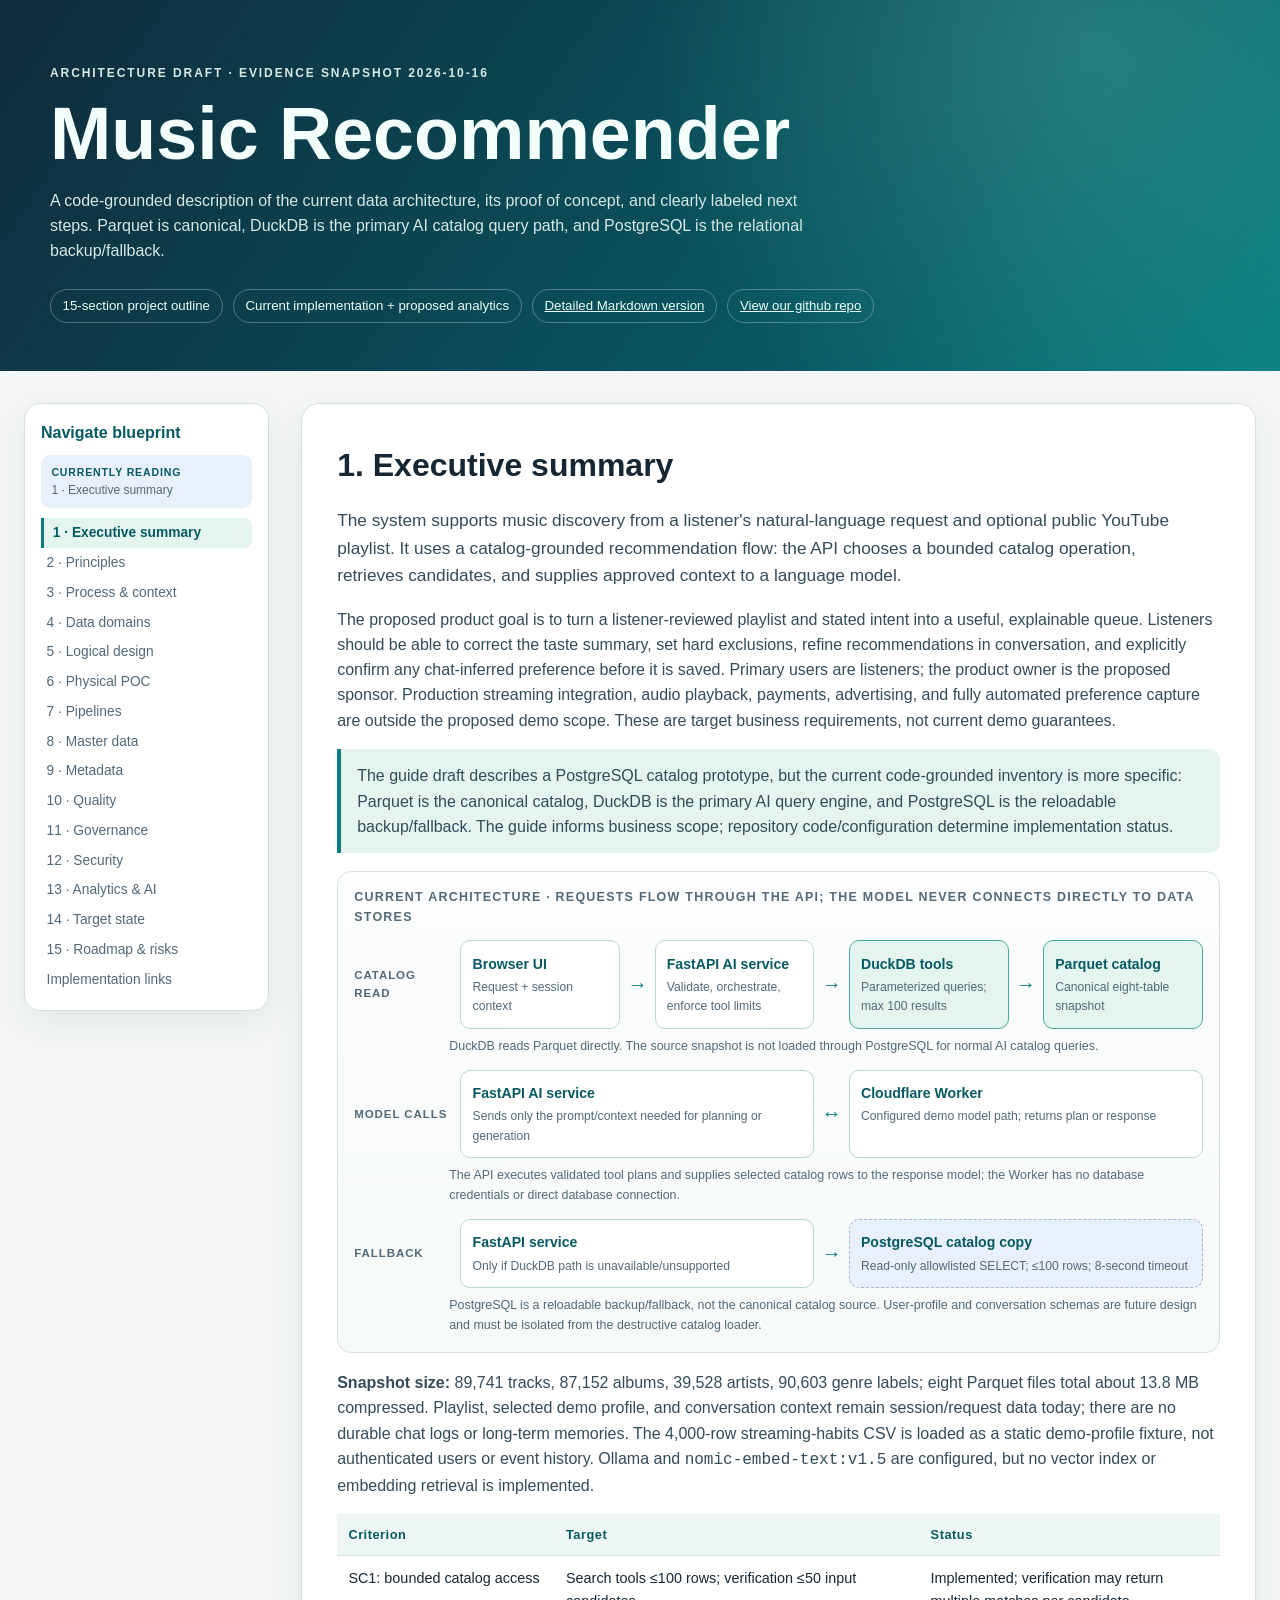
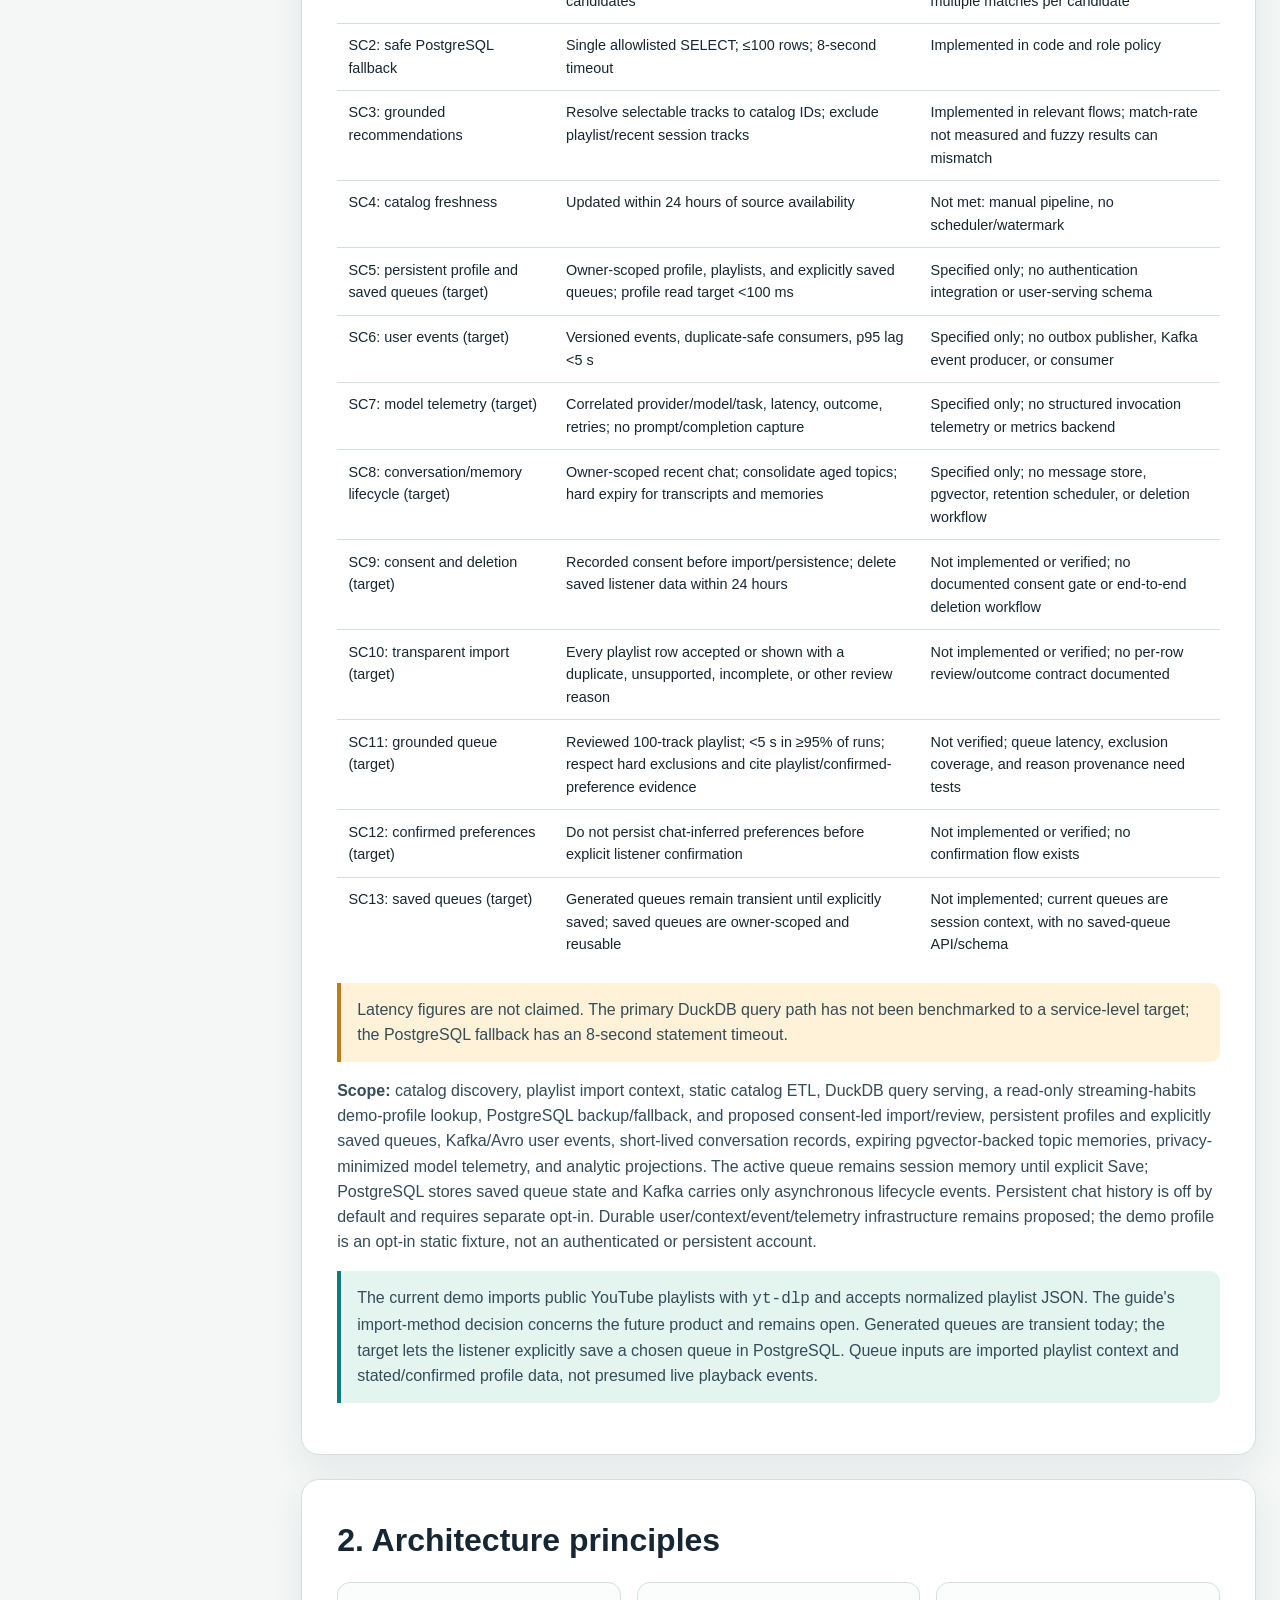
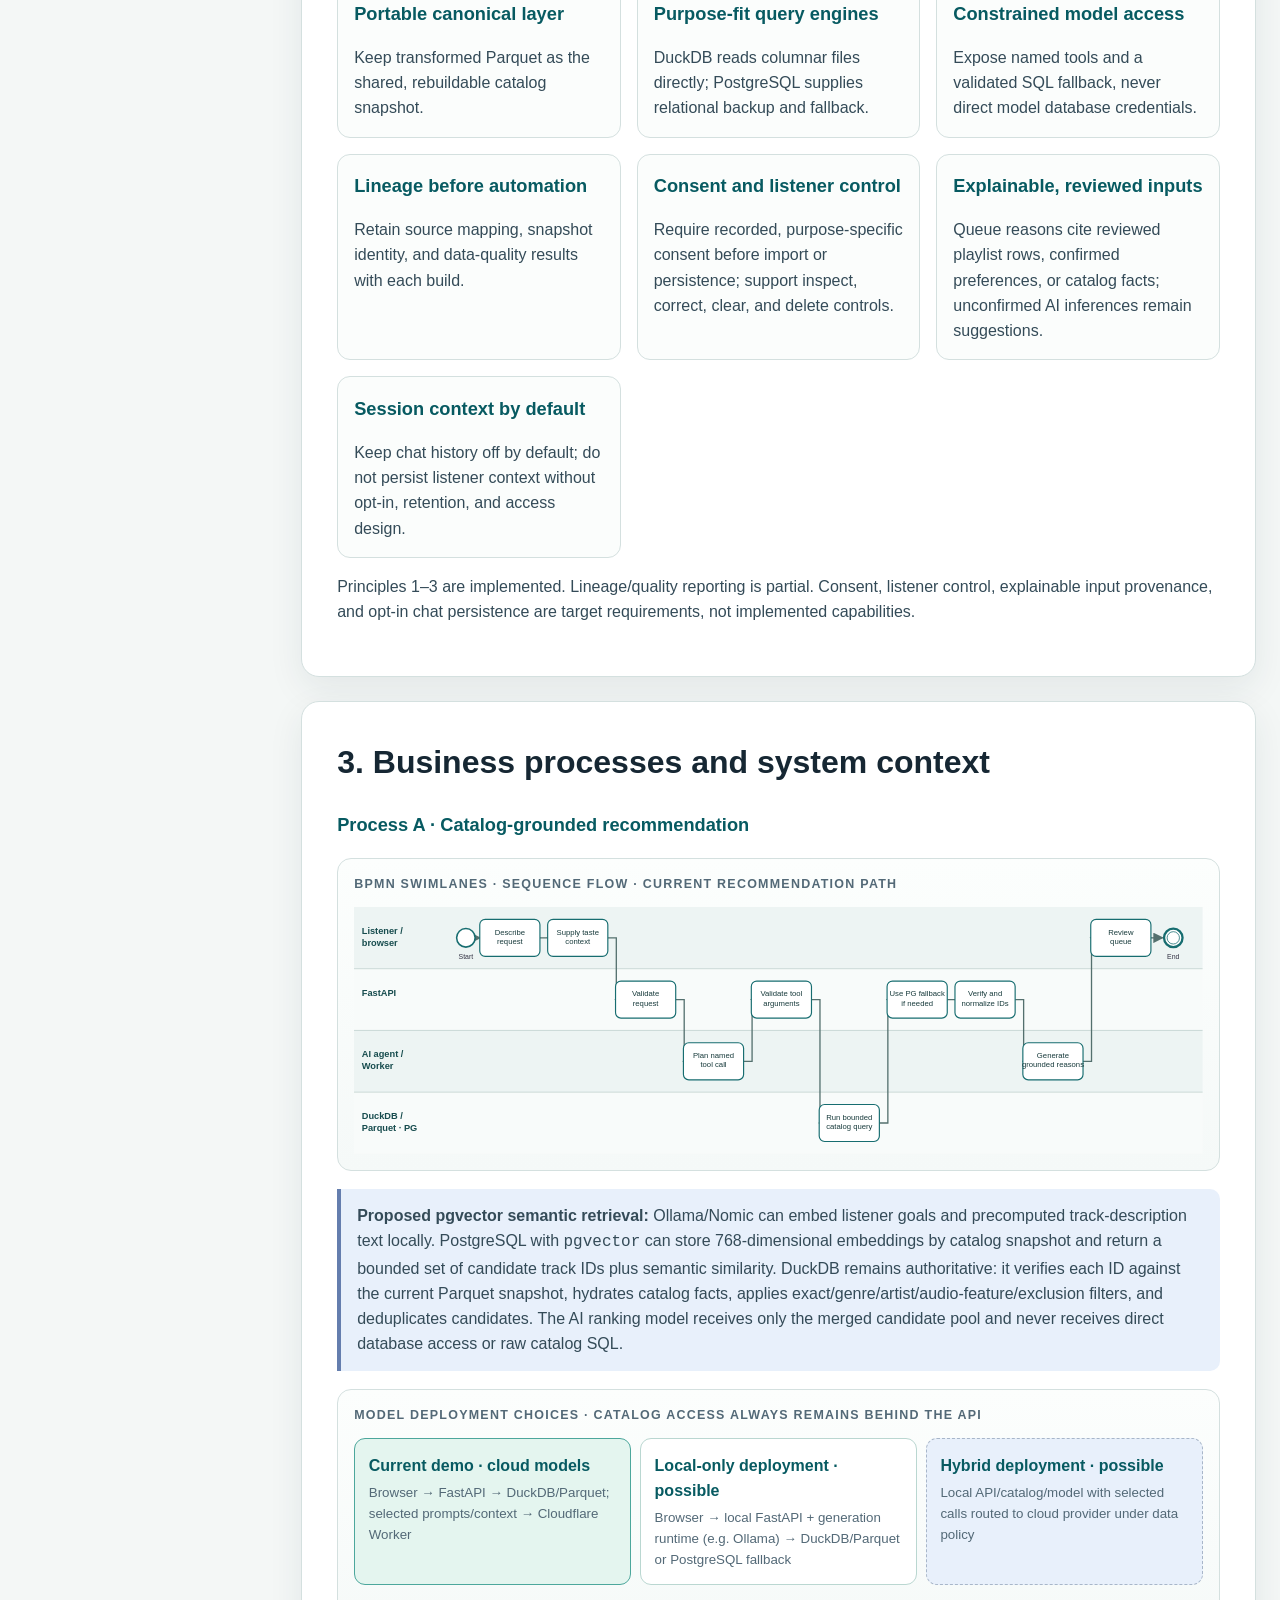
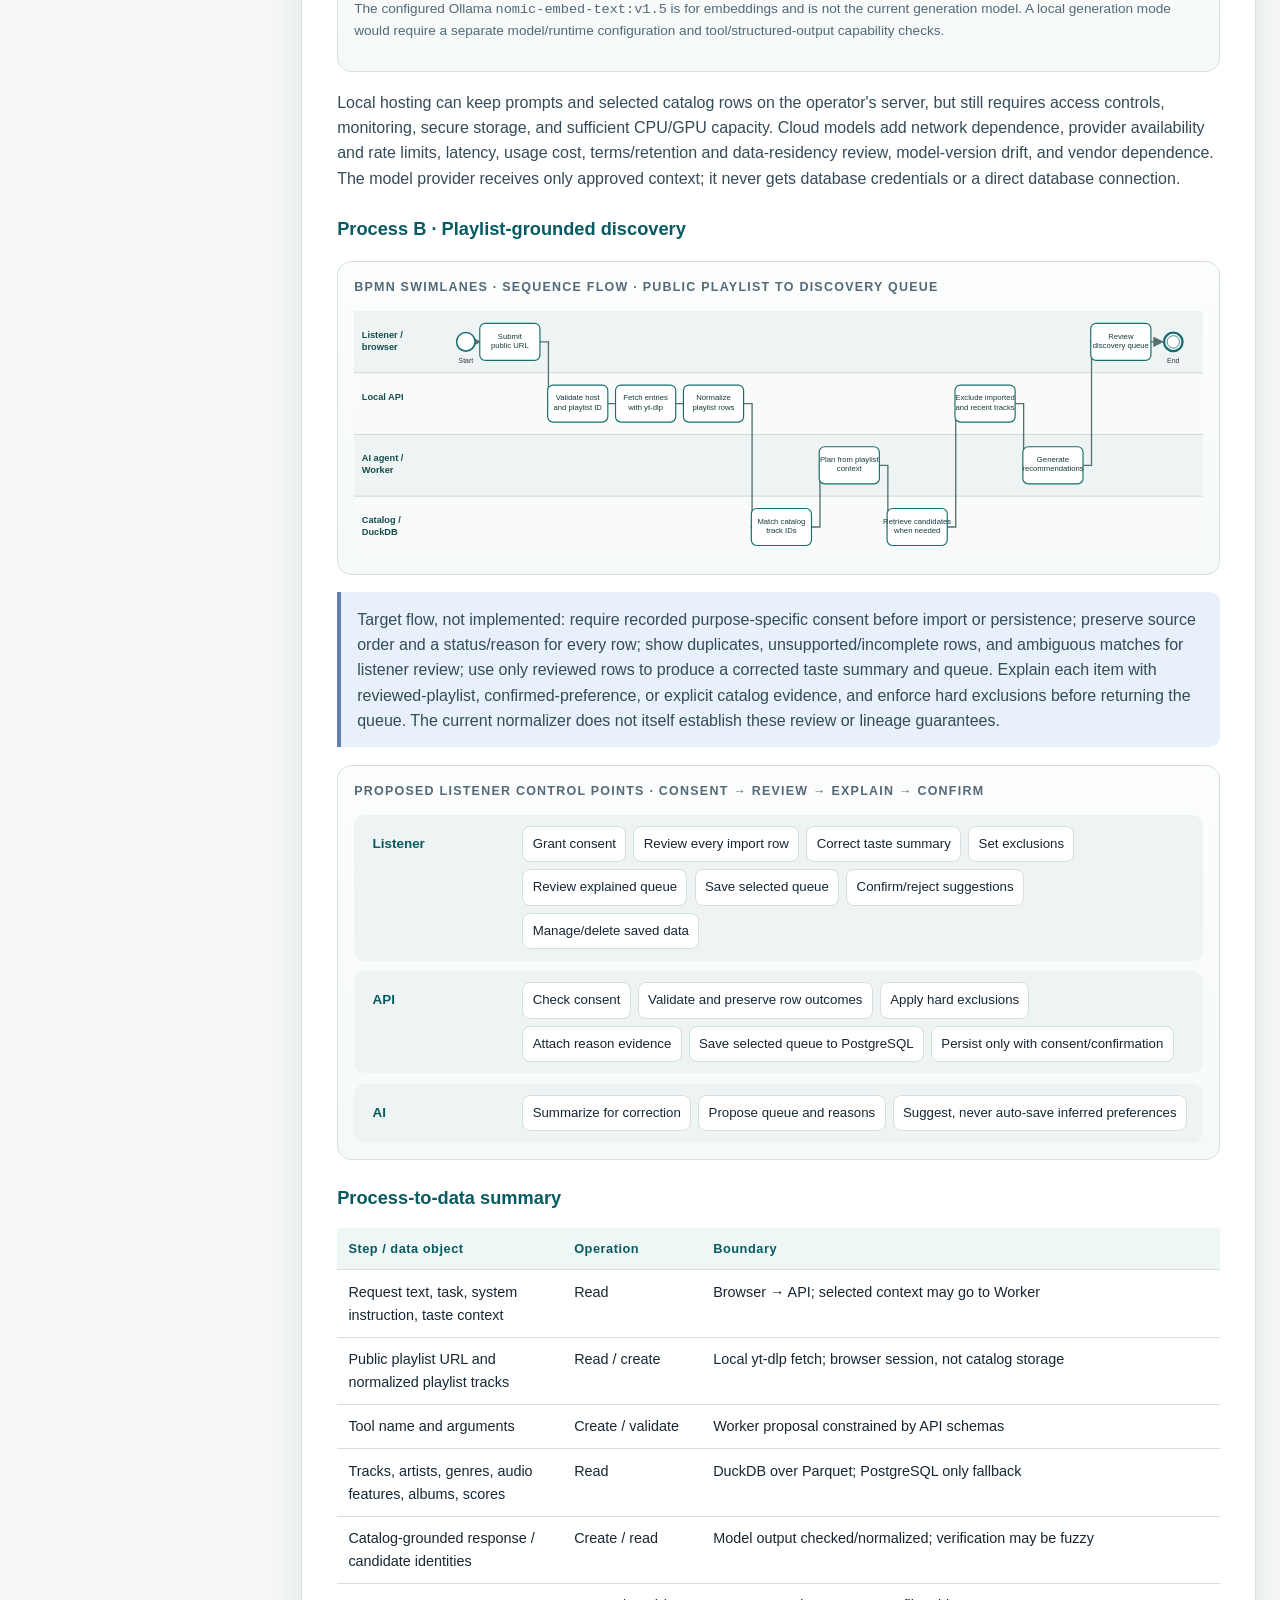
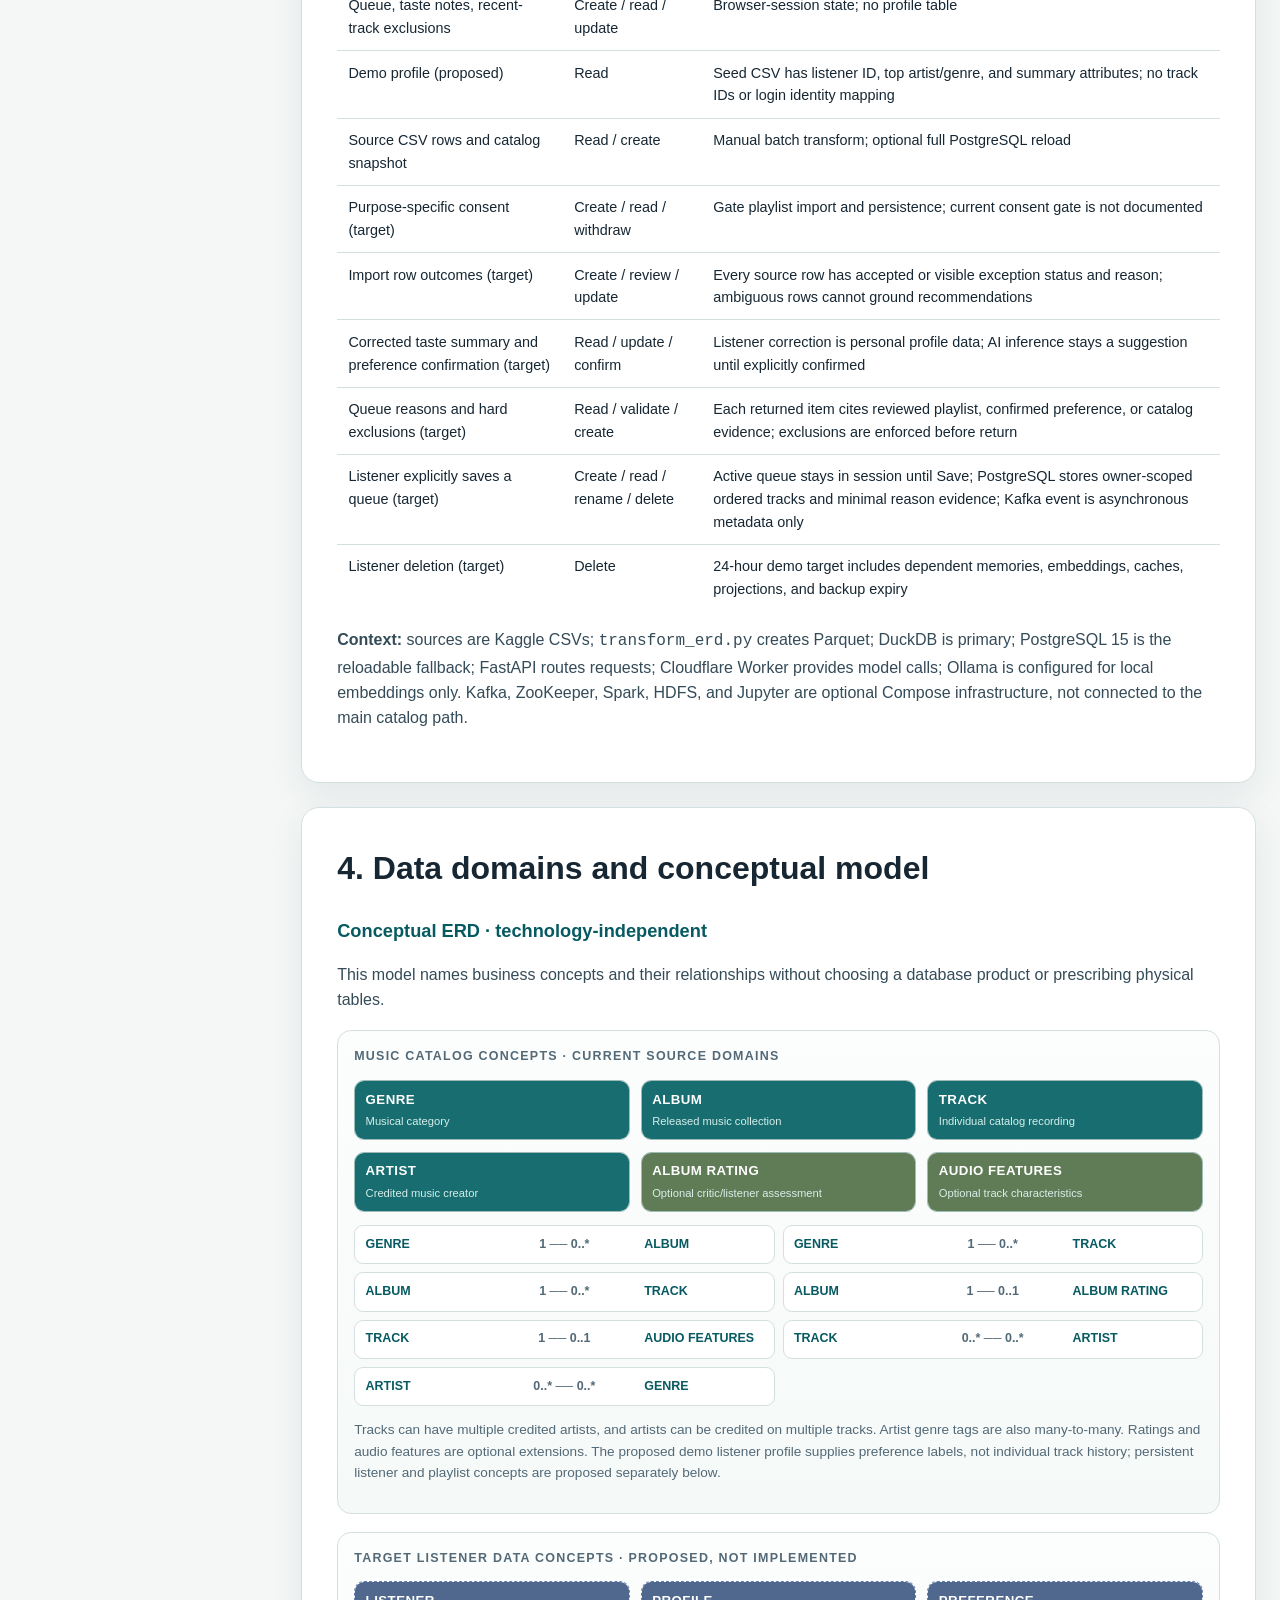
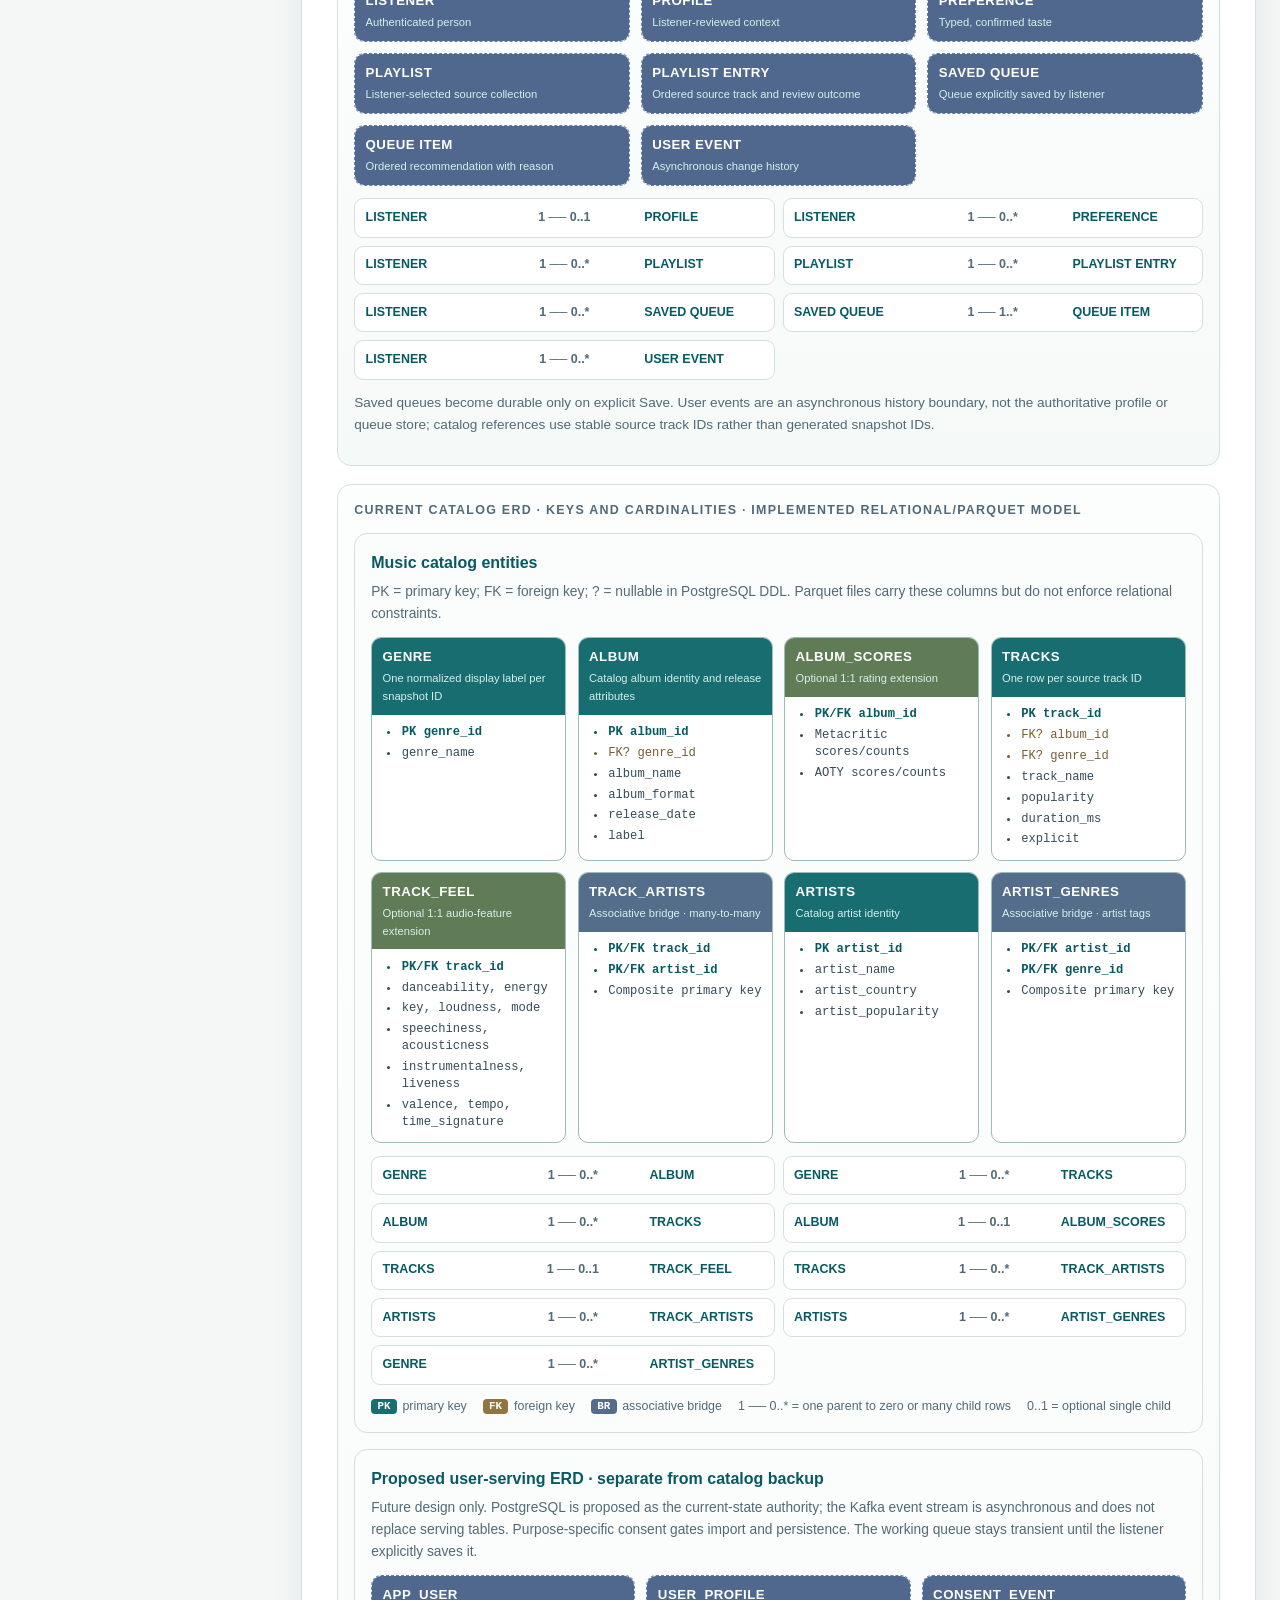
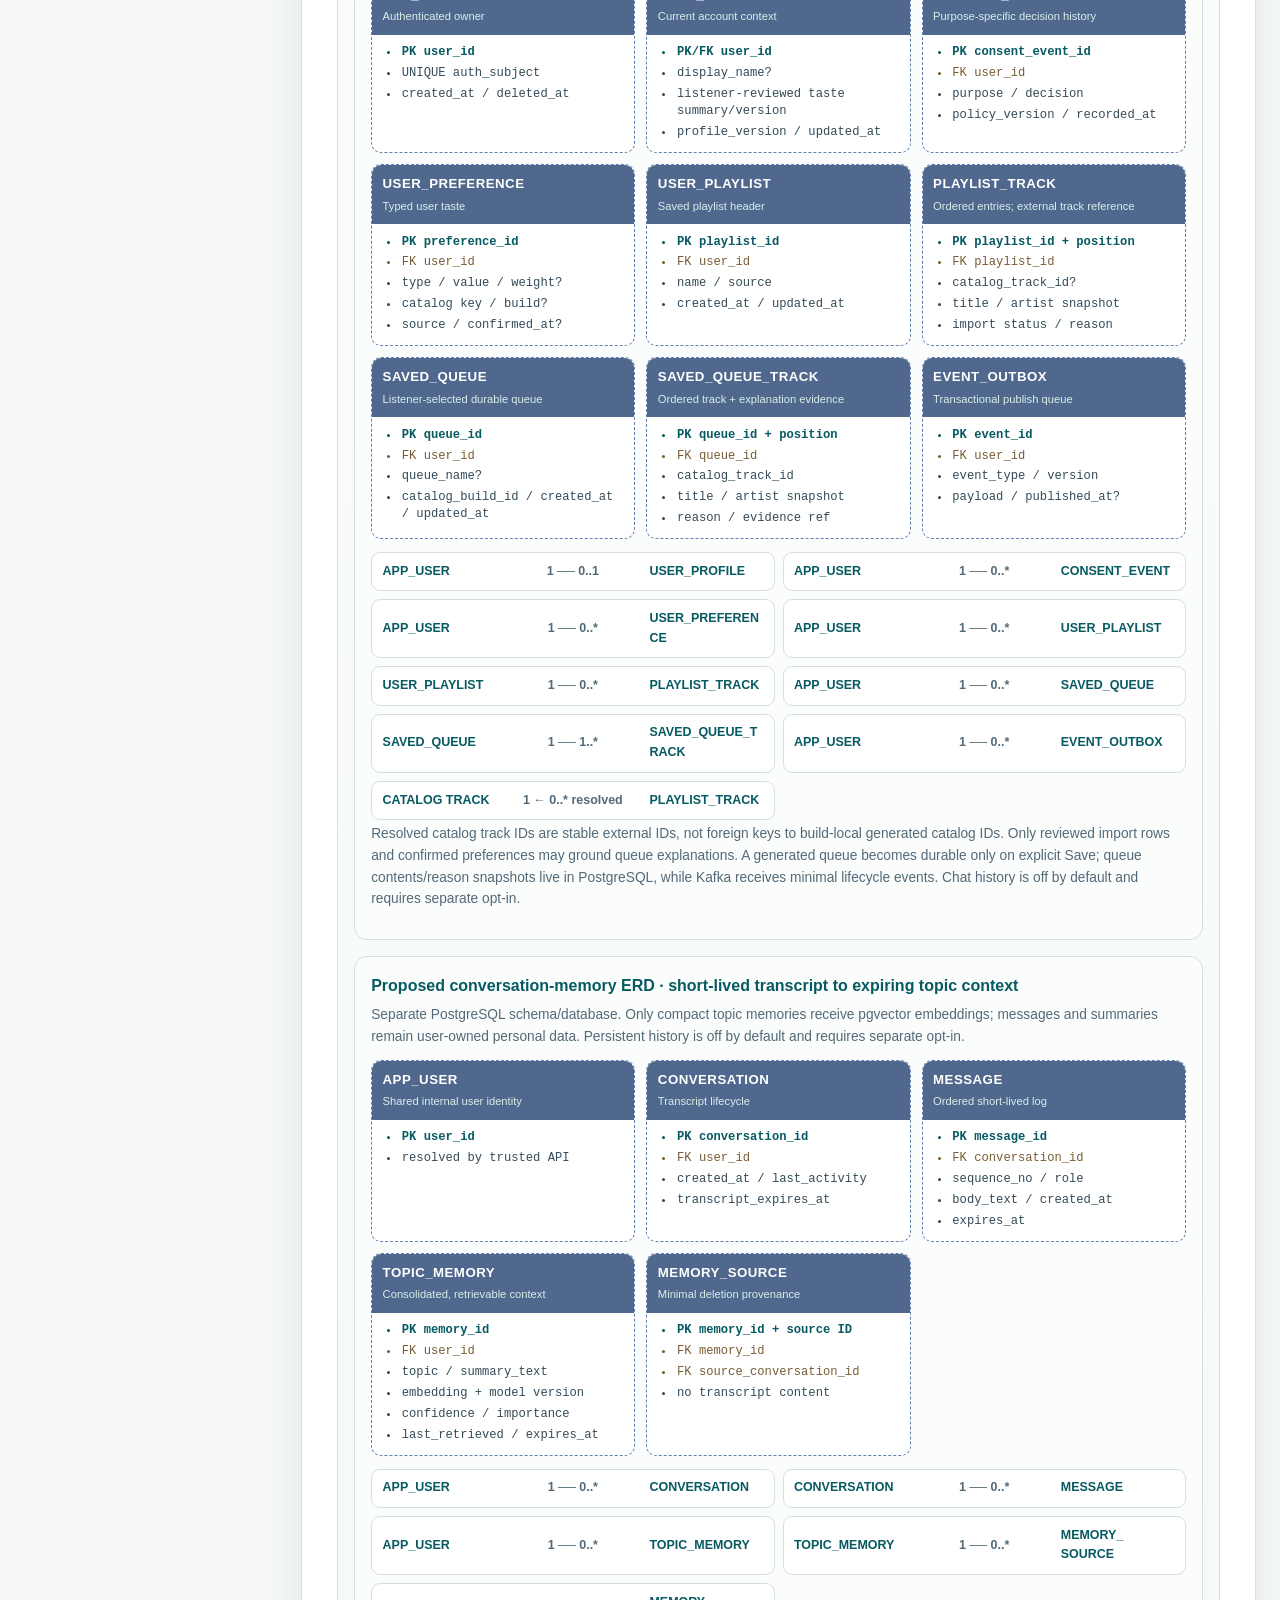
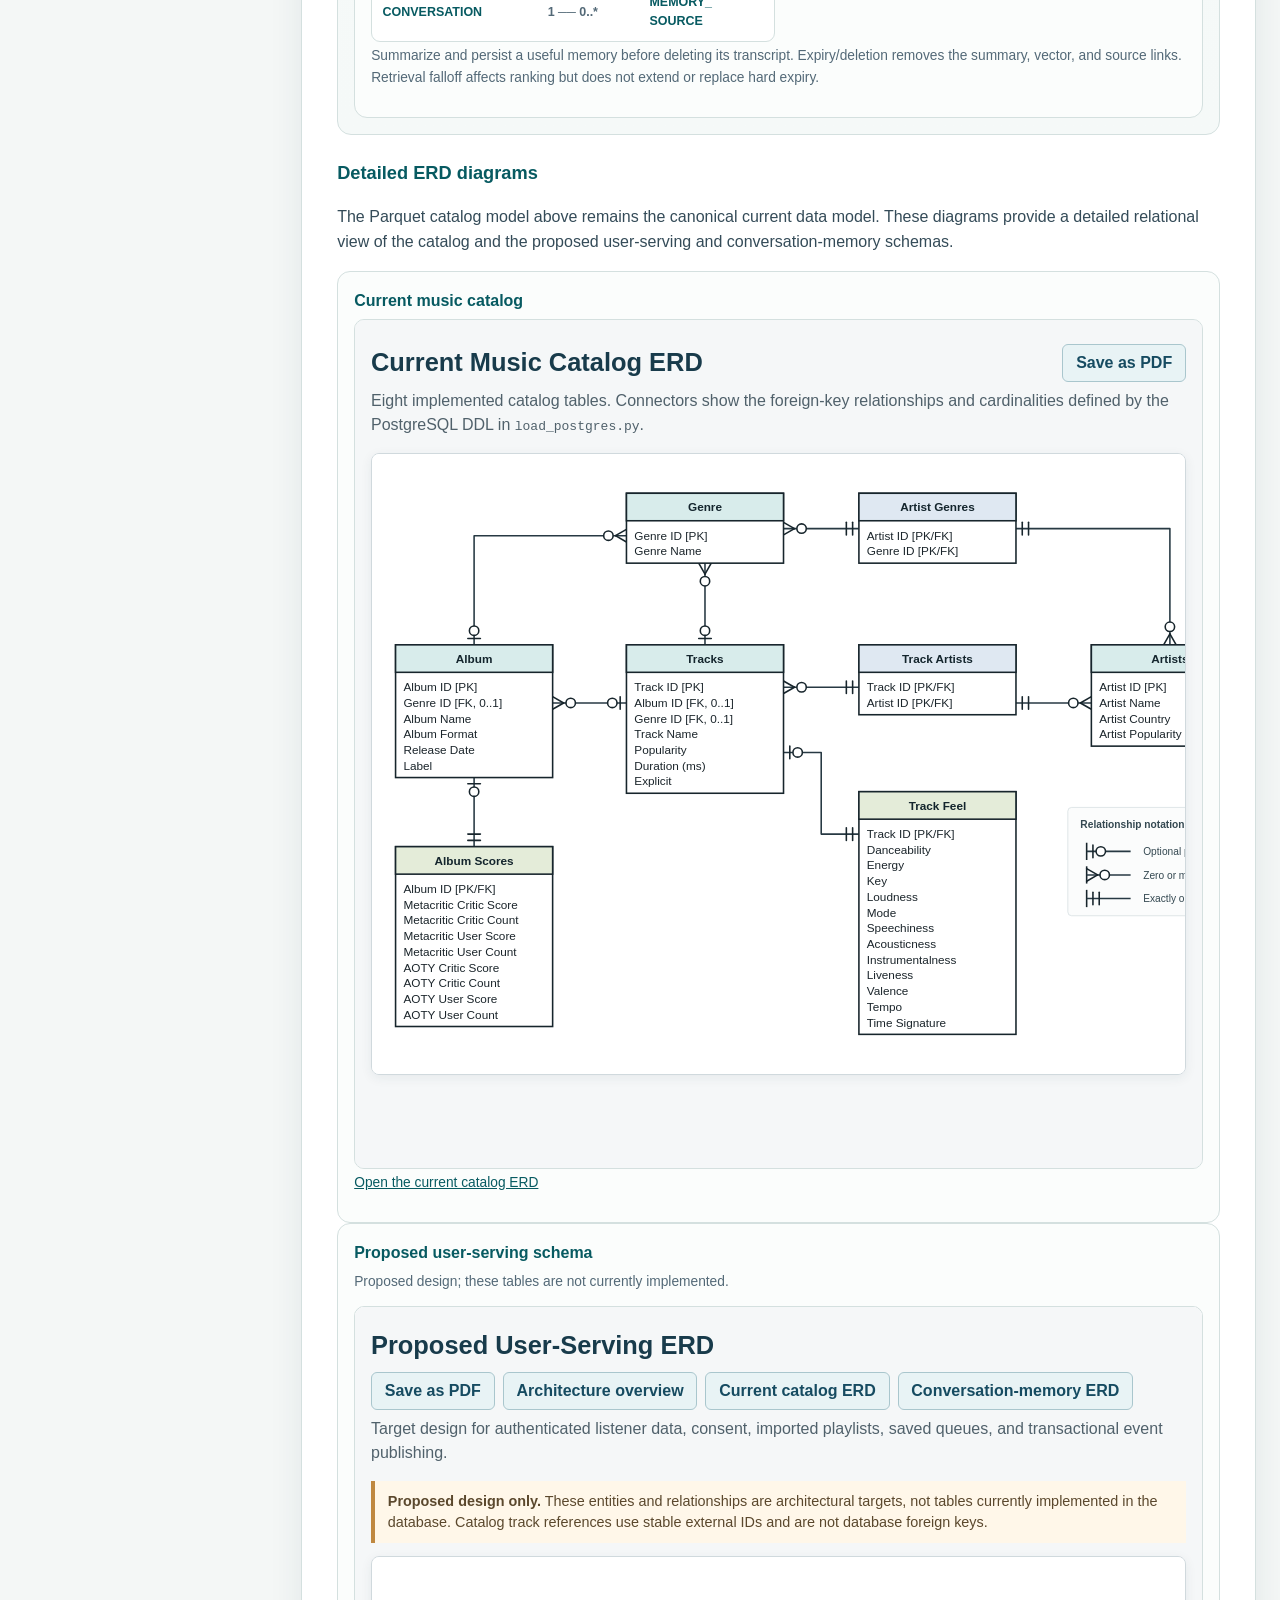
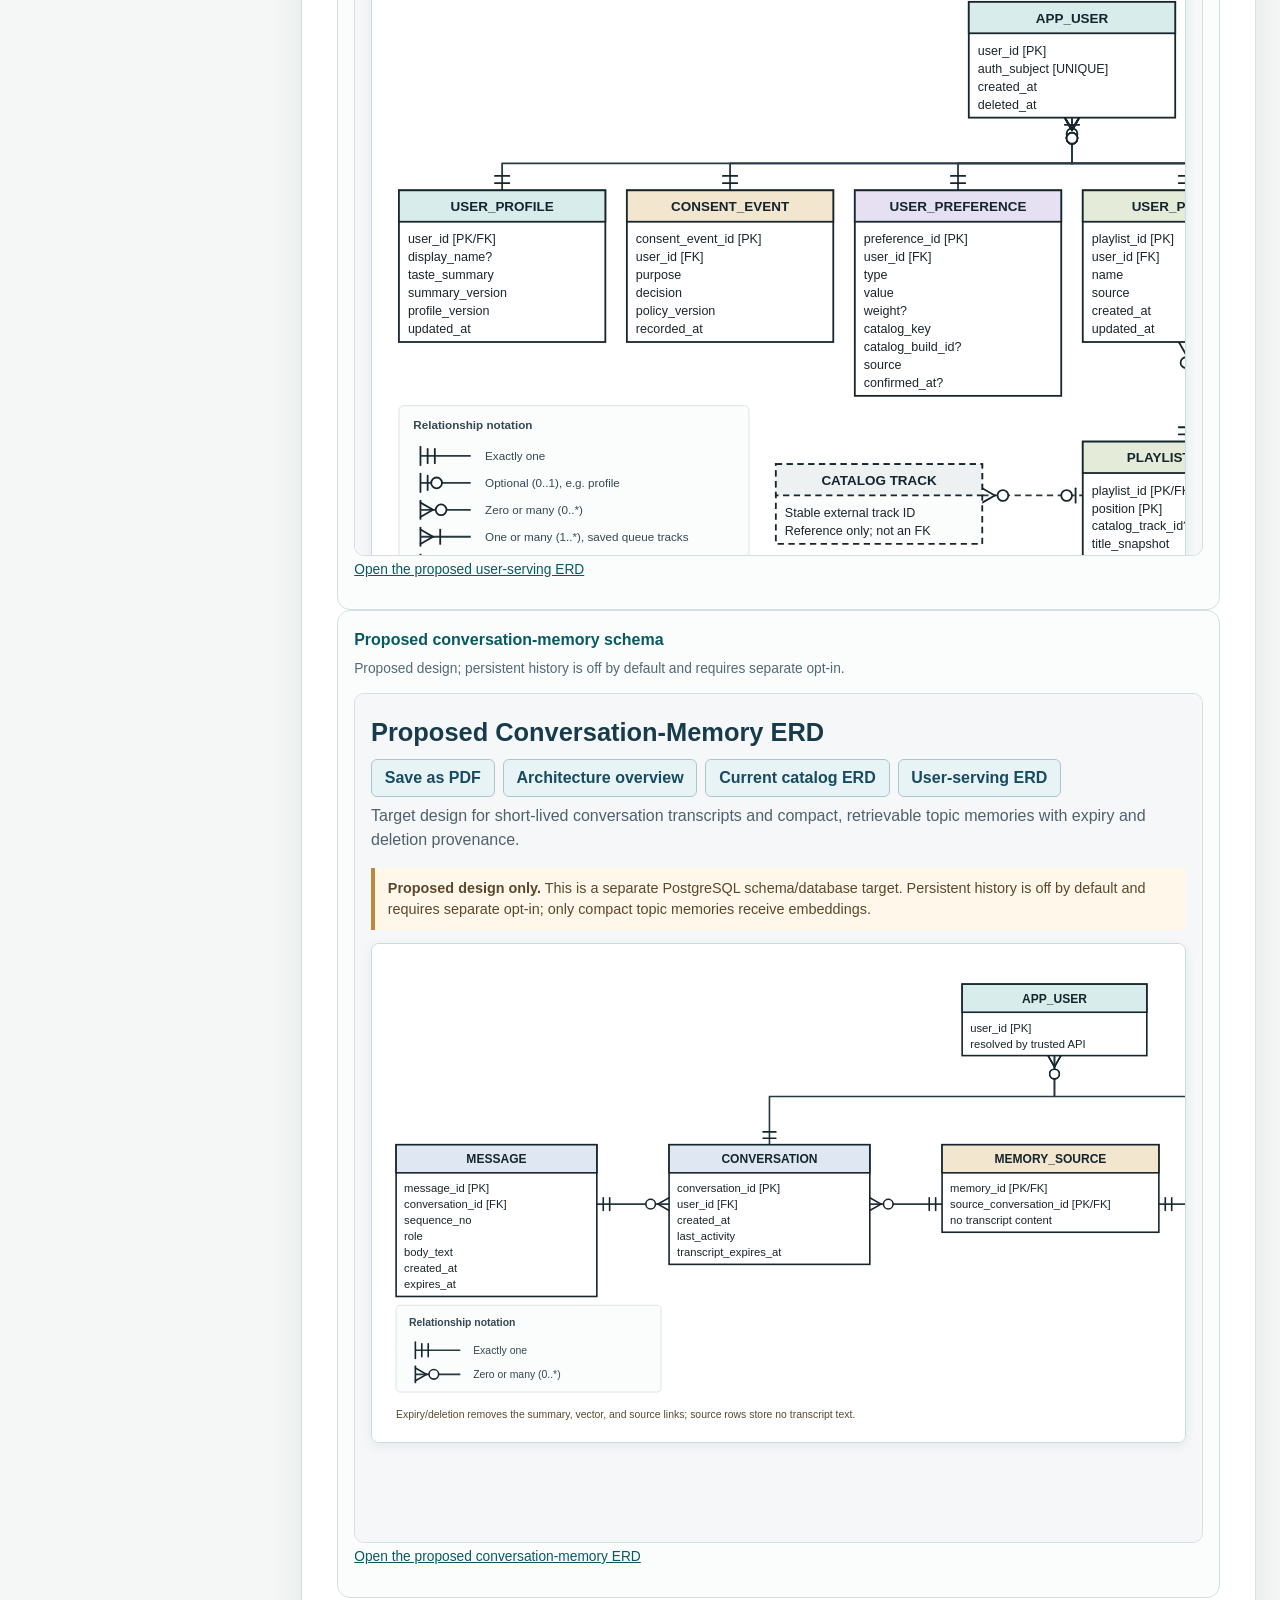
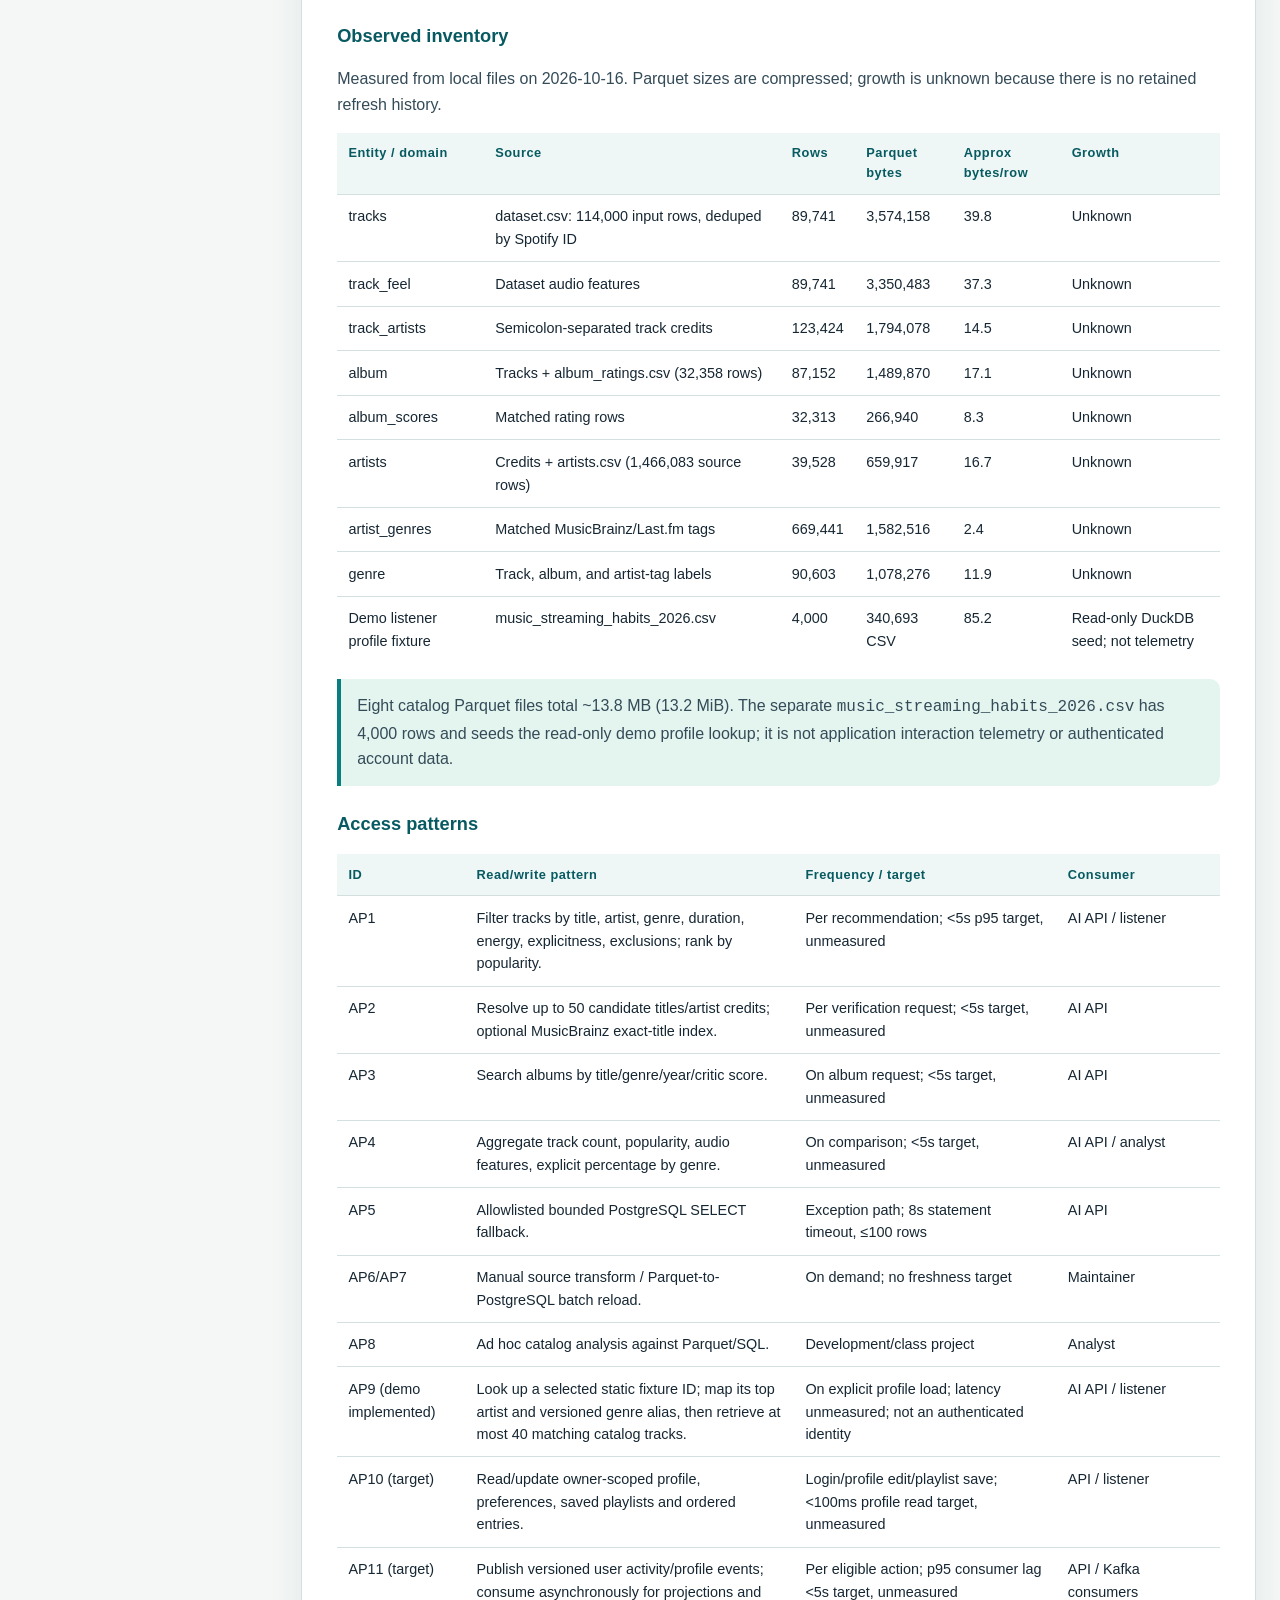
<file: reports/final/architecture.html>
<!doctype html>
<html lang="en">
<head>
  <meta charset="utf-8">
  <meta name="viewport" content="width=device-width, initial-scale=1">
  <meta name="description" content="Living data architecture blueprint for the music recommender.">
  <title>Music Recommender | Data Architecture Blueprint</title>
  <style>
    :root {
      color-scheme: light;
      --ink: #162733;
      --muted: #536977;
      --paper: #f4f7f6;
      --panel: #ffffff;
      --line: #d4e0df;
      --teal: #087e80;
      --teal-dark: #075a61;
      --mint: #e4f5ef;
      --blue: #e8f0fb;
      --amber: #fff2d8;
      --rose: #fff0ed;
      --shadow: 0 12px 35px rgb(21 53 62 / 8%);
    }

    * { box-sizing: border-box; }
    html { scroll-behavior: smooth; }
    body {
      margin: 0;
      color: var(--ink);
      background: var(--paper);
      font: 16px/1.58 "Segoe UI", Arial, sans-serif;
    }
    a { color: var(--teal-dark); }
    code, pre { font-family: Consolas, "Courier New", monospace; }
    code { overflow-wrap: anywhere; }
    pre {
      max-width: 100%;
      padding: 1rem;
      overflow: auto;
      border: 1px solid var(--line);
      border-radius: 12px;
      background: #f7faf9;
      color: #203642;
      font-size: .88rem;
      line-height: 1.48;
    }
    .hero {
      padding: 4rem max(1.25rem, calc((100vw - 1180px) / 2)) 3rem;
      color: #f3fffb;
      background:
        radial-gradient(circle at 85% 12%, rgb(132 227 196 / 25%), transparent 28rem),
        linear-gradient(125deg, #102b3b, #075b65 72%, #087e80);
    }
    .eyebrow {
      margin: 0 0 .8rem;
      color: #a8dfd0;
      font-size: .75rem;
      font-weight: 800;
      letter-spacing: .16em;
      text-transform: uppercase;
    }
    h1 { max-width: 850px; margin: 0; font-size: clamp(2.4rem, 6vw, 4.6rem); line-height: 1.03; }
    .hero p { max-width: 760px; color: #d5e9e5; }
    .meta { display: flex; flex-wrap: wrap; gap: .65rem; margin-top: 1.6rem; }
    .pill {
      display: inline-block;
      padding: .36rem .72rem;
      border: 1px solid rgb(255 255 255 / 28%);
      border-radius: 99px;
      color: #eafff7;
      font-size: .83rem;
    }
    .layout {
      display: grid;
      grid-template-columns: 245px minmax(0, 1fr);
      gap: 2rem;
      max-width: 1500px;
      margin: 0 auto;
      padding: 2rem 1.5rem 5rem;
    }
    nav {
      position: sticky;
      top: 1rem;
      align-self: start;
      max-height: calc(100vh - 2rem);
      overflow: auto;
      padding: 1rem;
      border: 1px solid var(--line);
      border-radius: 16px;
      background: var(--panel);
      box-shadow: var(--shadow);
    }
    nav strong { display: block; margin-bottom: .6rem; color: var(--teal-dark); }
    nav a {
      display: block;
      padding: .25rem .35rem;
      color: var(--muted);
      font-size: .86rem;
      text-decoration: none;
    }
    nav a:hover { color: var(--teal); text-decoration: underline; }
    nav a[aria-current="location"] {
      padding-left: .55rem;
      border-left: 3px solid var(--teal);
      border-radius: 0 8px 8px 0;
      background: var(--mint);
      color: var(--teal-dark);
      font-weight: 800;
      text-decoration: none;
    }
    .nav-current { margin: 0 0 .65rem; padding: .6rem .65rem; border-radius: 9px; background: var(--blue); color: var(--muted); font-size: .75rem; line-height: 1.35; }
    .nav-current span { display: block; margin-bottom: .2rem; color: var(--teal-dark); font-size: .66rem; font-weight: 800; letter-spacing: .08em; text-transform: uppercase; }
    .reading-indicator { display: none; }
    main { min-width: 0; }
    section {
      margin-bottom: 1.5rem;
      padding: clamp(1.2rem, 3vw, 2.2rem);
      border: 1px solid var(--line);
      border-radius: 18px;
      background: var(--panel);
      box-shadow: var(--shadow);
      scroll-margin-top: 1rem;
    }
    h2 { margin: 0 0 1rem; font-size: clamp(1.5rem, 3vw, 2rem); }
    h3 { margin: 1.5rem 0 .55rem; color: var(--teal-dark); font-size: 1.14rem; }
    p, li { color: #344b58; }
    .lead { max-width: 850px; font-size: 1.08rem; }
    .note, .warning, .future {
      margin: 1rem 0;
      padding: .9rem 1rem;
      border-left: 4px solid var(--teal);
      border-radius: 0 10px 10px 0;
      background: var(--mint);
    }
    .warning { border-color: #be7c16; background: var(--amber); }
    .future { border-color: #647eae; background: var(--blue); }
    .grid { display: grid; grid-template-columns: repeat(auto-fit, minmax(210px, 1fr)); gap: 1rem; }
    .card {
      padding: 1rem;
      border: 1px solid var(--line);
      border-radius: 13px;
      background: #fbfdfc;
    }
    .card h3 { margin: .1rem 0 .45rem; }
    .card p:last-child { margin-bottom: 0; }
    .metric { color: var(--teal-dark); font-size: 1.55rem; font-weight: 800; }
    .status { font-size: .77rem; font-weight: 800; letter-spacing: .05em; text-transform: uppercase; }
    .status.on { color: #16714e; }
    .status.partial { color: #91600b; }
    .status.off { color: #785c88; }
    .table-wrap { overflow-x: auto; margin: 1rem 0; }
    table { width: 100%; border-collapse: collapse; font-size: .9rem; }
    th, td { padding: .65rem .7rem; border-bottom: 1px solid var(--line); text-align: left; vertical-align: top; }
    th { color: var(--teal-dark); background: #eef7f5; font-size: .8rem; letter-spacing: .04em; }
    tr:last-child td { border-bottom: 0; }
    .diagram {
      margin: 1.1rem 0;
      padding: 1rem;
      border: 1px solid var(--line);
      border-radius: 14px;
      background: linear-gradient(180deg, #fcfefd, #f5f9f8);
    }
    .diagram-label { margin: 0 0 .8rem; color: var(--muted); font-size: .78rem; font-weight: 800; letter-spacing: .1em; text-transform: uppercase; }
    .flow {
      display: flex;
      flex-wrap: wrap;
      align-items: stretch;
      gap: .55rem;
    }
    .node {
      flex: 1 1 145px;
      min-width: 130px;
      padding: .85rem;
      border: 1px solid #bad7d1;
      border-radius: 11px;
      background: #fff;
    }
    .node b { display: block; color: var(--teal-dark); }
    .node small { display: block; margin-top: .25rem; color: var(--muted); }
    .arrow { align-self: center; color: var(--teal); font-size: 1.45rem; font-weight: 800; }
    .node.primary { border-color: #4ca79c; background: var(--mint); }
    .node.secondary { border-style: dashed; border-color: #a8b6c9; background: var(--blue); }
    .lanes { display: grid; gap: .65rem; }
    .lane {
      display: grid;
      grid-template-columns: 145px minmax(0, 1fr);
      gap: .75rem;
      align-items: start;
      padding: .7rem;
      border-radius: 11px;
      background: #edf4f3;
    }
    .lane-name { padding: .45rem; color: var(--teal-dark); font-size: .84rem; font-weight: 800; }
    .activities { display: flex; flex-wrap: wrap; gap: .45rem; }
    .activity { padding: .42rem .58rem; border: 1px solid var(--line); border-radius: 8px; background: white; font-size: .83rem; }
    .bpmn-svg { display: block; width: 100%; height: auto; }
    .erd-grid { display: grid; grid-template-columns: repeat(4, minmax(130px, 1fr)); gap: .6rem; }
    .entity {
      padding: .7rem;
      border: 1px solid #a8c8c3;
      border-radius: 10px;
      background: #fff;
      font-size: .83rem;
    }
    .entity b { display: block; margin-bottom: .3rem; color: var(--teal-dark); }
    .entity small { display: block; color: var(--muted); }
    .relations { margin-top: .8rem; color: var(--muted); font-size: .85rem; }
    .erd-detail { display: grid; gap: 1rem; }
    .erd-domain {
      padding: 1rem;
      border: 1px solid var(--line);
      border-radius: 13px;
      background: #fbfdfc;
    }
    .erd-domain h4 { margin: 0 0 .35rem; color: var(--teal-dark); font-size: 1rem; }
    .erd-domain > p { margin: .2rem 0 .8rem; color: var(--muted); font-size: .86rem; }
    .erd-entities { display: grid; grid-template-columns: repeat(4, minmax(0, 1fr)); gap: .7rem; }
    .erd-entities.proposed-grid { grid-template-columns: repeat(3, minmax(0, 1fr)); }
    .erd-entity {
      min-width: 0;
      overflow: hidden;
      border: 1px solid #9dbbb7;
      border-radius: 10px;
      background: white;
    }
    .erd-entity header { padding: .55rem .65rem; color: white; background: #176d70; font-size: .83rem; font-weight: 800; letter-spacing: .035em; }
    .erd-entity header small { display: block; margin-top: .15rem; color: #d6efea; font-size: .7rem; font-weight: 500; letter-spacing: 0; }
    .erd-entity ul { display: grid; gap: .24rem; margin: 0; padding: .6rem .65rem .7rem 1.75rem; font: .76rem/1.4 Consolas, "Courier New", monospace; }
    .erd-entity li { padding-left: .1rem; color: #344b58; overflow-wrap: anywhere; }
    .erd-entity li.pk { color: #075a61; font-weight: 800; }
    .erd-entity li.fk { color: #785c35; }
    .erd-entity.bridge header { background: #536d8a; }
    .erd-entity.extension header { background: #607c57; }
    .erd-entity.proposed { border-style: dashed; border-color: #647eae; }
    .erd-entity.proposed header { background: #50688e; }
    .erd-relations { display: grid; grid-template-columns: repeat(2, minmax(0, 1fr)); gap: .5rem; margin-top: .8rem; }
    .erd-relation {
      display: grid;
      grid-template-columns: minmax(0, .8fr) minmax(0, 1fr) minmax(0, .8fr);
      gap: .35rem;
      align-items: center;
      padding: .55rem .65rem;
      border: 1px solid var(--line);
      border-radius: 9px;
      background: white;
      font-size: .78rem;
    }
    .erd-relation strong { min-width: 0; color: var(--teal-dark); overflow-wrap: anywhere; }
    .erd-relation .cardinality { min-width: 0; color: var(--muted); text-align: center; font-weight: 700; }
    .erd-legend { display: flex; flex-wrap: wrap; gap: .5rem 1rem; margin-top: .75rem; color: var(--muted); font-size: .78rem; }
    .erd-legend span { display: inline-flex; align-items: center; gap: .35rem; }
    .legend-key { display: inline-grid; place-items: center; min-width: 1.6rem; padding: .08rem .25rem; border-radius: 4px; color: white; background: #176d70; font: 700 .68rem Consolas, monospace; }
    .legend-fk { background: #927342; }
    .legend-bridge { background: #536d8a; }
    .legend-proposed { background: #50688e; }
    .erd-flow {
      display: grid;
      grid-template-columns: minmax(0, 1fr) auto minmax(0, 1fr) auto minmax(0, 1fr);
      gap: .6rem;
      align-items: stretch;
    }
    .erd-step { padding: .8rem; border: 1px solid var(--line); border-radius: 10px; background: white; }
    .erd-step b { display: block; margin-bottom: .25rem; color: var(--teal-dark); }
    .erd-step small { color: var(--muted); }
    .erd-step.primary { border-color: #4ca79c; background: var(--mint); }
    .erd-step.future { border-color: #a8b6c9; background: var(--blue); }
    .erd-arrow { align-self: center; color: var(--teal); font-size: 1.35rem; font-weight: 800; }
    .erd-embed {
      display: block;
      width: 100%;
      height: 850px;
      border: 1px solid var(--line);
      border-radius: 10px;
      background: #f5f7f8;
    }
    .erd-embed-link { margin: .55rem 0 1.25rem; font-size: .86rem; }
    .print-summary { display: none; }
    .arch-flows { display: grid; gap: .85rem; }
    .arch-flow {
      display: grid;
      grid-template-columns: 95px minmax(0, 1fr);
      gap: .7rem;
      align-items: center;
    }
    .arch-flow-label { color: var(--muted); font-size: .72rem; font-weight: 800; letter-spacing: .08em; text-transform: uppercase; }
    .arch-flow-track { display: grid; grid-template-columns: minmax(0, 1fr) auto minmax(0, 1fr) auto minmax(0, 1fr) auto minmax(0, 1fr); gap: .45rem; align-items: stretch; }
    .arch-flow-track.compact { grid-template-columns: minmax(0, 1fr) auto minmax(0, 1fr); }
    .arch-node { min-width: 0; padding: .7rem; border: 1px solid #bad7d1; border-radius: 10px; background: white; }
    .arch-node b { display: block; color: var(--teal-dark); font-size: .88rem; }
    .arch-node small { display: block; margin-top: .2rem; color: var(--muted); font-size: .76rem; }
    .arch-node.primary { border-color: #4ca79c; background: var(--mint); }
    .arch-node.secondary { border-style: dashed; border-color: #a8b6c9; background: var(--blue); }
    .arch-arrow { align-self: center; color: var(--teal); font-size: 1.25rem; font-weight: 800; }
    .arch-flow-note { margin: -.35rem 0 0 95px; color: var(--muted); font-size: .78rem; }
    .tag { display: inline-block; margin: .15rem; padding: .18rem .48rem; border-radius: 99px; background: var(--blue); }
    .star {
      display: grid;
      grid-template-columns: repeat(5, minmax(110px, 1fr));
      gap: .55rem;
      align-items: center;
      text-align: center;
    }
    .star .fact { grid-column: 2 / 5; grid-row: 2; border: 2px solid #4ca79c; background: var(--mint); }
    .star .dim-a { grid-column: 1; grid-row: 2; }
    .star .dim-b { grid-column: 2; grid-row: 1; }
    .star .dim-c { grid-column: 4; grid-row: 1; }
    .star .dim-d { grid-column: 5; grid-row: 2; }
    .star .dim-e { grid-column: 3; grid-row: 3; }
    .star-relations { display: grid; grid-template-columns: repeat(2, minmax(0, 1fr)); gap: .5rem; margin-top: .8rem; }
    .star-relation { padding: .55rem .65rem; border: 1px solid var(--line); border-radius: 9px; background: white; color: var(--muted); font-size: .78rem; }
    .star-relation strong { color: var(--teal-dark); }
    .mock-dashboard {
      padding: 1rem;
      border-radius: 15px;
      background: #102b3b;
      color: white;
    }
    .mock-dashboard h3 { margin-top: 0; color: #b9e9d8; }
    .mock-dashboard p, .mock-dashboard td { color: #dfebea; }
    .mock-dashboard .metric { color: #9ce1c8; }
    .mock-dashboard th { color: #d9f7eb; background: #184452; }
    footer { max-width: 1200px; margin: 0 auto; padding: 0 1.5rem 3rem; color: var(--muted); font-size: .85rem; }
    @media (max-width: 900px) {
      .layout { grid-template-columns: 1fr; }
      nav { position: static; max-height: none; display: grid; grid-template-columns: repeat(2, 1fr); }
      nav strong { grid-column: 1 / -1; }
      nav .nav-current { grid-column: 1 / -1; }
      .reading-indicator { position: sticky; top: .5rem; z-index: 10; display: block; margin: 0 0 .8rem; padding: .65rem .8rem; border: 1px solid var(--line); border-left: 4px solid var(--teal); border-radius: 10px; background: rgb(255 255 255 / 96%); box-shadow: var(--shadow); color: var(--muted); font-size: .7rem; letter-spacing: .06em; text-transform: uppercase; }
      .reading-indicator strong { margin-left: .4rem; color: var(--teal-dark); font-size: .82rem; letter-spacing: 0; text-transform: none; }
      section { scroll-margin-top: 4.5rem; }
      .erd-entities { grid-template-columns: repeat(2, minmax(0, 1fr)); }
      .erd-entities.proposed-grid { grid-template-columns: repeat(2, minmax(0, 1fr)); }
      .erd-embed { height: 75vh; min-height: 620px; }
      .arch-flow { grid-template-columns: 1fr; }
      .arch-flow-track { grid-template-columns: 1fr; }
      .arch-flow-track.compact { grid-template-columns: 1fr; }
      .arch-arrow { justify-self: center; transform: rotate(90deg); }
      .arch-flow-note { margin-left: 0; }
    }
    @media (max-width: 620px) {
      .hero { padding-top: 3rem; }
      .lane { grid-template-columns: 1fr; }
      .erd-grid { grid-template-columns: repeat(2, 1fr); }
      .erd-entities { grid-template-columns: 1fr; }
      .erd-entities.proposed-grid { grid-template-columns: 1fr; }
      .erd-relations { grid-template-columns: 1fr; }
      .erd-relation { grid-template-columns: minmax(0, 1fr) minmax(0, 1fr); font-size: .73rem; }
      .erd-relation .cardinality { grid-column: 1 / -1; grid-row: 2; }
      .erd-relation strong:last-child { text-align: right; }
      .erd-flow { grid-template-columns: 1fr; }
      .erd-arrow { justify-self: center; transform: rotate(90deg); }
      .star-relations { grid-template-columns: 1fr; }
      .star { grid-template-columns: repeat(2, 1fr); text-align: left; }
      .star .fact, .star .dim-a, .star .dim-b, .star .dim-c, .star .dim-d, .star .dim-e { grid-column: auto; grid-row: auto; }
    }
    @media print {
      @page { size: letter; margin: .45in .5in; }
      body { background: white; font-size: 10pt; }
      .hero, nav, .reading-indicator { display: none !important; }
      .print-summary {
        display: block;
        min-height: 9.9in;
        padding: .1in .05in;
        color: var(--ink);
        break-after: page;
      }
      .print-summary h1 { margin: 0 0 .1in; font-size: 30pt; }
      .print-summary h2 { margin: 0 0 .15in; font-size: 14pt; }
      .print-summary p { margin: .08in 0; }
      .print-summary .summary-meta { color: var(--muted); font-size: 9pt; }
      .print-summary .summary-flow { margin: .12in 0; padding: .12in; border: 1px solid var(--line); border-radius: 8px; background: #f5f9f8; font-weight: 700; text-align: center; }
      .print-summary .summary-grid { display: grid; grid-template-columns: 1fr 1fr; gap: .1in .2in; margin: .12in 0; }
      .print-summary .summary-item { padding: .1in; border: 1px solid var(--line); border-radius: 7px; }
      .print-summary .summary-item strong { display: block; color: var(--teal-dark); }
      .print-summary .summary-status { margin-top: .1in; padding: .12in; border-left: 3px solid var(--teal); background: var(--mint); }
      .layout { display: block; max-width: none; padding: 0; }
      main { min-width: 0; }
      #s1 { display: none; }
      section { box-shadow: none; break-inside: auto; }
      .erd-domain { break-inside: avoid; }
      .erd-embed { height: 5.35in; }
      .erd-embed.user-serving { height: 4.15in; }
      .erd-embed.conversation-memory { height: 3.8in; }
      .data-dictionary { font-size: 7pt; }
      .data-dictionary th, .data-dictionary td { padding: .28rem .32rem; }
      .data-dictionary tr { break-inside: avoid; }
      .mapping-table { font-size: 7.2pt; }
      .mapping-table th, .mapping-table td { padding: .3rem .35rem; }
      .benchmark { font-size: 8pt; }
      .benchmark th, .benchmark td { padding: .28rem .32rem; }
      table thead { display: table-header-group; }
      table tr { break-inside: avoid; }
      h2, h3, h4 { break-after: avoid-page; page-break-after: avoid; }
      a { color: inherit; text-decoration: none; }
      footer { padding: 0; }
    }
  </style>
</head>
<body>
  <header class="hero">
    <p class="eyebrow">Architecture Draft · evidence snapshot 2026-10-16</p>
    <h1>Music Recommender</h1>
    <p>A code-grounded description of the current data architecture, its proof of concept, and clearly labeled next steps. Parquet is canonical, DuckDB is the primary AI catalog query path, and PostgreSQL is the relational backup/fallback.</p>
    <div class="meta">
      <span class="pill">15-section project outline</span>
      <span class="pill">Current implementation + proposed analytics</span>
      <span class="pill"><a href="./architecture.md" style="color:inherit">Detailed Markdown version</a></span>
      <span class="pill"><a href="https://github.com/htrussell/music-recommender-database" target="_blank" rel="noopener noreferrer" style="color:inherit">View our github repo</a></span>
    </div>
  </header>

  <section class="print-summary" aria-label="One-page executive summary">
    <p class="eyebrow">Data Architecture Blueprint · Evidence snapshot 2026-10-16</p>
    <h1>Music Recommender</h1>
    <h2>Executive summary</h2>
    <p>This blueprint describes a music-discovery assistant that turns a listener's natural-language request and optional public playlist into explainable, catalog-grounded recommendations. Primary users are listeners; the product owner is the proposed sponsor. Production streaming integration, playback, advertising, and fully automated preference capture are out of scope.</p>
    <div class="summary-flow">Browser → FastAPI → DuckDB → canonical Parquet catalog<br>FastAPI → Cloudflare Worker for model planning and generation<br>PostgreSQL → reloadable catalog backup and bounded read-only fallback<br><span>Proposed:</span> Ollama/Nomic → PostgreSQL pgvector candidate IDs → DuckDB hydration/filtering</div>
    <p><strong>Current design:</strong> the eight-table Zstandard Parquet snapshot is canonical; DuckDB queries those files directly and is the primary AI catalog path. The API validates requests and bounds tool results before selected context is sent to the configured Cloudflare Worker. PostgreSQL is a separately loaded backup/fallback, not the primary catalog. Playlist/profile context is browser-session data. Ollama is configured for embeddings, but no vector index or retrieval is implemented.</p>
    <div class="summary-grid">
      <div class="summary-item"><strong>Bounded access · implemented</strong>Catalog tools return at most 100 rows; track-verification requests accept at most 50 candidates.</div>
      <div class="summary-item"><strong>Safe fallback · implemented</strong>PostgreSQL fallback is read-only, allowlisted, limited to 100 rows, and has an 8-second statement timeout.</div>
      <div class="summary-item"><strong>Grounded discovery · partial</strong>Relevant flows verify candidates against the local catalog and exclude playlist/recent tracks; match quality is not measured and fuzzy mismatches remain possible.</div>
      <div class="summary-item"><strong>Freshness · not met</strong>Catalog transformation/loading is manual; no scheduler or freshness watermark ensures updates within 24 hours.</div>
    </div>
    <p class="summary-status"><strong>Target architecture, not current capability:</strong> consent-led playlist review, authenticated persistent profiles and saved queues, confirmed preferences, owner-scoped conversation memory, Kafka/Avro events, and model telemetry are specified as future work. No durable profile, queue, chat history, or memory store is implemented. Current snapshot: 89,741 tracks, 87,152 albums, 39,528 artists, and 90,603 genre labels across eight Parquet files (~13.8 MB compressed).</p>
    <p class="summary-meta">The detailed sections distinguish implemented behavior from proposals and identify unmeasured performance claims.</p>
  </section>

  <div class="layout">
    <nav aria-label="Blueprint sections">
      <strong>Navigate blueprint</strong>
      <div class="nav-current"><span>Currently reading</span><div id="navCurrentSection">1 · Executive summary</div></div>
      <a href="#s1">1 · Executive summary</a><a href="#s2">2 · Principles</a>
      <a href="#s3">3 · Process & context</a><a href="#s4">4 · Data domains</a>
      <a href="#s5">5 · Logical design</a><a href="#s6">6 · Physical POC</a>
      <a href="#s7">7 · Pipelines</a><a href="#s8">8 · Master data</a>
      <a href="#s9">9 · Metadata</a><a href="#s10">10 · Quality</a>
      <a href="#s11">11 · Governance</a><a href="#s12">12 · Security</a>
      <a href="#s13">13 · Analytics & AI</a><a href="#s14">14 · Target state</a>
      <a href="#s15">15 · Roadmap & risks</a><a href="#resources">Implementation links</a>
    </nav>

    <main>
      <div class="reading-indicator" aria-live="polite">Currently reading<strong id="mobileCurrentSection">1 · Executive summary</strong></div>
      <section id="s1">
        <h2>1. Executive summary</h2>
        <p class="lead">The system supports music discovery from a listener's natural-language request and optional public YouTube playlist. It uses a catalog-grounded recommendation flow: the API chooses a bounded catalog operation, retrieves candidates, and supplies approved context to a language model.</p>
        <p>The proposed product goal is to turn a listener-reviewed playlist and stated intent into a useful, explainable queue. Listeners should be able to correct the taste summary, set hard exclusions, refine recommendations in conversation, and explicitly confirm any chat-inferred preference before it is saved. Primary users are listeners; the product owner is the proposed sponsor. Production streaming integration, audio playback, payments, advertising, and fully automated preference capture are outside the proposed demo scope. These are target business requirements, not current demo guarantees.</p>
        <p class="note">The guide draft describes a PostgreSQL catalog prototype, but the current code-grounded inventory is more specific: Parquet is the canonical catalog, DuckDB is the primary AI query engine, and PostgreSQL is the reloadable backup/fallback. The guide informs business scope; repository code/configuration determine implementation status.</p>
        <div class="diagram">
          <p class="diagram-label">Current architecture · requests flow through the API; the model never connects directly to data stores</p>
          <div class="arch-flows">
            <div class="arch-flow">
              <div class="arch-flow-label">Catalog read</div>
              <div class="arch-flow-track">
                <div class="arch-node"><b>Browser UI</b><small>Request + session context</small></div><span class="arch-arrow">→</span>
                <div class="arch-node"><b>FastAPI AI service</b><small>Validate, orchestrate, enforce tool limits</small></div><span class="arch-arrow">→</span>
                <div class="arch-node primary"><b>DuckDB tools</b><small>Parameterized queries; max 100 results</small></div><span class="arch-arrow">→</span>
                <div class="arch-node primary"><b>Parquet catalog</b><small>Canonical eight-table snapshot</small></div>
              </div>
            </div>
            <p class="arch-flow-note">DuckDB reads Parquet directly. The source snapshot is not loaded through PostgreSQL for normal AI catalog queries.</p>
            <div class="arch-flow">
              <div class="arch-flow-label">Model calls</div>
              <div class="arch-flow-track compact">
                <div class="arch-node"><b>FastAPI AI service</b><small>Sends only the prompt/context needed for planning or generation</small></div><span class="arch-arrow">↔</span>
                <div class="arch-node"><b>Cloudflare Worker</b><small>Configured demo model path; returns plan or response</small></div>
              </div>
            </div>
            <p class="arch-flow-note">The API executes validated tool plans and supplies selected catalog rows to the response model; the Worker has no database credentials or direct database connection.</p>
            <div class="arch-flow">
              <div class="arch-flow-label">Fallback</div>
              <div class="arch-flow-track compact">
                <div class="arch-node"><b>FastAPI service</b><small>Only if DuckDB path is unavailable/unsupported</small></div><span class="arch-arrow">→</span>
                <div class="arch-node secondary"><b>PostgreSQL catalog copy</b><small>Read-only allowlisted SELECT; ≤100 rows; 8-second timeout</small></div>
              </div>
            </div>
            <p class="arch-flow-note">PostgreSQL is a reloadable backup/fallback, not the canonical catalog source. User-profile and conversation schemas are future design and must be isolated from the destructive catalog loader.</p>
          </div>
        </div>
        <p><strong>Snapshot size:</strong> 89,741 tracks, 87,152 albums, 39,528 artists, 90,603 genre labels; eight Parquet files total about 13.8 MB compressed. Playlist, selected demo profile, and conversation context remain session/request data today; there are no durable chat logs or long-term memories. The 4,000-row streaming-habits CSV is loaded as a static demo-profile fixture, not authenticated users or event history. Ollama and <code>nomic-embed-text:v1.5</code> are configured, but no vector index or embedding retrieval is implemented.</p>
        <div class="table-wrap"><table>
          <thead><tr><th>Criterion</th><th>Target</th><th>Status</th></tr></thead>
          <tbody>
            <tr><td>SC1: bounded catalog access</td><td>Search tools ≤100 rows; verification ≤50 input candidates</td><td>Implemented; verification may return multiple matches per candidate</td></tr>
            <tr><td>SC2: safe PostgreSQL fallback</td><td>Single allowlisted SELECT; ≤100 rows; 8-second timeout</td><td>Implemented in code and role policy</td></tr>
            <tr><td>SC3: grounded recommendations</td><td>Resolve selectable tracks to catalog IDs; exclude playlist/recent session tracks</td><td>Implemented in relevant flows; match-rate not measured and fuzzy results can mismatch</td></tr>
            <tr><td>SC4: catalog freshness</td><td>Updated within 24 hours of source availability</td><td>Not met: manual pipeline, no scheduler/watermark</td></tr>
            <tr><td>SC5: persistent profile and saved queues (target)</td><td>Owner-scoped profile, playlists, and explicitly saved queues; profile read target &lt;100 ms</td><td>Specified only; no authentication integration or user-serving schema</td></tr>
            <tr><td>SC6: user events (target)</td><td>Versioned events, duplicate-safe consumers, p95 lag &lt;5 s</td><td>Specified only; no outbox publisher, Kafka event producer, or consumer</td></tr>
            <tr><td>SC7: model telemetry (target)</td><td>Correlated provider/model/task, latency, outcome, retries; no prompt/completion capture</td><td>Specified only; no structured invocation telemetry or metrics backend</td></tr>
            <tr><td>SC8: conversation/memory lifecycle (target)</td><td>Owner-scoped recent chat; consolidate aged topics; hard expiry for transcripts and memories</td><td>Specified only; no message store, pgvector, retention scheduler, or deletion workflow</td></tr>
            <tr><td>SC9: consent and deletion (target)</td><td>Recorded consent before import/persistence; delete saved listener data within 24 hours</td><td>Not implemented or verified; no documented consent gate or end-to-end deletion workflow</td></tr>
            <tr><td>SC10: transparent import (target)</td><td>Every playlist row accepted or shown with a duplicate, unsupported, incomplete, or other review reason</td><td>Not implemented or verified; no per-row review/outcome contract documented</td></tr>
            <tr><td>SC11: grounded queue (target)</td><td>Reviewed 100-track playlist; &lt;5 s in ≥95% of runs; respect hard exclusions and cite playlist/confirmed-preference evidence</td><td>Not verified; queue latency, exclusion coverage, and reason provenance need tests</td></tr>
            <tr><td>SC12: confirmed preferences (target)</td><td>Do not persist chat-inferred preferences before explicit listener confirmation</td><td>Not implemented or verified; no confirmation flow exists</td></tr>
            <tr><td>SC13: saved queues (target)</td><td>Generated queues remain transient until explicitly saved; saved queues are owner-scoped and reusable</td><td>Not implemented; current queues are session context, with no saved-queue API/schema</td></tr>
          </tbody>
        </table></div>
        <p class="warning">Latency figures are not claimed. The primary DuckDB query path has not been benchmarked to a service-level target; the PostgreSQL fallback has an 8-second statement timeout.</p>
        <p><strong>Scope:</strong> catalog discovery, playlist import context, static catalog ETL, DuckDB query serving, a read-only streaming-habits demo-profile lookup, PostgreSQL backup/fallback, and proposed consent-led import/review, persistent profiles and explicitly saved queues, Kafka/Avro user events, short-lived conversation records, expiring pgvector-backed topic memories, privacy-minimized model telemetry, and analytic projections. The active queue remains session memory until explicit Save; PostgreSQL stores saved queue state and Kafka carries only asynchronous lifecycle events. Persistent chat history is off by default and requires separate opt-in. Durable user/context/event/telemetry infrastructure remains proposed; the demo profile is an opt-in static fixture, not an authenticated or persistent account.</p>
        <p class="note">The current demo imports public YouTube playlists with <code>yt-dlp</code> and accepts normalized playlist JSON. The guide's import-method decision concerns the future product and remains open. Generated queues are transient today; the target lets the listener explicitly save a chosen queue in PostgreSQL. Queue inputs are imported playlist context and stated/confirmed profile data, not presumed live playback events.</p>
      </section>

      <section id="s2">
        <h2>2. Architecture principles</h2>
        <div class="grid">
          <article class="card"><h3>Portable canonical layer</h3><p>Keep transformed Parquet as the shared, rebuildable catalog snapshot.</p></article>
          <article class="card"><h3>Purpose-fit query engines</h3><p>DuckDB reads columnar files directly; PostgreSQL supplies relational backup and fallback.</p></article>
          <article class="card"><h3>Constrained model access</h3><p>Expose named tools and a validated SQL fallback, never direct model database credentials.</p></article>
          <article class="card"><h3>Lineage before automation</h3><p>Retain source mapping, snapshot identity, and data-quality results with each build.</p></article>
          <article class="card"><h3>Consent and listener control</h3><p>Require recorded, purpose-specific consent before import or persistence; support inspect, correct, clear, and delete controls.</p></article>
          <article class="card"><h3>Explainable, reviewed inputs</h3><p>Queue reasons cite reviewed playlist rows, confirmed preferences, or catalog facts; unconfirmed AI inferences remain suggestions.</p></article>
          <article class="card"><h3>Session context by default</h3><p>Keep chat history off by default; do not persist listener context without opt-in, retention, and access design.</p></article>
        </div>
        <p>Principles 1–3 are implemented. Lineage/quality reporting is partial. Consent, listener control, explainable input provenance, and opt-in chat persistence are target requirements, not implemented capabilities.</p>
      </section>

      <section id="s3">
        <h2>3. Business processes and system context</h2>
        <h3>Process A · Catalog-grounded recommendation</h3>
        <div class="diagram">
          <p class="diagram-label">BPMN swimlanes · sequence flow · current recommendation path</p>
          <svg class="bpmn-svg" viewBox="0 0 1100 320" role="img" aria-label="BPMN process: listener submits request and taste context, API validates and routes it, AI plans a tool, API validates tool arguments, data stores return bounded candidates with PostgreSQL fallback if needed, API validates and normalizes results, AI generates reasons, and the listener reviews the queue.">
            <title>Catalog-grounded recommendation BPMN</title>
            <desc>One start event, ten ordered tasks across listener, API, AI, and data-store lanes, and one end event. Arrows show sequence flow.</desc>
            <defs><marker id="bpmn-arrow-a" markerWidth="8" markerHeight="8" refX="7" refY="4" orient="auto"><path d="M0,0 L8,4 L0,8 z" fill="#54706e"/></marker></defs>
            <rect x="0" y="0" width="1100" height="80" fill="#edf4f3"/><rect x="0" y="80" width="1100" height="80" fill="#f8fbfa"/><rect x="0" y="160" width="1100" height="80" fill="#edf4f3"/><rect x="0" y="240" width="1100" height="80" fill="#f8fbfa"/>
            <path d="M0 80H1100M0 160H1100M0 240H1100" stroke="#bfd1ce"/>
            <text x="10" y="35" font-size="12" font-weight="700" fill="#174c4e"><tspan x="10">Listener /</tspan><tspan x="10" dy="15">browser</tspan></text>
            <text x="10" y="115" font-size="12" font-weight="700" fill="#174c4e">FastAPI</text>
            <text x="10" y="195" font-size="12" font-weight="700" fill="#174c4e"><tspan x="10">AI agent /</tspan><tspan x="10" dy="15">Worker</tspan></text>
            <text x="10" y="275" font-size="12" font-weight="700" fill="#174c4e"><tspan x="10">DuckDB /</tspan><tspan x="10" dy="15">Parquet · PG</tspan></text>
            <g fill="none" stroke="#54706e" stroke-width="1.7" marker-end="url(#bpmn-arrow-a)">
              <path d="M157 40H163"/><path d="M241 40H252V40H251"/><path d="M329 40H340V120H339"/><path d="M417 120H428V200H427"/><path d="M505 200H516V120H515"/><path d="M593 120H604V280H603"/><path d="M681 280H692V120H691"/><path d="M769 120H780V120H779"/><path d="M857 120H868V200H867"/><path d="M945 200H956V40H955"/><path d="M1033 40H1048"/>
            </g>
            <circle cx="145" cy="40" r="12" fill="#fff" stroke="#176d70" stroke-width="2"/><text x="145" y="67" text-anchor="middle" font-size="9" fill="#334">Start</text>
            <g fill="#fff" stroke="#176d70" stroke-width="1.5">
              <rect x="163" y="16" width="78" height="48" rx="7"/><rect x="251" y="16" width="78" height="48" rx="7"/>
              <rect x="339" y="96" width="78" height="48" rx="7"/><rect x="427" y="176" width="78" height="48" rx="7"/>
              <rect x="515" y="96" width="78" height="48" rx="7"/><rect x="603" y="256" width="78" height="48" rx="7"/>
              <rect x="691" y="96" width="78" height="48" rx="7"/><rect x="779" y="96" width="78" height="48" rx="7"/>
              <rect x="867" y="176" width="78" height="48" rx="7"/><rect x="955" y="16" width="78" height="48" rx="7"/>
            </g>
            <g text-anchor="middle" font-size="10" fill="#183b3c">
              <text x="202" y="36"><tspan x="202">Describe</tspan><tspan x="202" dy="12">request</tspan></text>
              <text x="290" y="36"><tspan x="290">Supply taste</tspan><tspan x="290" dy="12">context</tspan></text>
              <text x="378" y="116"><tspan x="378">Validate</tspan><tspan x="378" dy="12">request</tspan></text>
              <text x="466" y="196"><tspan x="466">Plan named</tspan><tspan x="466" dy="12">tool call</tspan></text>
              <text x="554" y="116"><tspan x="554">Validate tool</tspan><tspan x="554" dy="12">arguments</tspan></text>
              <text x="642" y="276"><tspan x="642">Run bounded</tspan><tspan x="642" dy="12">catalog query</tspan></text>
              <text x="730" y="116"><tspan x="730">Use PG fallback</tspan><tspan x="730" dy="12">if needed</tspan></text>
              <text x="818" y="116"><tspan x="818">Verify and</tspan><tspan x="818" dy="12">normalize IDs</tspan></text>
              <text x="906" y="196"><tspan x="906">Generate</tspan><tspan x="906" dy="12">grounded reasons</tspan></text>
              <text x="994" y="36"><tspan x="994">Review</tspan><tspan x="994" dy="12">queue</tspan></text>
            </g>
            <circle cx="1062" cy="40" r="12" fill="#fff" stroke="#176d70" stroke-width="3"/><circle cx="1062" cy="40" r="8" fill="none" stroke="#176d70" stroke-width="1"/><text x="1062" y="67" text-anchor="middle" font-size="9" fill="#334">End</text>
          </svg>
        </div>
        <p class="future"><strong>Proposed pgvector semantic retrieval:</strong> Ollama/Nomic can embed listener goals and precomputed track-description text locally.
        PostgreSQL with <code>pgvector</code> can store 768-dimensional embeddings by catalog snapshot and return a bounded set of candidate track IDs plus semantic similarity.
        DuckDB remains authoritative: it verifies each ID against the current Parquet snapshot, hydrates catalog facts, applies exact/genre/artist/audio-feature/exclusion filters, and deduplicates candidates.
        The AI ranking model receives only the merged candidate pool and never receives direct database access or raw catalog SQL.</p>
        <div class="diagram">
          <p class="diagram-label">Model deployment choices · catalog access always remains behind the API</p>
          <div class="flow">
            <div class="node primary"><b>Current demo · cloud models</b><small>Browser → FastAPI → DuckDB/Parquet; selected prompts/context → Cloudflare Worker</small></div>
            <div class="node"><b>Local-only deployment · possible</b><small>Browser → local FastAPI + generation runtime (e.g. Ollama) → DuckDB/Parquet or PostgreSQL fallback</small></div>
            <div class="node secondary"><b>Hybrid deployment · possible</b><small>Local API/catalog/model with selected calls routed to cloud provider under data policy</small></div>
          </div>
          <p class="relations">The configured Ollama <code>nomic-embed-text:v1.5</code> is for embeddings and is not the current generation model. A local generation mode would require a separate model/runtime configuration and tool/structured-output capability checks.</p>
        </div>
        <p>Local hosting can keep prompts and selected catalog rows on the operator's server, but still requires access controls, monitoring, secure storage, and sufficient CPU/GPU capacity. Cloud models add network dependence, provider availability and rate limits, latency, usage cost, terms/retention and data-residency review, model-version drift, and vendor dependence. The model provider receives only approved context; it never gets database credentials or a direct database connection.</p>
        <h3>Process B · Playlist-grounded discovery</h3>
        <div class="diagram">
          <p class="diagram-label">BPMN swimlanes · sequence flow · public playlist to discovery queue</p>
          <svg class="bpmn-svg" viewBox="0 0 1100 320" role="img" aria-label="BPMN process: listener submits a public playlist URL, API validates and fetches it using yt-dlp, normalizes entries, catalog identities are matched, the AI plans from playlist context, candidates are retrieved as needed, imported and recent tracks are excluded, the AI generates recommendations, and the listener reviews the queue.">
            <title>Playlist-grounded discovery BPMN</title>
            <desc>One start event, ten ordered tasks across listener, API, catalog, and AI lanes, and one end event. Arrows show sequence flow.</desc>
            <defs><marker id="bpmn-arrow-b" markerWidth="8" markerHeight="8" refX="7" refY="4" orient="auto"><path d="M0,0 L8,4 L0,8 z" fill="#54706e"/></marker></defs>
            <rect x="0" y="0" width="1100" height="80" fill="#edf4f3"/><rect x="0" y="80" width="1100" height="80" fill="#f8fbfa"/><rect x="0" y="160" width="1100" height="80" fill="#edf4f3"/><rect x="0" y="240" width="1100" height="80" fill="#f8fbfa"/>
            <path d="M0 80H1100M0 160H1100M0 240H1100" stroke="#bfd1ce"/>
            <text x="10" y="35" font-size="12" font-weight="700" fill="#174c4e"><tspan x="10">Listener /</tspan><tspan x="10" dy="15">browser</tspan></text>
            <text x="10" y="115" font-size="12" font-weight="700" fill="#174c4e">Local API</text>
            <text x="10" y="195" font-size="12" font-weight="700" fill="#174c4e"><tspan x="10">AI agent /</tspan><tspan x="10" dy="15">Worker</tspan></text>
            <text x="10" y="275" font-size="12" font-weight="700" fill="#174c4e"><tspan x="10">Catalog /</tspan><tspan x="10" dy="15">DuckDB</tspan></text>
            <g fill="none" stroke="#54706e" stroke-width="1.7" marker-end="url(#bpmn-arrow-b)">
              <path d="M157 40H163"/><path d="M241 40H252V120H251"/><path d="M329 120H340V120H339"/><path d="M417 120H428V120H427"/><path d="M505 120H516V280H515"/><path d="M593 280H604V200H603"/><path d="M681 200H692V280H691"/><path d="M769 280H780V120H779"/><path d="M857 120H868V200H867"/><path d="M945 200H956V40H955"/><path d="M1033 40H1048"/>
            </g>
            <circle cx="145" cy="40" r="12" fill="#fff" stroke="#176d70" stroke-width="2"/><text x="145" y="67" text-anchor="middle" font-size="9" fill="#334">Start</text>
            <g fill="#fff" stroke="#176d70" stroke-width="1.5">
              <rect x="163" y="16" width="78" height="48" rx="7"/><rect x="251" y="96" width="78" height="48" rx="7"/>
              <rect x="339" y="96" width="78" height="48" rx="7"/><rect x="427" y="96" width="78" height="48" rx="7"/>
              <rect x="515" y="256" width="78" height="48" rx="7"/><rect x="603" y="176" width="78" height="48" rx="7"/>
              <rect x="691" y="256" width="78" height="48" rx="7"/><rect x="779" y="96" width="78" height="48" rx="7"/>
              <rect x="867" y="176" width="78" height="48" rx="7"/><rect x="955" y="16" width="78" height="48" rx="7"/>
            </g>
            <g text-anchor="middle" font-size="10" fill="#183b3c">
              <text x="202" y="36"><tspan x="202">Submit</tspan><tspan x="202" dy="12">public URL</tspan></text>
              <text x="290" y="116"><tspan x="290">Validate host</tspan><tspan x="290" dy="12">and playlist ID</tspan></text>
              <text x="378" y="116"><tspan x="378">Fetch entries</tspan><tspan x="378" dy="12">with yt-dlp</tspan></text>
              <text x="466" y="116"><tspan x="466">Normalize</tspan><tspan x="466" dy="12">playlist rows</tspan></text>
              <text x="554" y="276"><tspan x="554">Match catalog</tspan><tspan x="554" dy="12">track IDs</tspan></text>
              <text x="642" y="196"><tspan x="642">Plan from playlist</tspan><tspan x="642" dy="12">context</tspan></text>
              <text x="730" y="276"><tspan x="730">Retrieve candidates</tspan><tspan x="730" dy="12">when needed</tspan></text>
              <text x="818" y="116"><tspan x="818">Exclude imported</tspan><tspan x="818" dy="12">and recent tracks</tspan></text>
              <text x="906" y="196"><tspan x="906">Generate</tspan><tspan x="906" dy="12">recommendations</tspan></text>
              <text x="994" y="36"><tspan x="994">Review</tspan><tspan x="994" dy="12">discovery queue</tspan></text>
            </g>
            <circle cx="1062" cy="40" r="12" fill="#fff" stroke="#176d70" stroke-width="3"/><circle cx="1062" cy="40" r="8" fill="none" stroke="#176d70" stroke-width="1"/><text x="1062" y="67" text-anchor="middle" font-size="9" fill="#334">End</text>
          </svg>
        </div>
        <p class="future">Target flow, not implemented: require recorded purpose-specific consent before import or persistence; preserve source order and a status/reason for every row; show duplicates, unsupported/incomplete rows, and ambiguous matches for listener review; use only reviewed rows to produce a corrected taste summary and queue. Explain each item with reviewed-playlist, confirmed-preference, or explicit catalog evidence, and enforce hard exclusions before returning the queue. The current normalizer does not itself establish these review or lineage guarantees.</p>
        <div class="diagram">
          <p class="diagram-label">Proposed listener control points · consent → review → explain → confirm</p>
          <div class="lanes">
            <div class="lane"><div class="lane-name">Listener</div><div class="activities"><span class="activity">Grant consent</span><span class="activity">Review every import row</span><span class="activity">Correct taste summary</span><span class="activity">Set exclusions</span><span class="activity">Review explained queue</span><span class="activity">Save selected queue</span><span class="activity">Confirm/reject suggestions</span><span class="activity">Manage/delete saved data</span></div></div>
            <div class="lane"><div class="lane-name">API</div><div class="activities"><span class="activity">Check consent</span><span class="activity">Validate and preserve row outcomes</span><span class="activity">Apply hard exclusions</span><span class="activity">Attach reason evidence</span><span class="activity">Save selected queue to PostgreSQL</span><span class="activity">Persist only with consent/confirmation</span></div></div>
            <div class="lane"><div class="lane-name">AI</div><div class="activities"><span class="activity">Summarize for correction</span><span class="activity">Propose queue and reasons</span><span class="activity">Suggest, never auto-save inferred preferences</span></div></div>
          </div>
        </div>
        <h3>Process-to-data summary</h3>
        <div class="table-wrap"><table>
          <thead><tr><th>Step / data object</th><th>Operation</th><th>Boundary</th></tr></thead>
          <tbody>
            <tr><td>Request text, task, system instruction, taste context</td><td>Read</td><td>Browser → API; selected context may go to Worker</td></tr>
            <tr><td>Public playlist URL and normalized playlist tracks</td><td>Read / create</td><td>Local yt-dlp fetch; browser session, not catalog storage</td></tr>
            <tr><td>Tool name and arguments</td><td>Create / validate</td><td>Worker proposal constrained by API schemas</td></tr>
            <tr><td>Tracks, artists, genres, audio features, albums, scores</td><td>Read</td><td>DuckDB over Parquet; PostgreSQL only fallback</td></tr>
            <tr><td>Catalog-grounded response / candidate identities</td><td>Create / read</td><td>Model output checked/normalized; verification may be fuzzy</td></tr>
            <tr><td>Queue, taste notes, recent-track exclusions</td><td>Create / read / update</td><td>Browser-session state; no profile table</td></tr>
            <tr><td>Demo profile (proposed)</td><td>Read</td><td>Seed CSV has listener ID, top artist/genre, and summary attributes; no track IDs or login identity mapping</td></tr>
            <tr><td>Source CSV rows and catalog snapshot</td><td>Read / create</td><td>Manual batch transform; optional full PostgreSQL reload</td></tr>
            <tr><td>Purpose-specific consent (target)</td><td>Create / read / withdraw</td><td>Gate playlist import and persistence; current consent gate is not documented</td></tr>
            <tr><td>Import row outcomes (target)</td><td>Create / review / update</td><td>Every source row has accepted or visible exception status and reason; ambiguous rows cannot ground recommendations</td></tr>
            <tr><td>Corrected taste summary and preference confirmation (target)</td><td>Read / update / confirm</td><td>Listener correction is personal profile data; AI inference stays a suggestion until explicitly confirmed</td></tr>
            <tr><td>Queue reasons and hard exclusions (target)</td><td>Read / validate / create</td><td>Each returned item cites reviewed playlist, confirmed preference, or catalog evidence; exclusions are enforced before return</td></tr>
            <tr><td>Listener explicitly saves a queue (target)</td><td>Create / read / rename / delete</td><td>Active queue stays in session until Save; PostgreSQL stores owner-scoped ordered tracks and minimal reason evidence; Kafka event is asynchronous metadata only</td></tr>
            <tr><td>Listener deletion (target)</td><td>Delete</td><td>24-hour demo target includes dependent memories, embeddings, caches, projections, and backup expiry</td></tr>
          </tbody>
        </table></div>
        <p><strong>Context:</strong> sources are Kaggle CSVs; <code>transform_erd.py</code> creates Parquet; DuckDB is primary; PostgreSQL 15 is the reloadable fallback; FastAPI routes requests; Cloudflare Worker provides model calls; Ollama is configured for local embeddings only. Kafka, ZooKeeper, Spark, HDFS, and Jupyter are optional Compose infrastructure, not connected to the main catalog path.</p>
      </section>

      <section id="s4">
        <h2>4. Data domains and conceptual model</h2>
        <h3>Conceptual ERD · technology-independent</h3>
        <p>This model names business concepts and their relationships without choosing a database product or prescribing physical tables.</p>
        <div class="diagram">
          <p class="diagram-label">Music catalog concepts · current source domains</p>
          <div class="erd-entities proposed-grid">
            <article class="erd-entity"><header>GENRE<small>Musical category</small></header></article>
            <article class="erd-entity"><header>ALBUM<small>Released music collection</small></header></article>
            <article class="erd-entity"><header>TRACK<small>Individual catalog recording</small></header></article>
            <article class="erd-entity"><header>ARTIST<small>Credited music creator</small></header></article>
            <article class="erd-entity extension"><header>ALBUM RATING<small>Optional critic/listener assessment</small></header></article>
            <article class="erd-entity extension"><header>AUDIO FEATURES<small>Optional track characteristics</small></header></article>
          </div>
          <div class="erd-relations" aria-label="Technology-independent conceptual relationships">
            <div class="erd-relation"><strong>GENRE</strong><span class="cardinality">1 ── 0..*</span><strong>ALBUM</strong></div>
            <div class="erd-relation"><strong>GENRE</strong><span class="cardinality">1 ── 0..*</span><strong>TRACK</strong></div>
            <div class="erd-relation"><strong>ALBUM</strong><span class="cardinality">1 ── 0..*</span><strong>TRACK</strong></div>
            <div class="erd-relation"><strong>ALBUM</strong><span class="cardinality">1 ── 0..1</span><strong>ALBUM RATING</strong></div>
            <div class="erd-relation"><strong>TRACK</strong><span class="cardinality">1 ── 0..1</span><strong>AUDIO FEATURES</strong></div>
            <div class="erd-relation"><strong>TRACK</strong><span class="cardinality">0..* ── 0..*</span><strong>ARTIST</strong></div>
            <div class="erd-relation"><strong>ARTIST</strong><span class="cardinality">0..* ── 0..*</span><strong>GENRE</strong></div>
          </div>
          <p class="relations">Tracks can have multiple credited artists, and artists can be credited on multiple tracks. Artist genre tags are also many-to-many. Ratings and audio features are optional extensions. The proposed demo listener profile supplies preference labels, not individual track history; persistent listener and playlist concepts are proposed separately below.</p>
        </div>
        <div class="diagram">
          <p class="diagram-label">Target listener data concepts · proposed, not implemented</p>
          <div class="erd-entities proposed-grid">
            <article class="erd-entity proposed"><header>LISTENER<small>Authenticated person</small></header></article>
            <article class="erd-entity proposed"><header>PROFILE<small>Listener-reviewed context</small></header></article>
            <article class="erd-entity proposed"><header>PREFERENCE<small>Typed, confirmed taste</small></header></article>
            <article class="erd-entity proposed"><header>PLAYLIST<small>Listener-selected source collection</small></header></article>
            <article class="erd-entity proposed"><header>PLAYLIST ENTRY<small>Ordered source track and review outcome</small></header></article>
            <article class="erd-entity proposed"><header>SAVED QUEUE<small>Queue explicitly saved by listener</small></header></article>
            <article class="erd-entity proposed"><header>QUEUE ITEM<small>Ordered recommendation with reason</small></header></article>
            <article class="erd-entity proposed"><header>USER EVENT<small>Asynchronous change history</small></header></article>
          </div>
          <div class="erd-relations" aria-label="Proposed conceptual listener relationships">
            <div class="erd-relation"><strong>LISTENER</strong><span class="cardinality">1 ── 0..1</span><strong>PROFILE</strong></div>
            <div class="erd-relation"><strong>LISTENER</strong><span class="cardinality">1 ── 0..*</span><strong>PREFERENCE</strong></div>
            <div class="erd-relation"><strong>LISTENER</strong><span class="cardinality">1 ── 0..*</span><strong>PLAYLIST</strong></div>
            <div class="erd-relation"><strong>PLAYLIST</strong><span class="cardinality">1 ── 0..*</span><strong>PLAYLIST ENTRY</strong></div>
            <div class="erd-relation"><strong>LISTENER</strong><span class="cardinality">1 ── 0..*</span><strong>SAVED QUEUE</strong></div>
            <div class="erd-relation"><strong>SAVED QUEUE</strong><span class="cardinality">1 ── 1..*</span><strong>QUEUE ITEM</strong></div>
            <div class="erd-relation"><strong>LISTENER</strong><span class="cardinality">1 ── 0..*</span><strong>USER EVENT</strong></div>
          </div>
          <p class="relations">Saved queues become durable only on explicit Save. User events are an asynchronous history boundary, not the authoritative profile or queue store; catalog references use stable source track IDs rather than generated snapshot IDs.</p>
        </div>
        <div class="diagram">
          <p class="diagram-label">Current catalog ERD · keys and cardinalities · implemented relational/Parquet model</p>
          <div class="erd-detail">
            <div class="erd-domain">
              <h4>Music catalog entities</h4>
              <p>PK = primary key; FK = foreign key; ? = nullable in PostgreSQL DDL. Parquet files carry these columns but do not enforce relational constraints.</p>
              <div class="erd-entities">
                <article class="erd-entity">
                  <header>GENRE<small>One normalized display label per snapshot ID</small></header>
                  <ul><li class="pk">PK genre_id</li><li>genre_name</li></ul>
                </article>
                <article class="erd-entity">
                  <header>ALBUM<small>Catalog album identity and release attributes</small></header>
                  <ul><li class="pk">PK album_id</li><li class="fk">FK? genre_id</li><li>album_name</li><li>album_format</li><li>release_date</li><li>label</li></ul>
                </article>
                <article class="erd-entity extension">
                  <header>ALBUM_SCORES<small>Optional 1:1 rating extension</small></header>
                  <ul><li class="pk">PK/FK album_id</li><li>Metacritic scores/counts</li><li>AOTY scores/counts</li></ul>
                </article>
                <article class="erd-entity">
                  <header>TRACKS<small>One row per source track ID</small></header>
                  <ul><li class="pk">PK track_id</li><li class="fk">FK? album_id</li><li class="fk">FK? genre_id</li><li>track_name</li><li>popularity</li><li>duration_ms</li><li>explicit</li></ul>
                </article>
                <article class="erd-entity extension">
                  <header>TRACK_FEEL<small>Optional 1:1 audio-feature extension</small></header>
                  <ul><li class="pk">PK/FK track_id</li><li>danceability, energy</li><li>key, loudness, mode</li><li>speechiness, acousticness</li><li>instrumentalness, liveness</li><li>valence, tempo, time_signature</li></ul>
                </article>
                <article class="erd-entity bridge">
                  <header>TRACK_ARTISTS<small>Associative bridge · many-to-many</small></header>
                  <ul><li class="pk">PK/FK track_id</li><li class="pk">PK/FK artist_id</li><li>Composite primary key</li></ul>
                </article>
                <article class="erd-entity">
                  <header>ARTISTS<small>Catalog artist identity</small></header>
                  <ul><li class="pk">PK artist_id</li><li>artist_name</li><li>artist_country</li><li>artist_popularity</li></ul>
                </article>
                <article class="erd-entity bridge">
                  <header>ARTIST_GENRES<small>Associative bridge · artist tags</small></header>
                  <ul><li class="pk">PK/FK artist_id</li><li class="pk">PK/FK genre_id</li><li>Composite primary key</li></ul>
                </article>
              </div>
              <div class="erd-relations" aria-label="Current catalog relationships">
                <div class="erd-relation"><strong>GENRE</strong><span class="cardinality">1 ── 0..*</span><strong>ALBUM</strong></div>
                <div class="erd-relation"><strong>GENRE</strong><span class="cardinality">1 ── 0..*</span><strong>TRACKS</strong></div>
                <div class="erd-relation"><strong>ALBUM</strong><span class="cardinality">1 ── 0..*</span><strong>TRACKS</strong></div>
                <div class="erd-relation"><strong>ALBUM</strong><span class="cardinality">1 ── 0..1</span><strong>ALBUM_SCORES</strong></div>
                <div class="erd-relation"><strong>TRACKS</strong><span class="cardinality">1 ── 0..1</span><strong>TRACK_FEEL</strong></div>
                <div class="erd-relation"><strong>TRACKS</strong><span class="cardinality">1 ── 0..*</span><strong>TRACK_ARTISTS</strong></div>
                <div class="erd-relation"><strong>ARTISTS</strong><span class="cardinality">1 ── 0..*</span><strong>TRACK_ARTISTS</strong></div>
                <div class="erd-relation"><strong>ARTISTS</strong><span class="cardinality">1 ── 0..*</span><strong>ARTIST_GENRES</strong></div>
                <div class="erd-relation"><strong>GENRE</strong><span class="cardinality">1 ── 0..*</span><strong>ARTIST_GENRES</strong></div>
              </div>
              <div class="erd-legend">
                <span><i class="legend-key">PK</i> primary key</span>
                <span><i class="legend-key legend-fk">FK</i> foreign key</span>
                <span><i class="legend-key legend-bridge">BR</i> associative bridge</span>
                <span>1 ── 0..* = one parent to zero or many child rows</span>
                <span>0..1 = optional single child</span>
              </div>
            </div>
            <div class="erd-domain">
              <h4>Proposed user-serving ERD · separate from catalog backup</h4>
              <p>Future design only. PostgreSQL is proposed as the current-state authority; the Kafka event stream is asynchronous and does not replace serving tables. Purpose-specific consent gates import and persistence. The working queue stays transient until the listener explicitly saves it.</p>
              <div class="erd-entities proposed-grid">
                <article class="erd-entity proposed">
                  <header>APP_USER<small>Authenticated owner</small></header>
                  <ul><li class="pk">PK user_id</li><li>UNIQUE auth_subject</li><li>created_at / deleted_at</li></ul>
                </article>
                <article class="erd-entity proposed">
                  <header>USER_PROFILE<small>Current account context</small></header>
                  <ul><li class="pk">PK/FK user_id</li><li>display_name?</li><li>listener-reviewed taste summary/version</li><li>profile_version / updated_at</li></ul>
                </article>
                <article class="erd-entity proposed">
                  <header>CONSENT_EVENT<small>Purpose-specific decision history</small></header>
                  <ul><li class="pk">PK consent_event_id</li><li class="fk">FK user_id</li><li>purpose / decision</li><li>policy_version / recorded_at</li></ul>
                </article>
                <article class="erd-entity proposed">
                  <header>USER_PREFERENCE<small>Typed user taste</small></header>
                  <ul><li class="pk">PK preference_id</li><li class="fk">FK user_id</li><li>type / value / weight?</li><li>catalog key / build?</li><li>source / confirmed_at?</li></ul>
                </article>
                <article class="erd-entity proposed">
                  <header>USER_PLAYLIST<small>Saved playlist header</small></header>
                  <ul><li class="pk">PK playlist_id</li><li class="fk">FK user_id</li><li>name / source</li><li>created_at / updated_at</li></ul>
                </article>
                <article class="erd-entity proposed">
                  <header>PLAYLIST_TRACK<small>Ordered entries; external track reference</small></header>
                  <ul><li class="pk">PK playlist_id + position</li><li class="fk">FK playlist_id</li><li>catalog_track_id?</li><li>title / artist snapshot</li><li>import status / reason</li></ul>
                </article>
                <article class="erd-entity proposed">
                  <header>SAVED_QUEUE<small>Listener-selected durable queue</small></header>
                  <ul><li class="pk">PK queue_id</li><li class="fk">FK user_id</li><li>queue_name?</li><li>catalog_build_id / created_at / updated_at</li></ul>
                </article>
                <article class="erd-entity proposed">
                  <header>SAVED_QUEUE_TRACK<small>Ordered track + explanation evidence</small></header>
                  <ul><li class="pk">PK queue_id + position</li><li class="fk">FK queue_id</li><li>catalog_track_id</li><li>title / artist snapshot</li><li>reason / evidence ref</li></ul>
                </article>
                <article class="erd-entity proposed">
                  <header>EVENT_OUTBOX<small>Transactional publish queue</small></header>
                  <ul><li class="pk">PK event_id</li><li class="fk">FK user_id</li><li>event_type / version</li><li>payload / published_at?</li></ul>
                </article>
              </div>
              <div class="erd-relations" aria-label="Proposed user-state relationships">
                <div class="erd-relation"><strong>APP_USER</strong><span class="cardinality">1 ── 0..1</span><strong>USER_PROFILE</strong></div>
                <div class="erd-relation"><strong>APP_USER</strong><span class="cardinality">1 ── 0..*</span><strong>CONSENT_EVENT</strong></div>
                <div class="erd-relation"><strong>APP_USER</strong><span class="cardinality">1 ── 0..*</span><strong>USER_PREFERENCE</strong></div>
                <div class="erd-relation"><strong>APP_USER</strong><span class="cardinality">1 ── 0..*</span><strong>USER_PLAYLIST</strong></div>
                <div class="erd-relation"><strong>USER_PLAYLIST</strong><span class="cardinality">1 ── 0..*</span><strong>PLAYLIST_TRACK</strong></div>
                <div class="erd-relation"><strong>APP_USER</strong><span class="cardinality">1 ── 0..*</span><strong>SAVED_QUEUE</strong></div>
                <div class="erd-relation"><strong>SAVED_QUEUE</strong><span class="cardinality">1 ── 1..*</span><strong>SAVED_QUEUE_TRACK</strong></div>
                <div class="erd-relation"><strong>APP_USER</strong><span class="cardinality">1 ── 0..*</span><strong>EVENT_OUTBOX</strong></div>
                <div class="erd-relation"><strong>CATALOG TRACK</strong><span class="cardinality">1 ← 0..* resolved</span><strong>PLAYLIST_TRACK</strong></div>
              </div>
              <p class="relations">Resolved catalog track IDs are stable external IDs, not foreign keys to build-local generated catalog IDs. Only reviewed import rows and confirmed preferences may ground queue explanations. A generated queue becomes durable only on explicit Save; queue contents/reason snapshots live in PostgreSQL, while Kafka receives minimal lifecycle events. Chat history is off by default and requires separate opt-in.</p>
            </div>
            <div class="erd-domain">
              <h4>Proposed conversation-memory ERD · short-lived transcript to expiring topic context</h4>
              <p>Separate PostgreSQL schema/database. Only compact topic memories receive pgvector embeddings; messages and summaries remain user-owned personal data. Persistent history is off by default and requires separate opt-in.</p>
              <div class="erd-entities proposed-grid">
                <article class="erd-entity proposed">
                  <header>APP_USER<small>Shared internal user identity</small></header>
                  <ul><li class="pk">PK user_id</li><li>resolved by trusted API</li></ul>
                </article>
                <article class="erd-entity proposed">
                  <header>CONVERSATION<small>Transcript lifecycle</small></header>
                  <ul><li class="pk">PK conversation_id</li><li class="fk">FK user_id</li><li>created_at / last_activity</li><li>transcript_expires_at</li></ul>
                </article>
                <article class="erd-entity proposed">
                  <header>MESSAGE<small>Ordered short-lived log</small></header>
                  <ul><li class="pk">PK message_id</li><li class="fk">FK conversation_id</li><li>sequence_no / role</li><li>body_text / created_at</li><li>expires_at</li></ul>
                </article>
                <article class="erd-entity proposed">
                  <header>TOPIC_MEMORY<small>Consolidated, retrievable context</small></header>
                  <ul><li class="pk">PK memory_id</li><li class="fk">FK user_id</li><li>topic / summary_text</li><li>embedding + model version</li><li>confidence / importance</li><li>last_retrieved / expires_at</li></ul>
                </article>
                <article class="erd-entity proposed">
                  <header>MEMORY_SOURCE<small>Minimal deletion provenance</small></header>
                  <ul><li class="pk">PK memory_id + source ID</li><li class="fk">FK memory_id</li><li class="fk">FK source_conversation_id</li><li>no transcript content</li></ul>
                </article>
              </div>
              <div class="erd-relations" aria-label="Proposed conversation-memory relationships">
                <div class="erd-relation"><strong>APP_USER</strong><span class="cardinality">1 ── 0..*</span><strong>CONVERSATION</strong></div>
                <div class="erd-relation"><strong>CONVERSATION</strong><span class="cardinality">1 ── 0..*</span><strong>MESSAGE</strong></div>
                <div class="erd-relation"><strong>APP_USER</strong><span class="cardinality">1 ── 0..*</span><strong>TOPIC_MEMORY</strong></div>
                <div class="erd-relation"><strong>TOPIC_MEMORY</strong><span class="cardinality">1 ── 0..*</span><strong>MEMORY_<wbr>SOURCE</strong></div>
                <div class="erd-relation"><strong>CONVERSATION</strong><span class="cardinality">1 ── 0..*</span><strong>MEMORY_<wbr>SOURCE</strong></div>
              </div>
              <p class="relations">Summarize and persist a useful memory before deleting its transcript. Expiry/deletion removes the summary, vector, and source links. Retrieval falloff affects ranking but does not extend or replace hard expiry.</p>
            </div>
          </div>
        </div>
        <h3>Detailed ERD diagrams</h3>
        <p>The Parquet catalog model above remains the canonical current data model. These diagrams provide a detailed relational view of the catalog and the proposed user-serving and conversation-memory schemas.</p>
        <div class="erd-domain">
          <h4>Current music catalog</h4>
          <iframe class="erd-embed current-catalog" src="./erd/current-catalog.html" title="Current music catalog entity-relationship diagram" loading="lazy"></iframe>
          <p class="erd-embed-link"><a href="./erd/current-catalog.html">Open the current catalog ERD</a></p>
        </div>
        <div class="erd-domain">
          <h4>Proposed user-serving schema</h4>
          <p>Proposed design; these tables are not currently implemented.</p>
          <iframe class="erd-embed user-serving" src="./erd/user-serving.html" title="Proposed user-serving entity-relationship diagram" loading="lazy"></iframe>
          <p class="erd-embed-link"><a href="./erd/user-serving.html">Open the proposed user-serving ERD</a></p>
        </div>
        <div class="erd-domain">
          <h4>Proposed conversation-memory schema</h4>
          <p>Proposed design; persistent history is off by default and requires separate opt-in.</p>
          <iframe class="erd-embed conversation-memory" src="./erd/conversation-memory.html" title="Proposed conversation-memory entity-relationship diagram" loading="lazy"></iframe>
          <p class="erd-embed-link"><a href="./erd/conversation-memory.html">Open the proposed conversation-memory ERD</a></p>
        </div>
        <h3>Observed inventory</h3>
        <p>Measured from local files on 2026-10-16. Parquet sizes are compressed; growth is unknown because there is no retained refresh history.</p>
        <div class="table-wrap"><table>
          <thead><tr><th>Entity / domain</th><th>Source</th><th>Rows</th><th>Parquet bytes</th><th>Approx bytes/row</th><th>Growth</th></tr></thead>
          <tbody>
            <tr><td>tracks</td><td>dataset.csv: 114,000 input rows, deduped by Spotify ID</td><td>89,741</td><td>3,574,158</td><td>39.8</td><td>Unknown</td></tr>
            <tr><td>track_feel</td><td>Dataset audio features</td><td>89,741</td><td>3,350,483</td><td>37.3</td><td>Unknown</td></tr>
            <tr><td>track_artists</td><td>Semicolon-separated track credits</td><td>123,424</td><td>1,794,078</td><td>14.5</td><td>Unknown</td></tr>
            <tr><td>album</td><td>Tracks + album_ratings.csv (32,358 rows)</td><td>87,152</td><td>1,489,870</td><td>17.1</td><td>Unknown</td></tr>
            <tr><td>album_scores</td><td>Matched rating rows</td><td>32,313</td><td>266,940</td><td>8.3</td><td>Unknown</td></tr>
            <tr><td>artists</td><td>Credits + artists.csv (1,466,083 source rows)</td><td>39,528</td><td>659,917</td><td>16.7</td><td>Unknown</td></tr>
            <tr><td>artist_genres</td><td>Matched MusicBrainz/Last.fm tags</td><td>669,441</td><td>1,582,516</td><td>2.4</td><td>Unknown</td></tr>
            <tr><td>genre</td><td>Track, album, and artist-tag labels</td><td>90,603</td><td>1,078,276</td><td>11.9</td><td>Unknown</td></tr>
            <tr><td>Demo listener profile fixture</td><td>music_streaming_habits_2026.csv</td><td>4,000</td><td>340,693 CSV</td><td>85.2</td><td>Read-only DuckDB seed; not telemetry</td></tr>
          </tbody>
        </table></div>
        <p class="note">Eight catalog Parquet files total ~13.8 MB (13.2 MiB). The separate <code>music_streaming_habits_2026.csv</code> has 4,000 rows and seeds the read-only demo profile lookup; it is not application interaction telemetry or authenticated account data.</p>
        <h3>Access patterns</h3>
        <div class="table-wrap"><table>
          <thead><tr><th>ID</th><th>Read/write pattern</th><th>Frequency / target</th><th>Consumer</th></tr></thead>
          <tbody>
            <tr><td>AP1</td><td>Filter tracks by title, artist, genre, duration, energy, explicitness, exclusions; rank by popularity.</td><td>Per recommendation; &lt;5s p95 target, unmeasured</td><td>AI API / listener</td></tr>
            <tr><td>AP2</td><td>Resolve up to 50 candidate titles/artist credits; optional MusicBrainz exact-title index.</td><td>Per verification request; &lt;5s target, unmeasured</td><td>AI API</td></tr>
            <tr><td>AP3</td><td>Search albums by title/genre/year/critic score.</td><td>On album request; &lt;5s target, unmeasured</td><td>AI API</td></tr>
            <tr><td>AP4</td><td>Aggregate track count, popularity, audio features, explicit percentage by genre.</td><td>On comparison; &lt;5s target, unmeasured</td><td>AI API / analyst</td></tr>
            <tr><td>AP5</td><td>Allowlisted bounded PostgreSQL SELECT fallback.</td><td>Exception path; 8s statement timeout, ≤100 rows</td><td>AI API</td></tr>
            <tr><td>AP6/AP7</td><td>Manual source transform / Parquet-to-PostgreSQL batch reload.</td><td>On demand; no freshness target</td><td>Maintainer</td></tr>
            <tr><td>AP8</td><td>Ad hoc catalog analysis against Parquet/SQL.</td><td>Development/class project</td><td>Analyst</td></tr>
            <tr><td>AP9 (demo implemented)</td><td>Look up a selected static fixture ID; map its top artist and versioned genre alias, then retrieve at most 40 matching catalog tracks.</td><td>On explicit profile load; latency unmeasured; not an authenticated identity</td><td>AI API / listener</td></tr>
            <tr><td>AP10 (target)</td><td>Read/update owner-scoped profile, preferences, saved playlists and ordered entries.</td><td>Login/profile edit/playlist save; &lt;100ms profile read target, unmeasured</td><td>API / listener</td></tr>
            <tr><td>AP11 (target)</td><td>Publish versioned user activity/profile events; consume asynchronously for projections and analytics.</td><td>Per eligible action; p95 consumer lag &lt;5s target, unmeasured</td><td>API / Kafka consumers</td></tr>
            <tr><td>AP12 (target)</td><td>Append privacy-minimized model-call metadata; aggregate operational/analytic metrics without prompt, response, or account identity.</td><td>Every model call; collector/export freshness and overhead SLO TBD</td><td>API / operations / analyst</td></tr>
            <tr><td>AP13 (target)</td><td>Read a bounded recent-message window and relevant, unexpired topic memories; consolidate cold logs and expire/delete both layers.</td><td>Each conversation turn plus background aging/cleanup; retrieval SLO TBD</td><td>Conversation API / listener</td></tr>
            <tr><td>AP14 (target)</td><td>Check and record purpose-specific consent; process withdrawal/deletion across listener-owned and derived records.</td><td>Before import/persistence and on listener request; deletion within 24 hours target, unverified</td><td>Listener API / privacy owner</td></tr>
            <tr><td>AP15 (target)</td><td>Validate and review every imported row; create a queue from reviewed inputs with reasons and hard exclusions.</td><td>Per import/request; reviewed 100-track queue &lt;5 s p95 in ≥95% of runs, unverified</td><td>Import / recommendation API / listener</td></tr>
            <tr><td>AP16 (target)</td><td>Save, list, reopen, rename, and delete a listener-selected queue with ordered tracks and minimal reason evidence.</td><td>On explicit save and later queue management; saved-queue read &lt;100 ms target, unmeasured</td><td>Listener API / listener</td></tr>
          </tbody>
        </table></div>
      </section>

      <section id="s5">
        <h2>5. Logical design</h2>
        <h3>Model assignment</h3>
        <div class="table-wrap"><table>
          <thead><tr><th>Domain</th><th>Current model</th><th>Patterns / rationale</th></tr></thead>
          <tbody>
            <tr><td>Catalog entities</td><td>Canonical Parquet + DuckDB SQL views</td><td>AP1–AP4, AP6; structured, columnar queries without a second query copy.</td></tr>
            <tr><td>Relational backup</td><td>PostgreSQL tables with PK/FK</td><td>AP5/AP7; backup and compatible fallback, not primary.</td></tr>
            <tr><td>Listener context</td><td>Browser-session JSON / request payload</td><td>AP1/AP2; no durable profile store is present.</td></tr>
            <tr><td>Persistent user state (proposed)</td><td>PostgreSQL <code>user_data</code> schema</td><td>Authoritative profiles, reviewed summaries, preferences, consent history, playlists, and listener-selected saved queues with ordered tracks/reason evidence; only persist after the applicable consent/review gate.</td></tr>
            <tr><td>Demo listener profile</td><td>Read-only DuckDB view over the streaming-habits CSV</td><td>4,000 fixture IDs, validated unique at startup; versioned genre alias crosswalk; matched tracks become candidate rows. The browser-selected ID is not authenticated. AP9.</td></tr>
            <tr><td>User-event stream (proposed)</td><td>Kafka + Avro + schema registry</td><td>Outbox-backed, at-least-once changes for derived projections/analytics; not the login-time profile store.</td></tr>
            <tr><td>Conversation history and topic memory (proposed)</td><td>PostgreSQL <code>conversation_data</code> + pgvector on topic summaries only</td><td>Short-lived message rows; consolidate useful older topics; separate hard expiries for transcript and summary.</td></tr>
            <tr><td>Model telemetry (proposed)</td><td>OpenTelemetry + separate Avro Kafka topic</td><td>Operational latency/outcome metrics and sanitized invocation analytics; no prompts, completions, or account IDs.</td></tr>
            <tr><td>Optional MusicBrainz verifier</td><td>Parquet title index</td><td>AP2; separate operator-supplied source.</td></tr>
            <tr><td>Catalog vector retrieval</td><td>None implemented</td><td>Ollama embedding model configured only; no catalog chunk/index. Proposed pgvector memory search is a separate user-context function, not catalog retrieval.</td></tr>
            <tr><td>Analytics</td><td>Parquet/SQL now; star schema proposed</td><td>AP4/AP8; no persisted warehouse facts today.</td></tr>
          </tbody>
        </table></div>
        <h3>Relational logical model</h3>
        <pre>genre(genre_id PK, genre_name)
artists(artist_id PK, artist_name, artist_country, artist_popularity)
album(album_id PK, genre_id FK?, album_name, album_format, release_date, label)
tracks(track_id PK, album_id FK?, genre_id FK?, track_name, popularity,
       duration_ms, explicit)
album_scores(album_id PK/FK, metacritic_critic_score/count,
             metacritic_user_score/count, aoty_critic_score/count,
             aoty_user_score/count)
track_feel(track_id PK/FK, danceability, energy, key, loudness, mode,
           speechiness, acousticness, instrumentalness, liveness, valence,
           tempo, time_signature)
track_artists(track_id PK/FK, artist_id PK/FK)
artist_genres(artist_id PK/FK, genre_id PK/FK)</pre>
        <p>Foreign-key optionality is shown by “?” for album/genre IDs in the current DDL; transformation currently populates every track album ID. All descriptive columns are nullable in DDL. Composite bridge PKs prevent duplicate relationships. No deliberate denormalization is used in the relational core.</p>
        <h3>Data dictionary</h3>
        <p>Logical types abstract from product-specific syntax. Except keys, the current DDL does not declare non-null constraints or range checks; nullability therefore describes the schema, not whether this snapshot happens to contain a value. Business rule IDs are defined below.</p>
        <div class="table-wrap data-dictionary"><table>
          <thead><tr><th>Entity</th><th>Attribute</th><th>Logical type</th><th>Nullable?</th><th>Key role</th><th>Meaning / rule</th></tr></thead>
          <tbody>
            <tr><td>genre</td><td>genre_id</td><td>integer</td><td>No</td><td>PK</td><td>Snapshot-generated genre identifier; BR1</td></tr>
            <tr><td>genre</td><td>genre_name</td><td>text</td><td>Yes</td><td>—</td><td>Display label selected from normalized variants; BR1</td></tr>
            <tr><td>artists</td><td>artist_id</td><td>integer</td><td>No</td><td>PK</td><td>Snapshot-generated artist identifier; BR1</td></tr>
            <tr><td>artists</td><td>artist_name</td><td>text</td><td>Yes</td><td>—</td><td>Selected display credit</td></tr>
            <tr><td>artists</td><td>artist_country</td><td>text</td><td>Yes</td><td>—</td><td>MusicBrainz country preferred, Last.fm fallback</td></tr>
            <tr><td>artists</td><td>artist_popularity</td><td>decimal</td><td>Yes</td><td>—</td><td>Last.fm listener count used as popularity proxy</td></tr>
            <tr><td>album</td><td>album_id</td><td>integer</td><td>No</td><td>PK</td><td>Snapshot-generated album identifier; BR1/BR2</td></tr>
            <tr><td>album</td><td>genre_id</td><td>integer</td><td>Yes</td><td>FK → genre.genre_id</td><td>Selected album/track genre; BR3</td></tr>
            <tr><td>album</td><td>album_name</td><td>text</td><td>Yes</td><td>—</td><td>Album title</td></tr>
            <tr><td>album</td><td>album_format</td><td>text</td><td>Yes</td><td>—</td><td>Source format</td></tr>
            <tr><td>album</td><td>release_date</td><td>text</td><td>Yes</td><td>—</td><td>ISO-like year, year-month, or full date; BR4</td></tr>
            <tr><td>album</td><td>label</td><td>text</td><td>Yes</td><td>—</td><td>Record label</td></tr>
            <tr><td>tracks</td><td>track_id</td><td>text</td><td>No</td><td>PK</td><td>Source Spotify track ID; BR2</td></tr>
            <tr><td>tracks</td><td>album_id</td><td>integer</td><td>Yes</td><td>FK → album.album_id</td><td>Current transform populates and asserts this reference</td></tr>
            <tr><td>tracks</td><td>genre_id</td><td>integer</td><td>Yes</td><td>FK → genre.genre_id</td><td>Chosen genre; may be missing</td></tr>
            <tr><td>tracks</td><td>track_name</td><td>text</td><td>Yes</td><td>—</td><td>Track title</td></tr>
            <tr><td>tracks</td><td>popularity</td><td>integer</td><td>Yes</td><td>—</td><td>Maximum source popularity for duplicate track IDs; BR2</td></tr>
            <tr><td>tracks</td><td>duration_ms</td><td>integer</td><td>Yes</td><td>—</td><td>Track duration in milliseconds</td></tr>
            <tr><td>tracks</td><td>explicit</td><td>boolean</td><td>Yes</td><td>—</td><td>Source explicit-content flag</td></tr>
            <tr><td>album_scores</td><td>album_id</td><td>integer</td><td>No</td><td>PK/FK → album.album_id</td><td>At most one chosen rating row per album; BR5</td></tr>
            <tr><td>album_scores</td><td>metacritic_critic_score</td><td>decimal</td><td>Yes</td><td>—</td><td>Metacritic critic score</td></tr>
            <tr><td>album_scores</td><td>metacritic_critic_count</td><td>integer</td><td>Yes</td><td>—</td><td>Metacritic critic review count</td></tr>
            <tr><td>album_scores</td><td>metacritic_user_score</td><td>decimal</td><td>Yes</td><td>—</td><td>Metacritic user score</td></tr>
            <tr><td>album_scores</td><td>metacritic_user_count</td><td>integer</td><td>Yes</td><td>—</td><td>Metacritic user review count</td></tr>
            <tr><td>album_scores</td><td>aoty_critic_score</td><td>decimal</td><td>Yes</td><td>—</td><td>Album of the Year critic score</td></tr>
            <tr><td>album_scores</td><td>aoty_critic_count</td><td>integer</td><td>Yes</td><td>—</td><td>Album of the Year critic review count</td></tr>
            <tr><td>album_scores</td><td>aoty_user_score</td><td>decimal</td><td>Yes</td><td>—</td><td>Album of the Year user score</td></tr>
            <tr><td>album_scores</td><td>aoty_user_count</td><td>integer</td><td>Yes</td><td>—</td><td>Album of the Year user review count</td></tr>
            <tr><td>track_feel</td><td>track_id</td><td>text</td><td>No</td><td>PK/FK → tracks.track_id</td><td>At most one audio-feature row per track</td></tr>
            <tr><td>track_feel</td><td>danceability</td><td>decimal</td><td>Yes</td><td>—</td><td>Source audio feature</td></tr>
            <tr><td>track_feel</td><td>energy</td><td>decimal</td><td>Yes</td><td>—</td><td>Source audio feature</td></tr>
            <tr><td>track_feel</td><td>key</td><td>integer</td><td>Yes</td><td>—</td><td>Source musical key</td></tr>
            <tr><td>track_feel</td><td>loudness</td><td>decimal</td><td>Yes</td><td>—</td><td>Source loudness</td></tr>
            <tr><td>track_feel</td><td>mode</td><td>integer</td><td>Yes</td><td>—</td><td>Source musical mode</td></tr>
            <tr><td>track_feel</td><td>speechiness</td><td>decimal</td><td>Yes</td><td>—</td><td>Source audio feature</td></tr>
            <tr><td>track_feel</td><td>acousticness</td><td>decimal</td><td>Yes</td><td>—</td><td>Source audio feature</td></tr>
            <tr><td>track_feel</td><td>instrumentalness</td><td>decimal</td><td>Yes</td><td>—</td><td>Source audio feature</td></tr>
            <tr><td>track_feel</td><td>liveness</td><td>decimal</td><td>Yes</td><td>—</td><td>Source audio feature</td></tr>
            <tr><td>track_feel</td><td>valence</td><td>decimal</td><td>Yes</td><td>—</td><td>Source audio feature</td></tr>
            <tr><td>track_feel</td><td>tempo</td><td>decimal</td><td>Yes</td><td>—</td><td>Source tempo</td></tr>
            <tr><td>track_feel</td><td>time_signature</td><td>integer</td><td>Yes</td><td>—</td><td>Source time signature</td></tr>
            <tr><td>track_artists</td><td>track_id</td><td>text</td><td>No</td><td>PK/FK → tracks.track_id</td><td>One credited track side of bridge</td></tr>
            <tr><td>track_artists</td><td>artist_id</td><td>integer</td><td>No</td><td>PK/FK → artists.artist_id</td><td>One credited artist side of bridge</td></tr>
            <tr><td>artist_genres</td><td>artist_id</td><td>integer</td><td>No</td><td>PK/FK → artists.artist_id</td><td>One artist/tag assignment</td></tr>
            <tr><td>artist_genres</td><td>genre_id</td><td>integer</td><td>No</td><td>PK/FK → genre.genre_id</td><td>One artist/tag assignment</td></tr>
          </tbody>
        </table></div>
        <h3>Business rules</h3>
        <div class="table-wrap"><table>
          <thead><tr><th>ID</th><th>Rule</th><th>Enforcement</th></tr></thead>
          <tbody>
            <tr><td>BR1</td><td>Case-fold/trim/collapse whitespace for matching; deterministic display; sorted sequential IDs.</td><td>Transform code; IDs can shift across snapshots.</td></tr>
            <tr><td>BR2</td><td>One track per Spotify ID; max popularity duplicate row; modal genre; preserve distinct credited artists.</td><td>Transform and uniqueness assertion; DB PKs.</td></tr>
            <tr><td>BR3</td><td>Rating genre wins for album; otherwise modal linked track genre.</td><td>Transform.</td></tr>
            <tr><td>BR4</td><td>Preserve year/year-month/full-date precision; invalid day falls back to year-month.</td><td>Transform; release date stored as text.</td></tr>
            <tr><td>BR5</td><td>Match ratings by normalized title and credited artist; retain unmatched; select most complete duplicate.</td><td>Transform and album_scores PK.</td></tr>
            <tr><td>BR6</td><td>Child and bridge rows reference parents.</td><td>Transform assertions and PostgreSQL FKs; Parquet itself has no FK constraints.</td></tr>
            <tr><td>BR7/8</td><td>Model reads are bounded, typed, allowlisted, and read-only.</td><td>API validator, Pydantic, DB role, timeout and row caps.</td></tr>
            <tr><td>BR13</td><td>Recorded purpose-specific consent gates import and personal-data persistence, including saved queues; conversation history is off by default and separately opt-in.</td><td>Target consent ledger/API gate and withdrawal handling; not implemented.</td></tr>
            <tr><td>BR14</td><td>Every imported row has a visible accepted or exception outcome; ambiguous/unreviewed rows cannot ground recommendations.</td><td>Target row status/reason, review UI, lineage, and completeness tests; not implemented.</td></tr>
            <tr><td>BR15</td><td>Chat-inferred preferences are not durable recommendation inputs until explicitly confirmed.</td><td>Target confirmation action and persisted provenance/time; not implemented.</td></tr>
            <tr><td>BR16</td><td>Every queue item respects hard exclusions and cites reviewed-playlist, confirmed-preference, or catalog evidence.</td><td>Target recommendation validation and reason provenance; not implemented.</td></tr>
            <tr><td>BR17</td><td>Listener deletion removes saved profile, playlist, queue, conversation, and derived personal data within 24 hours in the demo.</td><td>Target end-to-end deletion and verification including caches, projections, embeddings, and backup expiry; not implemented.</td></tr>
            <tr><td>BR18</td><td>Generated taste summaries remain editable; persist profile context only after listener review/approval and retain version.</td><td>Store approved text/version/time and keep drafts request-scoped; not implemented.</td></tr>
            <tr><td>BR19</td><td>Keep a generated queue transient until explicit Save; saved queue entries and evidence are owner-scoped and deletable.</td><td>PostgreSQL parent/child tables, explicit-save API action, lifecycle event, owner/deletion tests; not implemented.</td></tr>
          </tbody>
        </table></div>
        <p class="future">No document collections or vector chunks exist. If added, their schemas, embedding versions, source-entity keys, refresh/deletion behavior, and model access contract must be added here first.</p>
        <h3>Target user-serving schema</h3>
        <pre>        app_user(user_id PK, auth_subject UNIQUE, created_at, deleted_at?)
user_profile(user_id PK/FK, display_name?, taste_summary_text?,
             taste_summary_version, taste_summary_confirmed_at?,
             updated_at, profile_version)
        consent_event(consent_event_id PK, user_id FK, purpose, decision,
                      policy_version, recorded_at)
        user_preference(user_id FK, preference_type, preference_value,
                        weight?, catalog_entity_key?, catalog_build_id?,
                        source, confirmed_at?)
        user_playlist(playlist_id PK, user_id FK, name, source, updated_at)
        user_playlist_track(playlist_id FK, position, catalog_track_id?,
                            title_snapshot, artist_snapshot, import_status,
                            review_reason?, reviewed_at?)
        saved_queue(queue_id PK, user_id FK, queue_name?, catalog_build_id,
                    created_at, updated_at)
        saved_queue_track(queue_id FK, position, catalog_track_id, title_snapshot,
                          artist_snapshot, reason_text, evidence_type/reference/snapshot)
        event_outbox(event_id PK, user_id, event_type, schema_version,
                     payload, created_at, published_at?)</pre>
                <p class="future">Proposed PostgreSQL state is authoritative for profile/login reads. The latest consent decision gates import and persistence. Persist a taste summary only after listener review/approval; unconfirmed AI suggestions remain request-scoped, and confirmed inferred preferences retain provenance/time. Import rows retain a visible status/reason. The working queue stays transient until explicit Save; PostgreSQL stores owner-scoped ordered tracks and minimal reason evidence, while Kafka carries a versioned lifecycle event. Profile/playlist/queue mutation and outbox insertion commit together. Playlist and queue tracks retain stable external catalog IDs rather than foreign keys to generated catalog IDs. Full DDL and field constraints are in the Markdown blueprint.</p>
        <h3>Target conversation and AI-memory records</h3>
        <pre>conversation_data.conversation(
  conversation_id PK, user_id FK, created_at, last_activity_at,
  transcript_expires_at, deleted_at?)
conversation_data.message(
  message_id PK, conversation_id FK, sequence_no,
  role, body_text, created_at, expires_at)
conversation_data.topic_memory(
  memory_id PK, user_id FK, topic_key, summary_text,
  embedding vector(model_dimensions), embedding_model/version,
  confidence, importance, created_at, last_retrieved_at?,
  expires_at, status, memory_version)
conversation_data.memory_source(
  memory_id FK, source_conversation_id, composite PK)</pre>
        <p class="future">Keep <code>user_data</code> and <code>conversation_data</code> as separate schemas (or databases) on the serving PostgreSQL system, with distinct roles/migrations. The catalog loader must never touch either. Store messages/summaries as searchable text and structured columns; JSONB is optional for bounded auxiliary metadata. Use pgvector only for compact topic memories, not every message; select dimensions from a versioned embedding model. The extension is not installed/configured in this project; verify availability and permissions before implementation. Start with exact search and user/expiry filters; benchmark before adding HNSW/IVFFlat. Neither schema belongs in the model-generated SQL allowlist.</p>
      </section>

      <section id="s6">
        <h2>6. Physical design and proof of concept</h2>
        <div class="grid">
          <article class="card"><h3>Canonical</h3><p>Zstandard Parquet; portable compact snapshot; primary source for DuckDB and reload.</p></article>
          <article class="card"><h3>Primary query</h3><p>DuckDB in-memory connection creates views with <code>read_parquet</code>; tool API is parameterized and bounded.</p></article>
          <article class="card"><h3>Backup / fallback</h3><p>PostgreSQL 15 with relational PK/FK constraints; batch load is full refresh, not incremental.</p></article>
          <article class="card"><h3>User context · target</h3><p>Separate PostgreSQL serving schemas for profiles, explicitly saved queues, and opt-in conversation/memory data; never include them in the catalog loader or model SQL allowlist.</p></article>
          <article class="card"><h3>Models</h3><p>Demo: Gemma 4 for recommendation ranking and Granite 4.0 H-Micro for chat/catalog planning; Ollama is configured for embeddings only. Legacy model keys remain as compatibility fallbacks.</p></article>
        </div>
        <p>The DDL and loader are in <a href="../../load_postgres.py">load_postgres.py</a>. The existing PoC contains the eight measured Parquet datasets. The PostgreSQL loader validates column order and streams in batches up to 10,000 rows.</p>
        <h3>PostgreSQL index experiment mapping</h3>
        <div class="table-wrap"><table>
          <thead><tr><th>Query / AP</th><th>Recommended index / choice</th><th>Reason</th></tr></thead>
          <tbody>
            <tr><td>Q1 / AP1 point lookup</td><td><code>tracks(album_id, track_name)</code></td><td>Equality composite; supports album lookup and narrows to track.</td></tr>
            <tr><td>Q2 / AP3 point lookup</td><td><code>album(album_name, release_date)</code></td><td>Exact title/date.</td></tr>
            <tr><td>Q3 / AP1 range</td><td><code>tracks(genre_id, popularity)</code></td><td>Equality then range/order.</td></tr>
            <tr><td>Q4 / AP3 range</td><td><code>album(genre_id, release_date)</code></td><td>Genre equality then release period; score filter not selective enough.</td></tr>
            <tr><td>Q7</td><td><code>artists(artist_name, artist_country)</code></td><td>Exact artist lookup.</td></tr>
            <tr><td>Q8</td><td><code>album(release_date)</code></td><td>Date-only range and ordering.</td></tr>
            <tr><td>Q5/Q6 / AP4</td><td>No new index</td><td>Full-table aggregates; scans/hash joins expected to be cheaper.</td></tr>
          </tbody>
        </table></div>
        <p><a href="../Indexing_Strategy.pdf">Indexing strategy PDF</a> recommends six indexes. <code>sql/indexed.sql</code> additionally creates <code>album_scores(metacritic_critic_score)</code>, an extra experiment not in that six-index recommendation. The report discusses index write/storage costs, especially track popularity updates.</p>
        <h3>Exploratory PostgreSQL benchmark evidence</h3>
        <p>One pass of each <code>EXPLAIN ANALYZE</code> query was run on 2026-10-16 against the loaded snapshot in PostgreSQL 15.17 (Docker, x86_64). Baseline forces sequential scans; the indexed run creates seven candidate indexes inside a transaction, then rolls them back. The scripts are <code>sql/baseline.sql</code> and <code>sql/indexed.sql</code>; the database is left unchanged.</p>
        <div class="table-wrap benchmark"><table>
          <thead><tr><th>Query</th><th>Baseline ms</th><th>Indexed ms</th><th>Observed plan / interpretation</th></tr></thead>
          <tbody>
            <tr><td>Q1 album track lookup</td><td>132.505</td><td>1.930</td><td>Composite track lookup index selected.</td></tr>
            <tr><td>Q2 exact album</td><td>25.273</td><td>0.858</td><td>Composite album lookup and PK joins selected.</td></tr>
            <tr><td>Q3 genre tracks</td><td>9.030</td><td>2.086</td><td>Bitmap scan uses genre/popularity index.</td></tr>
            <tr><td>Q4 rated albums</td><td>13.792</td><td>3.813</td><td>Bitmap scans use album genre/date and critic-score indexes.</td></tr>
            <tr><td>Q5 genre aggregate</td><td>99.791</td><td>244.123</td><td>Full scans/hash aggregate; no new index selected.</td></tr>
            <tr><td>Q6 artist scores</td><td>219.800</td><td>300.708</td><td>Full scans/hash aggregates; no new index selected.</td></tr>
            <tr><td>Q7 exact artist</td><td>2.032</td><td>0.190</td><td>Composite artist name/country index selected.</td></tr>
            <tr><td>Q8 release range</td><td>15.720</td><td>11.788</td><td>Bitmap date index selected; range returns 6,262 albums.</td></tr>
          </tbody>
        </table></div>
        <p class="warning">These are single-run observations, not controlled medians or p95 service measurements. Cache state was not controlled; treat Q5/Q6 variation as inconclusive, and repeat with alternating warm/cold runs before claiming causality or tuning further. The earlier performance-assessment PDF is truncated. PostgreSQL indexes do not index DuckDB's Parquet views.</p>
        <p>Consistency is manual/eventual: Parquet is authoritative; PostgreSQL may lag. DuckDB reads the snapshot at startup. There is no atomic multi-store update or HA claim. The local-only model option would require a generation-capable model, adequate hardware/throughput, runtime lifecycle and update management, and validation of structured output/tool selection; its performance and availability are not established.</p>
      </section>

      <section id="s7">
        <h2>7. Integration and data pipelines</h2>
        <div class="diagram">
          <p class="diagram-label">Batch pipeline · active catalog path emphasized</p>
          <div class="flow">
            <div class="node"><b>Kaggle CSV</b><small>Manual download / local source</small></div><span class="arrow">→</span>
            <div class="node"><b>transform_erd.py</b><small>Normalize, match, dedupe, assert</small></div><span class="arrow">→</span>
            <div class="node primary"><b>Parquet snapshot</b><small>Canonical eight-table layer</small></div><span class="arrow">→</span>
            <div class="node primary"><b>DuckDB views</b><small>Primary AI query path</small></div>
          </div>
          <div class="flow" style="margin-top:.6rem">
            <div class="node secondary"><b>Parquet snapshot</b><small>Optional loader, batches ≤10k</small></div><span class="arrow">→</span>
            <div class="node secondary"><b>PostgreSQL</b><small>Backup / bounded fallback</small></div>
            <span class="arrow"> · · · optional · · · </span><div class="node"><b>MusicBrainz DB</b><small>Operator supplied → optional recording Parquet</small></div>
          </div>
        </div>
        <p>Catalog pipeline is batch ETL and manual/on-demand. No Kafka consumer, CDC, schedule, or vector embedding builder is wired to it. Kafka/Avro and durable user-profile storage are proposals. The local demo does load the separate streaming-habits CSV into a read-only DuckDB view; the file remains outside catalog ETL and is not treated as playback-event history.</p>
        <div class="diagram">
          <p class="diagram-label">Implemented demo profile path · static seed, no Kafka required</p>
          <div class="flow">
            <div class="node"><b>Streaming-habits CSV</b><small>4,000 sample profiles; one top artist/genre</small></div><span class="arrow">→</span>
            <div class="node"><b>Validate fixture ID + crosswalk</b><small>Unique artist match; version-1 curated genre aliases; surface unmatched/ambiguous labels</small></div><span class="arrow">→</span>
            <div class="node primary"><b>DuckDB seed view or profile table</b><small>Lookup by verified demo identity</small></div><span class="arrow">→</span>
            <div class="node"><b>Catalog join</b><small>artist → track_artists → tracks; genre → tracks</small></div>
          </div>
        </div>
        <p>The implemented read-only profile endpoint reads the static CSV view in DuckDB and returns one fixture row plus at most 40 catalog matches. It normalizes top-artist names and requires a unique artist match. Its version-1 genre crosswalk maps each of the 12 sample labels to one deliberate canonical genre name; the service checks that target against the active catalog snapshot and reports unmatched/ambiguous mappings. Artist matches join through <code>track_artists</code>; genre matches use <code>tracks.genre_id</code>. The matched rows become demo candidates, while top artist, top genre, and top mood are soft signals in recommendation/chat context. Other profile attributes are shown locally and are not sent to the model. The browser-selected ID is only a fixture selector, not authentication; production must bind a profile to a trusted principal and use owner-scoped persistent storage. Profile lookup is a named API route and is outside the model-generated SQL fallback allowlist.</p>
        <p>For this 4,000-row static seed, DuckDB does not need a separate index; filtering the profile view is enough. If profiles become persistent PostgreSQL rows, key them to the authenticated identity and use a primary key for fast lookup. Do not treat a CSV label or a transform-generated integer ID as a stable cross-store foreign key.</p>
        <div class="diagram">
          <p class="diagram-label">Target user profile and event flow · not implemented</p>
          <div class="flow">
            <div class="node"><b>Authenticated API</b><small>Resolve trusted auth_subject; owner-scope every operation</small></div><span class="arrow">→</span>
            <div class="node primary"><b>PostgreSQL user_data</b><small>Profile, reviewed summary, playlists, saved queues + outbox</small></div><span class="arrow">→</span>
            <div class="node"><b>Avro publisher + registry</b><small>Publish after commit; Kafka key = user_id</small></div><span class="arrow">→</span>
            <div class="node primary"><b>Kafka user-events</b><small>At-least-once; order per user partition</small></div>
          </div>
          <div class="flow" style="margin-top:.6rem">
            <div class="node"><b>Idempotent consumers</b><small>Deduplicate event_id; retry/backoff; restricted DLQ</small></div><span class="arrow">→</span>
            <div class="node secondary"><b>HDFS Avro archive</b><small>Bounded retention; deletion propagation</small></div><span class="arrow">→</span>
            <div class="node primary"><b>Compacted Parquet</b><small>Validated, event-date partitioned</small></div><span class="arrow">→</span>
            <div class="node"><b>DuckDB analytics</b><small>Derived projections only; PostgreSQL remains profile authority</small></div>
          </div>
        </div>
        <p>At login, read current state directly from PostgreSQL; do not replay Kafka. A state mutation and its outbox row are one transaction. The publisher can retry after broker errors and may deliver duplicates, so consumers deduplicate by <code>event_id</code> and commit offsets only after sink success. Never allow analytics consumers to overwrite explicit profile choices. Proposed assumptions: 7-day Kafka replay, p95 consumer lag under 5 seconds, publisher poll at least once/second, archive flush within 15 minutes, and raw archive maximum 12 months. Validate these against measured volume, availability, privacy and legal requirements before deployment.</p>
        <div class="diagram">
          <p class="diagram-label">Saved-queue path · active working queue is transient; persistence follows explicit Save</p>
          <div class="flow">
            <div class="node"><b>Session / request context</b><small>Imported playlist + stated/confirmed profile + catalog results; no presumed live playback feed</small></div><span class="arrow">→</span>
            <div class="node"><b>Listener chooses Save</b><small>Require saved_queue_persistence consent</small></div><span class="arrow">→</span>
            <div class="node primary"><b>PostgreSQL saved_queue + tracks</b><small>Ordered items, stable catalog IDs, build and minimal reason evidence</small></div><span class="arrow">→</span>
            <div class="node secondary"><b>Outbox → Kafka</b><small>Versioned save/delete metadata only; PostgreSQL remains authoritative</small></div>
          </div>
        </div>
        <div class="diagram">
          <p class="diagram-label">Target conversation aging and memory retrieval · not implemented</p>
          <div class="flow">
            <div class="node"><b>Authenticated conversation API</b><small>Resolve trusted user; fetch only recent messages and own memories</small></div><span class="arrow">→</span>
            <div class="node primary"><b>PostgreSQL conversation_data</b><small>Ordered short-lived message rows; owner/expiry filters</small></div><span class="arrow">→</span>
            <div class="node"><b>Model context selection</b><small>Bound recent window + small set of relevant memories</small></div>
          </div>
          <div class="flow" style="margin-top:.6rem">
            <div class="node"><b>Aging / falloff worker</b><small>Cold transcript reaches policy threshold</small></div><span class="arrow">→</span>
            <div class="node"><b>Consolidate useful topic</b><small>Merge safe summary; embed/version; discard if no lasting value</small></div><span class="arrow">→</span>
            <div class="node primary"><b>pgvector topic memory</b><small>Decay by recency, confidence, and importance; hard expiry</small></div><span class="arrow">→</span>
            <div class="node secondary"><b>Delete source transcript</b><small>Only after successful save; hard TTL and user deletion also purge both layers</small></div>
          </div>
        </div>
        <p>Full logs have a short fixed retention; useful topics may remain longer but also have a hard maximum lifetime. At a configurable age/context-utility threshold, summarize only useful, non-sensitive topics; save the memory and minimal source-conversation IDs before purging messages. Retrieval ranks by semantic similarity adjusted by recency, confidence, and importance; only actually included memories update their last-retrieved time. Retrieval falloff is not deletion, and usage does not extend absolute expiry. Exact retention/decay thresholds are TBD. A deletion request removes source logs and derived memories/embeddings by default. No raw messages, summaries, or vectors go to Kafka/HDFS by default.</p>
        <p>Use PostgreSQL for owner-scoped message retrieval and <code>pgvector</code> for compact memory summaries, not as an Avro blob store. JSONB is optional for auxiliary metadata only. Messages and memories remain in a separate serving schema/database from rebuildable catalog tables. A cloud summarization/generation call sends selected text outside the server, so apply the same minimization and provider-retention review as other model calls.</p>
        <div class="diagram">
          <p class="diagram-label">Target model telemetry flow · not implemented</p>
          <div class="flow">
            <div class="node"><b>API model-call instrumentation</b><small>Request/ invocation IDs; task, configured provider/model, observed timing, outcome, retries</small></div><span class="arrow">→</span>
            <div class="node primary"><b>OpenTelemetry Collector</b><small>Separate low-latency metrics/traces from durable analytics events</small></div><span class="arrow">→</span>
            <div class="node"><b>Metrics + trace backend</b><small>Bounded labels; sampled traces; access/retention TBD</small></div>
          </div>
          <div class="flow" style="margin-top:.6rem">
            <div class="node primary"><b>Avro model-telemetry topic</b><small>Separate ACL/retention/consumers from user-events</small></div><span class="arrow">→</span>
            <div class="node secondary"><b>HDFS Avro</b><small>Restricted archive; retention TBD</small></div><span class="arrow">→</span>
            <div class="node primary"><b>Parquet → DuckDB</b><small>Latency, outcome, retry and optional usage analysis</small></div>
          </div>
        </div>
        <p>Capture provider-reported token counts only when available; Worker-side timing is end-to-end latency and does not expose provider internal compute. Telemetry may include invocation/trace ID, timestamp, provider/model/task, duration, outcome/error class, retry count, nullable usage and approved catalog-tool name/result count. Exclude prompts, completions, credentials, full catalog rows and user/account IDs. Do not use correlation IDs as metric labels. Instrumentation/export failure must not fail a successful recommendation; monitor telemetry delivery separately. Define sampling, retention, deletion, access and incident procedures before deployment.</p>
        <h3>Source-to-target mapping</h3>
        <div class="table-wrap mapping-table"><table>
          <thead><tr><th>Source field(s)</th><th>Transformation</th><th>Target</th></tr></thead>
          <tbody>
            <tr><td><code>dataset.csv</code>: <code>track_id</code>, <code>track_name</code>, <code>popularity</code>, <code>duration_ms</code>, <code>explicit</code></td><td>Deduplicate by <code>track_id</code>; retain the maximum-popularity row.</td><td><code>tracks</code> identity and attributes</td></tr>
            <tr><td><code>dataset.csv</code>: album title and artist credits</td><td>Normalize title/credit keys; combine album candidates and match ratings by title and credited artist.</td><td><code>album</code>; <code>track_artists</code>; generated <code>album_id</code></td></tr>
            <tr><td><code>dataset.csv</code>: <code>track_genre</code></td><td>Normalize and choose modal track label; use rating genre for matched albums, otherwise modal linked-track genre.</td><td><code>genre.genre_name</code>; <code>tracks.genre_id</code>; <code>album.genre_id</code></td></tr>
            <tr><td><code>dataset.csv</code>: danceability, energy, key, loudness, mode, speechiness, acousticness, instrumentalness, liveness, valence, tempo, time signature</td><td>Keep features from the selected highest-popularity unique track row.</td><td>Matching <code>track_feel</code> columns</td></tr>
            <tr><td><code>album_ratings.csv</code>: title, artist, date parts, format, label, genre</td><td>Normalize; match by title and credited artist; retain unmatched; select most-complete duplicate; preserve partial date precision.</td><td><code>album</code> name, release date, format, label, and genre</td></tr>
            <tr><td><code>album_ratings.csv</code>: Metacritic/AOTY scores and review counts</td><td>Rename source fields and select one chosen rating record per album.</td><td><code>album_scores</code></td></tr>
            <tr><td><code>artists.csv</code>: MusicBrainz/Last.fm aliases and country</td><td>Match normalized aliases; choose highest listener-count/source-order match; prefer MusicBrainz country, then Last.fm.</td><td><code>artists</code> name, country, popularity</td></tr>
            <tr><td><code>artists.csv</code>: MusicBrainz/Last.fm tags</td><td>Split semicolon tags, normalize genre keys, map and deduplicate pairs.</td><td><code>genre</code>; <code>artist_genres</code></td></tr>
            <tr><td>Canonical Parquet columns</td><td>Validate exact column order/types and stream in bounded batches.</td><td>Corresponding PostgreSQL table columns</td></tr>
            <tr><td><code>music_streaming_habits_2026.csv</code></td><td>Read-only fixture lookup; excluded from catalog transform and treated as synthetic demo data.</td><td>DuckDB demo-profile view; no catalog table or authenticated account</td></tr>
            <tr><td>Seed artist/genre preferences</td><td>Resolve artists uniquely and map genres through a curated, versioned alias crosswalk; surface unmatched/ambiguous values.</td><td>Transient demo candidates; target preferences require trusted owner and catalog build mapping</td></tr>
            <tr><td>Listener-corrected taste summary</td><td>Keep AI drafts request-scoped; persist only after listener review and approval, with version.</td><td>Target <code>user_profile</code> confirmed summary fields</td></tr>
            <tr><td>Active recommendation queue</td><td>Keep transient until explicit Save; check consent; preserve build identity and bounded item-level evidence.</td><td>Target owner-scoped <code>saved_queue</code> and ordered <code>saved_queue_track</code> rows</td></tr>
            <tr><td>Queue save/delete action</td><td>Commit queue state and minimal event envelope atomically; serialize asynchronously.</td><td>PostgreSQL <code>event_outbox</code> → Kafka lifecycle event</td></tr>
            <tr><td>Target user-state mutation / Kafka event</td><td>Validate schema/version; partition by user; deduplicate by event ID; enforce retention/deletion.</td><td>PostgreSQL state/outbox → Kafka → restricted archive/projections</td></tr>
            <tr><td>Target model invocation</td><td>Capture approved timing/outcome/retry metadata; exclude content and identity.</td><td>OpenTelemetry and separate telemetry topic → archive/Parquet</td></tr>
            <tr><td>Target conversation message / aged topic</td><td>Store owner-scoped text with fixed expiry; summarize useful topics, embed/version, then purge source only after successful save.</td><td>PostgreSQL <code>conversation_data</code> and pgvector topic memory; no transcript Kafka/archive</td></tr>
            <tr><td>Target conversation deletion/expiry</td><td>Delete messages, summaries, vectors, and provenance; expire backups/caches by policy.</td><td>Conversation deletion worker and verified backup/cache expiry</td></tr>
          </tbody>
        </table></div>
        <div class="table-wrap"><table>
          <thead><tr><th>Target</th><th>Freshness</th><th>Failure / limitation</th></tr></thead>
          <tbody>
            <tr><td>Parquet</td><td>Manual transform; SC4 24-hour target unmet</td><td>Missing files/assertion errors fail build; no scheduler/manifest.</td></tr>
            <tr><td>DuckDB</td><td>Reads current files at startup</td><td>Missing required file fails startup; no hot reload/version pin.</td></tr>
            <tr><td>PostgreSQL</td><td>Manual full reload from same Parquet build</td><td>Destructive drop/recreate loader; production needs staging/atomic swap.</td></tr>
            <tr><td>MusicBrainz index</td><td>Manual export</td><td>Optional if file exists; record source version/date in future.</td></tr>
            <tr><td>Playlist session</td><td>Fetched at import</td><td>Not persisted or automatically refreshed.</td></tr>
            <tr><td>Persistent profile (target)</td><td>PostgreSQL current state; read target &lt;100 ms</td><td>No user schema/auth today; enforce owner scope in API.</td></tr>
            <tr><td>Conversation transcript (target)</td><td>Fixed short retention; exact window TBD</td><td>Cold logs summarized or discarded; cleanup job required.</td></tr>
            <tr><td>Topic memory (target)</td><td>Semantic/recency ranking; absolute maximum age TBD</td><td>Decay changes retrieval only; hard expiry and delete cascade remove text, vector, and source links.</td></tr>
            <tr><td>Kafka user-events (target)</td><td>p95 consumer lag &lt;5 s; archive flush target ≤15 min</td><td>At-least-once, so consumers must deduplicate; deletion must reach archives.</td></tr>
            <tr><td>Model telemetry (target)</td><td>Collector/export freshness target to be measured; no SLO set</td><td>No structured events today; telemetry loss must not block user response.</td></tr>
            <tr><td>Model telemetry Parquet (target)</td><td>Compaction schedule/lag TBD</td><td>Retention and access policy must be approved before durable collection.</td></tr>
            <tr><td>Vector index</td><td>Not present</td><td>Future work must handle re-embedding and deletions.</td></tr>
          </tbody>
        </table></div>
      </section>

      <section id="s8">
        <h2>8. Master data</h2>
        <p>No master-data platform or golden-record workflow exists. Spotify track IDs are retained; artist, album, and genre integer IDs are generated per transform build and can shift when source membership changes. Source files remain upstream authority; the current Parquet build is local snapshot authority and PostgreSQL is derivative. Add a build ID and stable identity mapping before cross-build joins. The demo CSV's <code>listener_id</code> is sequential, not an authenticated account ID. Its 14 artist labels have unique normalized matches in this snapshot. Genre labels are ambiguous after normalization: several have multiple catalog IDs, while Afrobeats, Lo-fi, and R&amp;B do not directly identify an active track-genre row. Use a curated, versioned genre-alias crosswalk before retrieval.</p>
      </section>
      <section id="s9">
        <h2>9. Metadata and lineage</h2>
        <p>Field mappings live in <code>transform_erd.py</code>, the loader's <code>TABLE_PARQUET_MAP</code>, and DuckDB's table list. Column order is validated. A source checksum, source date, transform version, snapshot ID, persisted row-count/quality report, and field-level lineage artifact are not yet maintained. Add a manifest with each immutable snapshot.</p>
        <p class="future">Target listener lineage connects each import batch and original row/provider ID to validation and catalog-match status, catalog snapshot, corrected-summary version, and recommendation reason. Retain only what is needed to explain a decision; owner-scope it and delete personal lineage with its source data.</p>
      </section>
      <section id="s10">
        <h2>10. Data quality</h2>
        <p>Current checks cover unique IDs, unique one-to-one tables, track-to-album completeness, and several reference-set relationships; PostgreSQL adds PK/FK enforcement, and loader validates expected columns/integer conversions. Risks include ambiguous title/artist matching, missing optional data, inconsistent aliases/tags, partial dates, and deterministic tie-break choices. There is no quarantine, reconciliation report, threshold policy, or ongoing quality dashboard.</p>
        <p class="future">Target import quality requires 100% row accounting: accept each row or show a duplicate, unsupported, incomplete, or ambiguous reason. Only reviewed rows may ground recommendations. Queue acceptance tests must verify all hard exclusions and per-item supporting evidence. These are unverified target tests, not current quality results.</p>
      </section>
      <section id="s11">
        <h2>11. Data governance</h2>
        <p>README lists Kaggle sources under MIT, CC-BY-SA-4.0, GPL-2.0, and CC0 terms. The repository's code license does not override obligations on a merged derived catalog. Review source terms before redistribution. MusicBrainz data is operator-supplied and needs separate terms review. Listener profiles and conversations are not persisted today; the target requires recorded, purpose-specific consent before playlist import or personal-data persistence. Persistent conversation history is off by default and requires separate opt-in. A 24-hour deletion target is proposed for the demo, but the test must cover user tables, saved queues, summaries/embeddings, caches, projections, logs, and backup expiry. Since the current target outbox FK cascades, hard deletion must not erase an unpublished deletion event; define a minimal tombstone/acknowledgment path before implementation. Full logs should expire on a short fixed window or after successful consolidation; topic memories also need a hard maximum age. Retrieval falloff alone is not deletion. Model telemetry must exclude raw prompts/responses, credentials, and unnecessary identity; set separate access and retention controls for metrics, traces, and archived invocation events. A generated queue becomes persistent only when the listener explicitly saves it.</p>
      </section>
      <section id="s12">
        <h2>12. Security and AI data contract</h2>
        <p>Models have no direct database connection. The API exposes named DuckDB operations and validates optional PostgreSQL SQL. In the demo, prompts, approved profile details, and selected catalog rows are sent to the configured Cloudflare Worker. A local-only deployment could run the API and a generation-capable local model beside DuckDB/Parquet and PostgreSQL, keeping this context on the operator's server; this is not currently wired. A hybrid deployment can route selected calls to cloud models. For proposed persistent context, the API must resolve the authenticated user before loading profile, conversation, or memory rows; never let the model select arbitrary listener IDs or issue direct SQL against these stores. Consent failure must block import/persistence; unconfirmed inferred preferences stay request-scoped; only reviewed rows and confirmed preferences may ground recommendation reasons.</p>
        <div class="table-wrap"><table>
          <thead><tr><th>Surface</th><th>Fields / result shape</th><th>Access policy</th></tr></thead>
          <tbody>
            <tr><td><code>search_tracks</code></td><td>Track ID/title/duration/popularity/explicit; artist, genre, selected audio features</td><td>Parameterized filters; max 100 rows.</td></tr>
            <tr><td><code>verify_tracks</code></td><td>Candidate title/artist matched to local catalog, optional MusicBrainz identity</td><td>≤50 candidates; multiple matches per candidate may be returned; fuzzy match may be imperfect.</td></tr>
            <tr><td><code>search_albums</code></td><td>Album metadata, genre and selected critic/user scores</td><td>Bounded filters; max 100 rows.</td></tr>
            <tr><td><code>compare_genres</code></td><td>Genre-level count/popularity/audio averages/explicit share</td><td>≤20 genres requested; max 100 rows.</td></tr>
            <tr><td>PostgreSQL fallback</td><td>Eight allowlisted catalog tables and approved columns</td><td>Single SELECT; read-only role; 100 rows; 8-second timeout.</td></tr>
            <tr><td>PostgreSQL pgvector catalog retrieval (proposed)</td><td>Snapshot ID, catalog track ID, 768-dimensional embedding, text hash, model name, cosine similarity</td><td>Nearest-neighbor candidate retrieval only. IDs must be rehydrated and validated by DuckDB before AI ranking; stale snapshots are excluded.</td></tr>
            <tr><td>Worker prompt</td><td>User prompt, selected profile context, returned catalog rows</td><td>Minimize personal content; no secrets.</td></tr>
            <tr><td>Recent conversation context (proposed)</td><td>Bounded recent messages belonging to the authenticated user</td><td>Off by default; separate opt-in; API owner/expiry filters; send only what is needed; no model DB access.</td></tr>
            <tr><td>Topic-memory retrieval (proposed)</td><td>Small set of relevant, unexpired topic summaries; no raw transcript by default</td><td>Filter by user and expiry before vector search; recalled text is untrusted content, never system instructions.</td></tr>
            <tr><td>Model telemetry (proposed)</td><td>Invocation/trace IDs, provider/model/task, duration, outcome, retries, optional usage and bounded tool metadata</td><td>Separate OpenTelemetry + Avro topic; no prompts/responses, credentials, user IDs, or full catalog rows.</td></tr>
          </tbody>
        </table></div>
        <p class="warning">Conversation text or selected memories sent to cloud models leave the server; minimize context and review provider retention/training terms and data residency. Local models reduce third-party transfer but need suitable hardware and operations. Treat stored/recalled conversation content as untrusted: summarization must not promote prompt injection into system instructions. Use distinct least-privilege profile, conversation, and catalog roles; keep conversation tables outside the catalog reload process and generic SQL allowlist. Deletion must cover derived summaries, vectors, provenance, caches, projections, and backups; the 24-hour target needs an end-to-end test. Local default credentials are not production secrets management; Worker CORS permits <code>*</code>; no authentication/rate limit/audit policy is documented. Production requires TLS, secret injection, access controls, provider/privacy review, and retention policy. Playlist URL validation restricts YouTube hosts; apply SSRF review to future URL-fetching features.</p>
      </section>

      <section id="s13">
        <h2>13. Analytics and AI data delivery</h2>
        <p class="future"><strong>Proposed model, not implemented warehouse:</strong> catalog snapshot facts describe catalog properties; proposed user-event and model invocation facts remain separate. No plays, impressions, skips, ratings, feedback, model telemetry, conversation logs, or topic memories are stored today. Conversation text and embeddings stay in the user-serving store by default, not the analytics star.</p>
        <div class="diagram">
          <p class="diagram-label">Proposed star schema · descriptive dimensions connect to measurable facts · not implemented</p>
          <div class="star">
            <div class="node dim-a"><b>DimTrack</b><small>Track identity</small></div>
            <div class="node dim-b"><b>DimAlbum</b><small>Album attributes</small></div>
            <div class="node dim-c"><b>DimGenre</b><small>Genre label</small></div>
            <div class="node dim-d"><b>DimArtist + bridge</b><small>Many-to-many credits</small></div>
            <div class="node fact"><b>FactTrackCatalog</b><small>One row per unique track per snapshot build<br>duration, popularity, energy, valence, tempo…</small></div>
            <div class="node dim-e"><b>DimSnapshotDate</b><small>ETL-assigned snapshot date</small></div>
          </div>
          <div class="star-relations">
            <div class="star-relation"><strong>DimTrack 1 → many FactTrackCatalog</strong> · track key</div>
            <div class="star-relation"><strong>DimAlbum 1 → many FactTrackCatalog</strong> · album key</div>
            <div class="star-relation"><strong>DimGenre 1 → many FactTrackCatalog</strong> · genre key</div>
            <div class="star-relation"><strong>DimSnapshotDate 1 → many FactTrackCatalog</strong> · snapshot key</div>
            <div class="star-relation"><strong>DimAlbum + DimSnapshotDate 1 → many FactAlbumScoreSnapshot</strong></div>
            <div class="star-relation"><strong>DimModel + DimRequestDate 1 → many FactModelInvocation</strong></div>
            <div class="star-relation"><strong>DimArtist ↔ FactTrackCatalog</strong> · many-to-many through BridgeTrackArtist</div>
          </div>
          <p class="relations">FactTrackCatalog grain: one unique track per catalog snapshot; measures include duration/popularity/audio features. FactAlbumScoreSnapshot grain: one rated album per snapshot; measures are scores and counts. FactModelInvocation grain: one privacy-minimized model call; never include prompt/response content or user identity.</p>
        </div>
        <h3>Analytic proof-of-concept samples</h3>
        <p>Queries run against the current Parquet files; they are equivalents of the proposed model's questions and do not imply star tables already exist.</p>
        <div class="mock-dashboard">
          <h3>Catalog overview · mock dashboard</h3>
          <div class="grid">
            <div class="card"><span class="metric">89,741</span><p>tracks</p></div>
            <div class="card"><span class="metric">87,152</span><p>albums</p></div>
            <div class="card"><span class="metric">39,528</span><p>artists</p></div>
          </div>
          <p>Top represented genres (AQ1 / AP4): acoustic 1,000 tracks; tango, afrobeat, cantopop 999 each; ambient 998. Average popularity/energy appear in the detailed Markdown output.</p>
          <p>Highest critic scores (AQ2 / AP3): Fetch The Bolt Cutters (98), From Caplan To Belsize (98), SMiLE (97), The Greatest Generation (97), Van Lear Rose (97).</p>
          <p>Top Last.fm listener-count proxies (AQ3 / AP8): Coldplay 5,381,567; Radiohead 4,732,528; Red Hot Chili Peppers 4,620,835; Rihanna 4,558,193; Eminem 4,518,868.</p>
          <p><small>Static snapshot mockup—not a production dashboard or engagement report.</small></p>
        </div>
        <h3>AI delivery paths</h3>
        <ul>
          <li><strong>Recommendations:</strong> Worker plans DuckDB tool; API fetches candidates; prompt and selected rows go to Worker for generation.</li>
          <li><strong>Album discovery / genre comparison:</strong> bounded DuckDB tool; PostgreSQL fallback as needed.</li>
          <li><strong>Title verification:</strong> DuckDB catalog and optional MusicBrainz Parquet index; exact/fuzzy match.</li>
          <li><strong>Catalog semantic retrieval (proposed):</strong> Ollama/Nomic embeds the goal and precomputed track text locally; PostgreSQL pgvector returns bounded candidate IDs/similarity; DuckDB hydrates facts and applies exact filters/exclusions before AI ranking.</li>
          <li><strong>Demo-profile personalization (proposed):</strong> resolve a trusted demo identity, fetch only that profile, map artist/genre preferences, join to catalog; no Kafka/Avro needed for the static seed.</li>
          <li><strong>Conversation continuity (proposed):</strong> PostgreSQL stores a short-lived, owner-scoped recent-message window; aged/cold logs are distilled into expiring pgvector topic memories, then the source transcript is purged after successful consolidation. Retrieval combines semantic similarity with recency/confidence/importance and a hard maximum age.</li>
          <li><strong>Model reliability/cost/latency analytics (proposed):</strong> OpenTelemetry operational metrics/traces plus sanitized Avro <code>model-telemetry</code> → HDFS → compacted Parquet → DuckDB; provider token usage is nullable when unavailable.</li>
          <li><strong>Catalog semantic retrieval:</strong> proposed. Nomic generates local 768-dimensional goal and track embeddings; PostgreSQL pgvector returns bounded candidate IDs/similarity; DuckDB hydrates and filters current catalog facts before AI ranking.</li>
          <li><strong>Listener behavior analytics:</strong> not implemented; distinct from the proposed pgvector catalog retrieval and pgvector topic-memory retrieval, with separate data/evaluation/governance contracts.</li>
        </ul>
        <p>Detailed SQL and exact sample rows are in the <a href="./architecture.md#demonstration-analytics-against-current-parquet-proof-of-concept">Markdown blueprint</a>.</p>
      </section>

      <section id="s14">
        <h2>14. Target state and scalability</h2>
        <p>For current static size, Parquet + DuckDB is intentionally lightweight. As data grows, add immutable versioned directories, build manifests, atomic publication, quality summaries, and AP-labeled DuckDB benchmarks before adding indexes/partitioning. Keep PostgreSQL rebuildable while it remains useful. Reassess managed storage if concurrency, update frequency, or availability requirements change.</p>
        <p>The target listener flow is consent-led: every imported row has a reviewable outcome, recommendations explain their supporting evidence and respect hard exclusions, and chat-inferred preferences remain suggestions until confirmed. The active queue remains transient until the listener explicitly saves it to PostgreSQL; Kafka carries only lifecycle events. Persistent conversation history is off by default and requires separate opt-in. A 24-hour deletion target is not verified; event-projection deletion needs a minimal tombstone/acknowledgment path that is not lost to outbox cascade.</p>
        <p>Proposed pgvector has two separate scopes: owner/expiry-scoped topic memories and optional catalog candidate retrieval. Catalog embeddings would use snapshot/model dimensions, track keys, text hashes, cosine similarity, and bounded nearest-neighbor lookup; DuckDB would remain authoritative for hydration, filtering, and exact catalog facts. Durable profiles, Kafka/Avro user events, short-lived conversation storage, expiring topic memories, and model telemetry are specified targets, not current components. Select embedding dimensions and retention/decay thresholds before implementation, and test owner/expiry filters. Interaction analytics require consented event capture; the separate streaming-habits CSV is not a replacement for application events. Cloud serving has provider/network/cost/privacy constraints; local serving can limit external data transfer but requires capacity and operational support.</p>
      </section>
      <section id="s15">
        <h2>15. Roadmap, risks, and accepted tradeoffs</h2>
        <ol>
          <li>Version snapshots; add source checksums, build manifest, and transformation metrics.</li>
          <li>Stage/validate new Parquet and publish atomically; replace destructive PostgreSQL reload with safe swap.</li>
          <li>Measure AP1–AP5 latency and recommendation match quality; add privacy-minimized model-call telemetry and freshness monitoring.</li>
          <li>Harden deployment: production secrets, authentication, rate limiting, provider review, and retention controls.</li>
          <li>Resolve consent purposes, target import method, chat opt-in/retention, and deletion semantics/tombstone acknowledgment; generated queues are explicitly saved by listener action.</li>
          <li>Build consent gates, reviewed row outcomes, owner-scoped profile and exclusions; verify row accounting and 24-hour deletion end to end.</li>
          <li>Add explainable queue reasons, hard-exclusion tests, listener confirmation before inferred preferences are saved, and measure the 100-track / &lt;5 s / ≥95% target.</li>
          <li>Add Kafka/Avro, conversation/memory, telemetry, and analytics only after retention, provider-data, and access policies are approved; they remain unimplemented drafts.</li>
        </ol>
        <div class="table-wrap"><table>
          <thead><tr><th>Risk</th><th>Effect</th><th>Mitigation</th></tr></thead>
          <tbody>
            <tr><td>Entity matching and build-local IDs</td><td>Incorrect merges or cross-build joins</td><td>Stable mappings, build identity, ambiguity and match-quality tests.</td></tr>
            <tr><td>Manual refresh and independent copies</td><td>Stale or inconsistent DuckDB/PostgreSQL results; SC4 unmet</td><td>Versioned snapshots, freshness watermark, automated refresh and atomic swap.</td></tr>
            <tr><td>Playlist import and recommendation evidence</td><td>Silent row loss, mismatched tracks, unexplained or exclusion-violating queue items</td><td>100% row accounting, visible ambiguity, reviewed-only evidence, provenance and hard-exclusion tests.</td></tr>
            <tr><td>Deletion propagation</td><td>Listener data remains in asynchronous projections, archives, caches, or pending events</td><td>Durable minimal tombstone, consumer acknowledgment, bounded retention, and end-to-end 24-hour test.</td></tr>
            <tr><td>Provider/privacy and local security gaps</td><td>Prompt/context exposure or unauthorized use</td><td>Minimize data, secure deployment, access/audit controls, provider and retention review.</td></tr>
          </tbody>
        </table></div>
        <p><strong>Accepted today:</strong> manual/eventual consistency, static catalog, no durable personalization, external model dependency, no vector retrieval despite configured embedding model, and no HA claim.</p>
      </section>

      <section id="resources">
        <h2>Implementation and evidence links</h2>
        <ul>
          <li><a href="./architecture.md">Detailed Markdown blueprint</a></li>
          <li><a href="./final_project_instructions.txt">Final project instructions</a> · <a href="../ERD.pdf">Initial ERD</a></li>
          <li><a href="../../backend/duckdb_service.py">DuckDB service</a> · <a href="../../backend/main.py">AI API</a></li>
          <li><a href="../../transform_erd.py">CSV-to-Parquet transformation</a> · <a href="../../load_postgres.py">PostgreSQL backup loader</a></li>
          <li><a href="../../docker-compose.yml">Compose topology</a> · <a href="../../sql/benchmark.sql">Benchmark SQL</a></li>
          <li><a href="../Indexing_Strategy.pdf">Indexing strategy</a> · <a href="../Query_Performance_Assessment_Final.pdf">Original query performance assessment (truncated; exploratory measurements are summarized in Section 6)</a></li>
          <li><a href="../../README.md">Setup, user behavior, sources, and licensing</a></li>
        </ul>
        <p>All present-tense claims describe the repository evidence snapshot. Anything marked proposed, future, unmeasured, or not met should remain labeled that way until implementation or measurement changes.</p>
      </section>
    </main>
  </div>
  <footer>Living document · update this blueprint alongside material architecture changes and preserve an evidence date for measured counts or performance.</footer>
  <script>
    const blueprintSections = Array.from(document.querySelectorAll("main > section"));
    const blueprintLinks = Array.from(document.querySelectorAll('nav[aria-label="Blueprint sections"] a[href^="#"]'));
    const navCurrentSection = document.getElementById("navCurrentSection");
    const mobileCurrentSection = document.getElementById("mobileCurrentSection");
    let sectionUpdatePending = false;

    function updateCurrentSection() {
      sectionUpdatePending = false;
      const atPageEnd = window.scrollY + window.innerHeight >= document.documentElement.scrollHeight - 4;
      const marker = window.innerHeight * 0.32;
      let current = blueprintSections[0];
      if (atPageEnd) {
        current = blueprintSections[blueprintSections.length - 1];
      } else {
        for (const section of blueprintSections) {
          if (section.getBoundingClientRect().top <= marker) current = section;
          else break;
        }
      }

      const currentLink = blueprintLinks.find(link => link.getAttribute("href") === `#${current.id}`);
      const label = currentLink ? currentLink.textContent.trim() : current.querySelector("h2")?.textContent.trim() || current.id;
      blueprintLinks.forEach(link => {
        if (link === currentLink) link.setAttribute("aria-current", "location");
        else link.removeAttribute("aria-current");
      });
      navCurrentSection.textContent = label;
      mobileCurrentSection.textContent = label;
    }

    function scheduleSectionUpdate() {
      if (sectionUpdatePending) return;
      sectionUpdatePending = true;
      window.requestAnimationFrame(updateCurrentSection);
    }

    window.addEventListener("scroll", scheduleSectionUpdate, { passive: true });
    window.addEventListener("resize", scheduleSectionUpdate);
    window.addEventListener("hashchange", scheduleSectionUpdate);
    updateCurrentSection();
  </script>
</body>
</html>
</file>
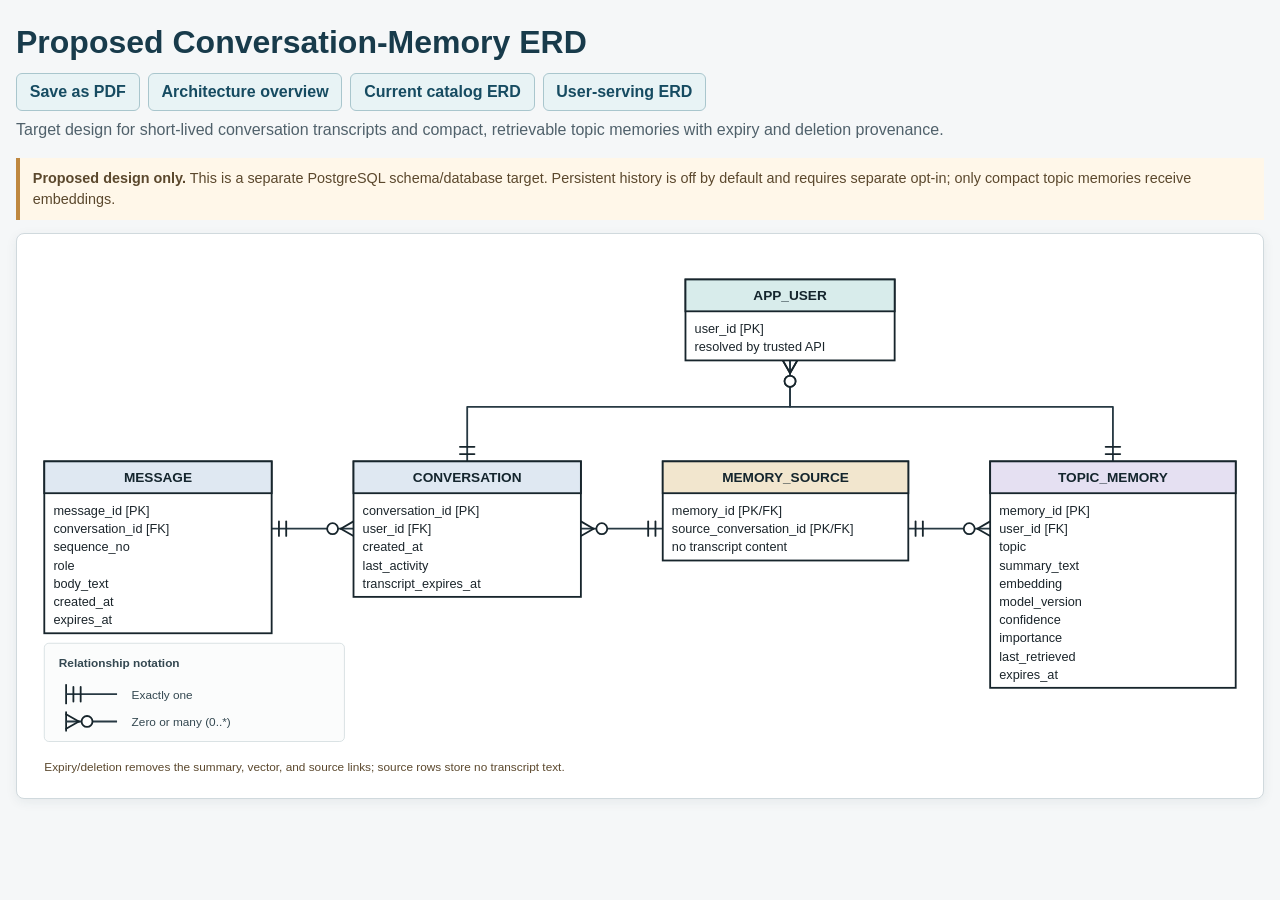
<file: reports/final/erd/conversation-memory.html>
<!doctype html>
<html lang="en">
<head>
  <meta charset="utf-8">
  <meta name="viewport" content="width=device-width, initial-scale=1">
  <meta name="color-scheme" content="light">
  <title>Proposed Conversation-Memory ERD</title>
  <style>
    :root {
      color-scheme: light;
      font-family: Arial, Helvetica, sans-serif;
      color: #1c252b;
      background: #f5f7f8;
    }
    * { box-sizing: border-box; }
    body { margin: 0; }
    main { width: min(1400px, calc(100% - 2rem)); margin: 0 auto; padding: 1.5rem 0 2rem; }
    .page-head { display: flex; flex-wrap: wrap; align-items: center; justify-content: space-between; gap: .75rem 1rem; margin-bottom: 1rem; }
    h1 { margin: 0; color: #183b4b; font-size: clamp(1.45rem, 3vw, 2rem); }
    .page-head p { flex-basis: 100%; margin: -.3rem 0 0; color: #50616b; line-height: 1.5; }
    .page-head nav { display: flex; flex-wrap: wrap; gap: .5rem; }
    .page-head a, .page-head button { padding: .55rem .8rem; border: 1px solid #a9c6cd; border-radius: 6px; color: #164b61; background: #e8f3f5; font: inherit; font-weight: 700; text-decoration: none; white-space: nowrap; cursor: pointer; }
    .page-head a:hover, .page-head a:focus-visible, .page-head button:hover, .page-head button:focus-visible { background: #dcecef; }
    .notice { margin: 0 0 .8rem; padding: .65rem .8rem; border-left: 4px solid #bf8840; color: #5b482d; background: #fff7e9; font-size: .9rem; line-height: 1.45; }
    .diagram-frame { overflow-x: auto; border: 1px solid #d0d9dd; border-radius: 8px; background: #fff; box-shadow: 0 3px 12px #17324212; }
    svg { display: block; width: 100%; height: auto; }
    .wire { fill: none; stroke: #273943; stroke-width: 2; stroke-linejoin: round; }
    .wire.external { stroke-dasharray: 7 5; }
    .glyph { fill: #fff; stroke: #17252c; stroke-width: 2; }
    .glyph-line { fill: none; stroke: #17252c; stroke-width: 2; stroke-linecap: round; }
    .legend-edge { fill: none; stroke: #17252c; stroke-width: 2; }
    .entity-box { fill: #fff; stroke: #17252c; stroke-width: 2; }
    .entity-head { stroke: #17252c; stroke-width: 2; }
    .entity-title { fill: #14252d; font-size: 15px; font-weight: 700; text-anchor: middle; }
    .field { fill: #1b252b; }
    .kind-main .entity-head, .kind-user .entity-head { fill: #d8eceb; }
    .kind-extension .entity-head, .kind-playlist .entity-head { fill: #e4ecd9; }
    .kind-bridge .entity-head, .kind-transcript .entity-head, .kind-event .entity-head { fill: #dfe8f2; }
    .kind-consent .entity-head, .kind-provenance .entity-head { fill: #f2e6ce; }
    .kind-taste .entity-head, .kind-memory .entity-head { fill: #e5e0f2; }
    .kind-external .entity-box { stroke-dasharray: 7 5; fill: #fbfcfc; }
    .kind-external .entity-head { fill: #eef1f2; stroke-dasharray: 7 5; }
    .legend-box { fill: #fbfcfc; stroke: #d7dfe2; }
    .legend-title { fill: #344851; font-size: 13px; font-weight: 700; }
    .legend-text { fill: #344851; font-size: 13px; }
    .note-text { fill: #5b482d; font-size: 13px; }
    @media (max-width: 600px) { main { width: calc(100% - 1rem); padding-top: .75rem; } }
    @page { size: landscape; margin: .35in; }
    @media print {
      :root, body { background: white; }
      main { width: 100%; padding: 0; }
      .page-head { padding: .2in .3in .1in; }
      .diagram-frame { overflow: visible; border: 0; border-radius: 0; box-shadow: none; }
      svg { min-width: 0 !important; }
      .page-head nav { display: none; }
    }
  </style>
</head>
<body>
  <main>
    <header class="page-head">
      <h1>Proposed Conversation-Memory ERD</h1>
      <nav aria-label="Related pages">
        <button type="button" onclick="window.print()">Save as PDF</button>
        <a href="../architecture.html">Architecture overview</a>
        <a href="current-catalog.html">Current catalog ERD</a>
        <a href="user-serving.html">User-serving ERD</a>
      </nav>
      <p>Target design for short-lived conversation transcripts and compact, retrievable topic memories with expiry and deletion provenance.</p>
    </header>
    <p class="notice"><strong>Proposed design only.</strong> This is a separate PostgreSQL schema/database target. Persistent history is off by default and requires separate opt-in; only compact topic memories receive embeddings.</p>

    <div class="diagram-frame">
      <svg viewBox="0 0 1370 620" style="min-width:1100px" role="img" aria-labelledby="diagram-title diagram-desc" xmlns="http://www.w3.org/2000/svg">
        <title id="diagram-title">Proposed Conversation-Memory ERD</title>
        <desc id="diagram-desc">Five conversation-memory tables and five one-to-many relationships: APP_USER to CONVERSATION, APP_USER to TOPIC_MEMORY, CONVERSATION to MESSAGE, CONVERSATION to MEMORY_SOURCE, and TOPIC_MEMORY to MEMORY_SOURCE. Memory source rows link expiring topic memories to their source conversations without storing transcript content.</desc>
        <g aria-hidden="true">
          <path class="wire" d="M850 139 L850 190 L495 190 L495 250"/>
          <path class="wire" d="M850 139 L850 190 L1205 190 L1205 250"/>
          <path class="wire" d="M370 324 L280 324"/>
          <path class="wire" d="M620 324 L710 324"/>
          <path class="wire" d="M1070 324 L980 324"/>
          <path class="glyph-line" d="M850 153 L842 139"/><path class="glyph-line" d="M850 153 L858 139"/><circle class="glyph" cx="850" cy="162" r="6"/>
          <path class="glyph-line" d="M487 242 L503 242"/><path class="glyph-line" d="M487 234 L503 234"/>
          <path class="glyph-line" d="M850 153 L842 139"/><path class="glyph-line" d="M850 153 L858 139"/><circle class="glyph" cx="850" cy="162" r="6"/>
          <path class="glyph-line" d="M1197 242 L1213 242"/><path class="glyph-line" d="M1197 234 L1213 234"/>
          <path class="glyph-line" d="M356 324 L370 316"/><path class="glyph-line" d="M356 324 L370 332"/><circle class="glyph" cx="347" cy="324" r="6"/>
          <path class="glyph-line" d="M288 316 L288 332"/><path class="glyph-line" d="M296 316 L296 332"/>
          <path class="glyph-line" d="M634 324 L620 332"/><path class="glyph-line" d="M634 324 L620 316"/><circle class="glyph" cx="643" cy="324" r="6"/>
          <path class="glyph-line" d="M702 332 L702 316"/><path class="glyph-line" d="M694 332 L694 316"/>
          <path class="glyph-line" d="M1056 324 L1070 316"/><path class="glyph-line" d="M1056 324 L1070 332"/><circle class="glyph" cx="1047" cy="324" r="6"/>
          <path class="glyph-line" d="M988 316 L988 332"/><path class="glyph-line" d="M996 316 L996 332"/>
        </g>
        <g class="entity kind-user" aria-label="App User table">
          <rect class="entity-box" x="735" y="50" width="230" height="89"/>
          <rect class="entity-head" x="735" y="50" width="230" height="35"/>
          <text class="entity-title" x="850" y="73">APP_USER</text>
          <text class="field" style="font-size:14px" x="745" y="109">user_id [PK]</text>
          <text class="field" style="font-size:14px" x="745" y="129">resolved by trusted API</text>
        </g>
        <g class="entity kind-transcript" aria-label="Message table">
          <rect class="entity-box" x="30" y="250" width="250" height="189"/>
          <rect class="entity-head" x="30" y="250" width="250" height="35"/>
          <text class="entity-title" x="155" y="273">MESSAGE</text>
          <text class="field" style="font-size:14px" x="40" y="309">message_id [PK]</text>
          <text class="field" style="font-size:14px" x="40" y="329">conversation_id [FK]</text>
          <text class="field" style="font-size:14px" x="40" y="349">sequence_no</text>
          <text class="field" style="font-size:14px" x="40" y="369">role</text>
          <text class="field" style="font-size:14px" x="40" y="389">body_text</text>
          <text class="field" style="font-size:14px" x="40" y="409">created_at</text>
          <text class="field" style="font-size:14px" x="40" y="429">expires_at</text>
        </g>
        <g class="entity kind-transcript" aria-label="Conversation table">
          <rect class="entity-box" x="370" y="250" width="250" height="149"/>
          <rect class="entity-head" x="370" y="250" width="250" height="35"/>
          <text class="entity-title" x="495" y="273">CONVERSATION</text>
          <text class="field" style="font-size:14px" x="380" y="309">conversation_id [PK]</text>
          <text class="field" style="font-size:14px" x="380" y="329">user_id [FK]</text>
          <text class="field" style="font-size:14px" x="380" y="349">created_at</text>
          <text class="field" style="font-size:14px" x="380" y="369">last_activity</text>
          <text class="field" style="font-size:14px" x="380" y="389">transcript_expires_at</text>
        </g>
        <g class="entity kind-provenance" aria-label="Memory Source table">
          <rect class="entity-box" x="710" y="250" width="270" height="109"/>
          <rect class="entity-head" x="710" y="250" width="270" height="35"/>
          <text class="entity-title" x="845" y="273">MEMORY_SOURCE</text>
          <text class="field" style="font-size:14px" x="720" y="309">memory_id [PK/FK]</text>
          <text class="field" style="font-size:14px" x="720" y="329">source_conversation_id [PK/FK]</text>
          <text class="field" style="font-size:14px" x="720" y="349">no transcript content</text>
        </g>
        <g class="entity kind-memory" aria-label="Topic Memory table">
          <rect class="entity-box" x="1070" y="250" width="270" height="249"/>
          <rect class="entity-head" x="1070" y="250" width="270" height="35"/>
          <text class="entity-title" x="1205" y="273">TOPIC_MEMORY</text>
          <text class="field" style="font-size:14px" x="1080" y="309">memory_id [PK]</text>
          <text class="field" style="font-size:14px" x="1080" y="329">user_id [FK]</text>
          <text class="field" style="font-size:14px" x="1080" y="349">topic</text>
          <text class="field" style="font-size:14px" x="1080" y="369">summary_text</text>
          <text class="field" style="font-size:14px" x="1080" y="389">embedding</text>
          <text class="field" style="font-size:14px" x="1080" y="409">model_version</text>
          <text class="field" style="font-size:14px" x="1080" y="429">confidence</text>
          <text class="field" style="font-size:14px" x="1080" y="449">importance</text>
          <text class="field" style="font-size:14px" x="1080" y="469">last_retrieved</text>
          <text class="field" style="font-size:14px" x="1080" y="489">expires_at</text>
        </g>
        <g aria-label="Relationship notation legend">
          <rect class="legend-box" x="30" y="450" width="330" height="108" rx="5"/>
          <text class="legend-title" x="46" y="476">Relationship notation</text>
          <path class="legend-edge" d="M54 495 V517"/>
          <path class="wire" d="M54 506 H110"/>
          <path class="glyph-line" d="M62 498 L62 514"/><path class="glyph-line" d="M70 498 L70 514"/>
          <text class="legend-text" x="126" y="511">Exactly one</text>
          <path class="legend-edge" d="M54 525 V547"/>
          <path class="wire" d="M54 536 H110"/>
          <path class="glyph-line" d="M68 536 L54 544"/><path class="glyph-line" d="M68 536 L54 528"/><circle class="glyph" cx="77" cy="536" r="6"/>
          <text class="legend-text" x="126" y="541">Zero or many (0..*)</text>
        </g>
        <text class="note-text" x="30" y="590">Expiry/deletion removes the summary, vector, and source links; source rows store no transcript text.</text>
      </svg>
    </div>
  </main>
</body>
</html>
</file>
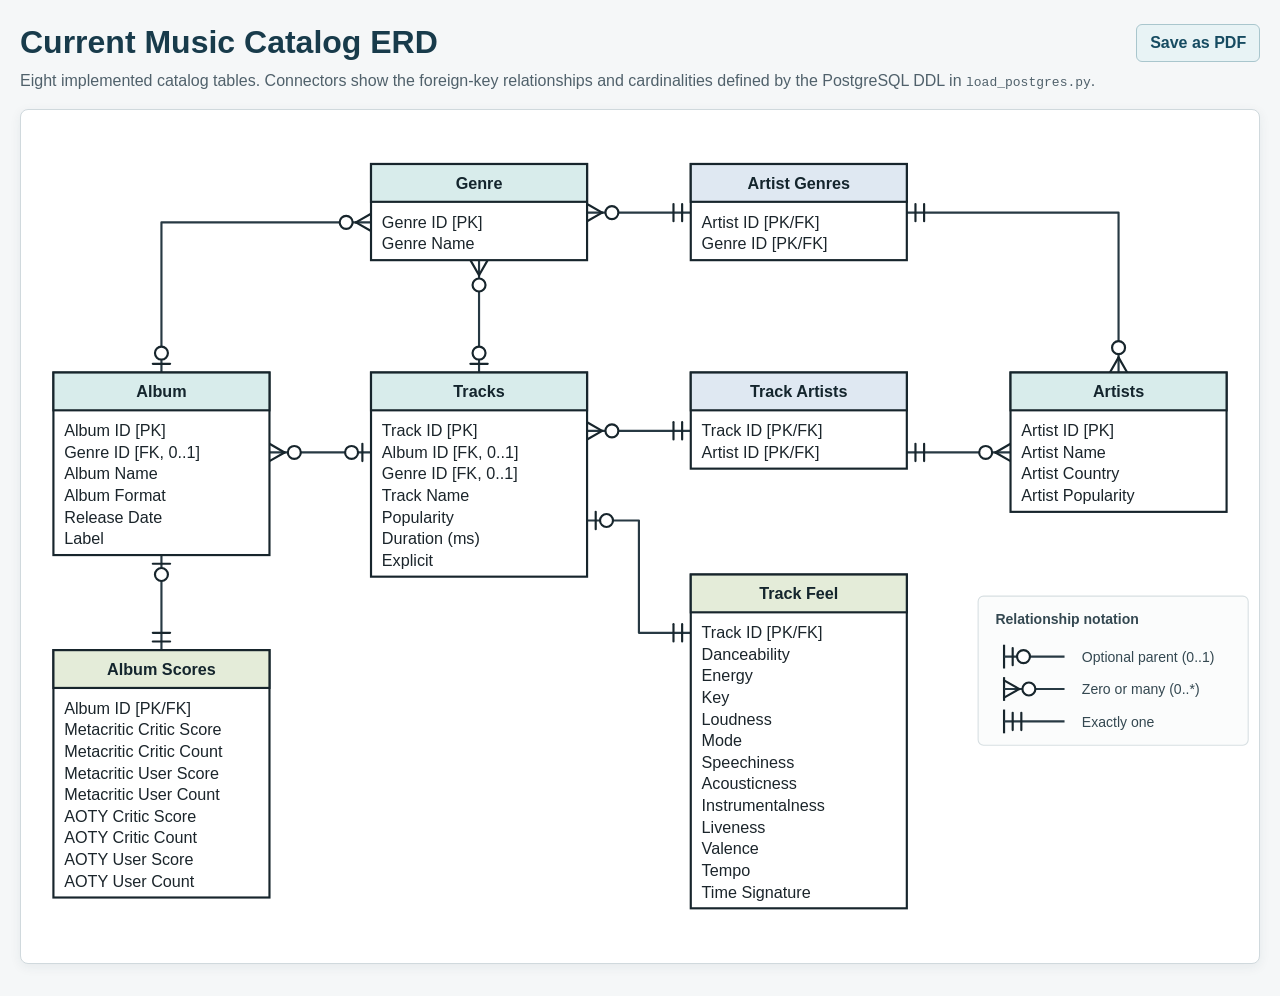
<file: reports/final/erd/current-catalog.html>
<!doctype html>
<html lang="en">
<head>
  <meta charset="utf-8">
  <meta name="viewport" content="width=device-width, initial-scale=1">
  <meta name="color-scheme" content="light">
  <title>Current Music Catalog ERD</title>
  <style>
    :root {
      color-scheme: light;
      font-family: Arial, Helvetica, sans-serif;
      color: #1c252b;
      background: #f5f7f8;
    }
    * { box-sizing: border-box; }
    body { margin: 0; }
    main { width: min(1240px, calc(100% - 2rem)); margin: 0 auto; padding: 1.5rem 0 2rem; }
    .page-head { display: flex; flex-wrap: wrap; align-items: center; justify-content: space-between; gap: .75rem 1rem; margin-bottom: 1rem; }
    h1 { margin: 0; color: #183b4b; font-size: clamp(1.45rem, 3vw, 2rem); }
    .page-head p { flex-basis: 100%; margin: -.3rem 0 0; color: #50616b; line-height: 1.5; }
    .page-head nav { display: flex; flex-wrap: wrap; gap: .5rem; }
    .page-head a, .page-head button { padding: .55rem .8rem; border: 1px solid #a9c6cd; border-radius: 6px; color: #164b61; background: #e8f3f5; font: inherit; font-weight: 700; text-decoration: none; white-space: nowrap; cursor: pointer; }
    .page-head a:hover, .page-head a:focus-visible, .page-head button:hover, .page-head button:focus-visible { background: #dcecef; }
    .notice { margin: 0 0 .8rem; padding: .65rem .8rem; border-left: 4px solid #bf8840; color: #5b482d; background: #fff7e9; font-size: .9rem; line-height: 1.45; }
    .diagram-frame { overflow-x: auto; border: 1px solid #d0d9dd; border-radius: 8px; background: #fff; box-shadow: 0 3px 12px #17324212; }
    svg { display: block; width: 100%; height: auto; }
    .wire { fill: none; stroke: #273943; stroke-width: 2; stroke-linejoin: round; }
    .wire.external { stroke-dasharray: 7 5; }
    .glyph { fill: #fff; stroke: #17252c; stroke-width: 2; }
    .glyph-line { fill: none; stroke: #17252c; stroke-width: 2; stroke-linecap: round; }
    .legend-edge { fill: none; stroke: #17252c; stroke-width: 2; }
    .entity-box { fill: #fff; stroke: #17252c; stroke-width: 2; }
    .entity-head { stroke: #17252c; stroke-width: 2; }
    .entity-title { fill: #14252d; font-size: 15px; font-weight: 700; text-anchor: middle; }
    .field { fill: #1b252b; }
    .kind-main .entity-head, .kind-user .entity-head { fill: #d8eceb; }
    .kind-extension .entity-head, .kind-playlist .entity-head { fill: #e4ecd9; }
    .kind-bridge .entity-head, .kind-transcript .entity-head, .kind-event .entity-head { fill: #dfe8f2; }
    .kind-consent .entity-head, .kind-provenance .entity-head { fill: #f2e6ce; }
    .kind-taste .entity-head, .kind-memory .entity-head { fill: #e5e0f2; }
    .kind-external .entity-box { stroke-dasharray: 7 5; fill: #fbfcfc; }
    .kind-external .entity-head { fill: #eef1f2; stroke-dasharray: 7 5; }
    .legend-box { fill: #fbfcfc; stroke: #d7dfe2; }
    .legend-title { fill: #344851; font-size: 13px; font-weight: 700; }
    .legend-text { fill: #344851; font-size: 13px; }
    .note-text { fill: #5b482d; font-size: 13px; }
    @media (max-width: 600px) { main { width: calc(100% - 1rem); padding-top: .75rem; } }
    @page { size: landscape; margin: .35in; }
    @media print {
      :root, body { background: white; }
      main { width: 100%; padding: 0; }
      .page-head { padding: .2in .3in .1in; }
      .diagram-frame { overflow: visible; border: 0; border-radius: 0; box-shadow: none; }
      svg { min-width: 0 !important; }
      .page-head nav { display: none; }
    }
  </style>
</head>
<body>
  <main>
    <header class="page-head">
      <h1>Current Music Catalog ERD</h1>
      <nav aria-label="Related pages">
        <button type="button" onclick="window.print()">Save as PDF</button>
      </nav>
      <p>Eight implemented catalog tables. Connectors show the foreign-key relationships and cardinalities defined by the PostgreSQL DDL in <code>load_postgres.py</code>.</p>
    </header>

    <div class="diagram-frame">
      <svg viewBox="0 0 1146 790" style="min-width:900px" role="img" aria-labelledby="diagram-title diagram-desc" xmlns="http://www.w3.org/2000/svg">
        <title id="diagram-title">Current Music Catalog ERD</title>
        <desc id="diagram-desc">Eight implemented catalog tables and nine foreign-key relationships. Genre relates to Album, Tracks, and Artist Genres; Album relates to Tracks and Album Scores; Tracks relates to Track Artists and Track Feel; Artists relates to Track Artists and Artist Genres. Nullable foreign keys show an optional parent.</desc>
        <g aria-hidden="true">
          <path class="wire" d="M324 104 L130 104 L130 243"/>
          <path class="wire" d="M424 139 L424 243"/>
          <path class="wire" d="M524 95 L620 95"/>
          <path class="wire" d="M230 317 L324 317"/>
          <path class="wire" d="M130 412 L130 500"/>
          <path class="wire" d="M524 297 L620 297"/>
          <path class="wire" d="M916 317 L820 317"/>
          <path class="wire" d="M524 380 L572 380 L572 484 L620 484"/>
          <path class="wire" d="M1016 243 L1016 95 L820 95"/>
          <path class="glyph-line" d="M310 104 L324 96"/><path class="glyph-line" d="M310 104 L324 112"/><circle class="glyph" cx="301" cy="104" r="6"/>
          <path class="glyph-line" d="M122 235 L138 235"/><circle class="glyph" cx="130" cy="225" r="6"/>
          <path class="glyph-line" d="M424 153 L416 139"/><path class="glyph-line" d="M424 153 L432 139"/><circle class="glyph" cx="424" cy="162" r="6"/>
          <path class="glyph-line" d="M416 235 L432 235"/><circle class="glyph" cx="424" cy="225" r="6"/>
          <path class="glyph-line" d="M538 95 L524 103"/><path class="glyph-line" d="M538 95 L524 87"/><circle class="glyph" cx="547" cy="95" r="6"/>
          <path class="glyph-line" d="M612 103 L612 87"/><path class="glyph-line" d="M604 103 L604 87"/>
          <path class="glyph-line" d="M244 317 L230 325"/><path class="glyph-line" d="M244 317 L230 309"/><circle class="glyph" cx="253" cy="317" r="6"/>
          <path class="glyph-line" d="M316 325 L316 309"/><circle class="glyph" cx="306" cy="317" r="6"/>
          <path class="glyph-line" d="M138 420 L122 420"/><circle class="glyph" cx="130" cy="430" r="6"/>
          <path class="glyph-line" d="M122 492 L138 492"/><path class="glyph-line" d="M122 484 L138 484"/>
          <path class="glyph-line" d="M538 297 L524 305"/><path class="glyph-line" d="M538 297 L524 289"/><circle class="glyph" cx="547" cy="297" r="6"/>
          <path class="glyph-line" d="M612 305 L612 289"/><path class="glyph-line" d="M604 305 L604 289"/>
          <path class="glyph-line" d="M902 317 L916 309"/><path class="glyph-line" d="M902 317 L916 325"/><circle class="glyph" cx="893" cy="317" r="6"/>
          <path class="glyph-line" d="M828 309 L828 325"/><path class="glyph-line" d="M836 309 L836 325"/>
          <path class="glyph-line" d="M532 372 L532 388"/><circle class="glyph" cx="542" cy="380" r="6"/>
          <path class="glyph-line" d="M612 492 L612 476"/><path class="glyph-line" d="M604 492 L604 476"/>
          <path class="glyph-line" d="M1016 229 L1024 243"/><path class="glyph-line" d="M1016 229 L1008 243"/><circle class="glyph" cx="1016" cy="220" r="6"/>
          <path class="glyph-line" d="M828 87 L828 103"/><path class="glyph-line" d="M836 87 L836 103"/>
        </g>
        <g class="entity kind-main" aria-label="Genre table">
          <rect class="entity-box" x="324" y="50" width="200" height="89"/>
          <rect class="entity-head" x="324" y="50" width="200" height="35"/>
          <text class="entity-title" x="424" y="73">Genre</text>
          <text class="field" style="font-size:15px" x="334" y="109">Genre ID [PK]</text>
          <text class="field" style="font-size:15px" x="334" y="129">Genre Name</text>
        </g>
        <g class="entity kind-bridge" aria-label="Artist Genres table">
          <rect class="entity-box" x="620" y="50" width="200" height="89"/>
          <rect class="entity-head" x="620" y="50" width="200" height="35"/>
          <text class="entity-title" x="720" y="73">Artist Genres</text>
          <text class="field" style="font-size:15px" x="630" y="109">Artist ID [PK/FK]</text>
          <text class="field" style="font-size:15px" x="630" y="129">Genre ID [PK/FK]</text>
        </g>
        <g class="entity kind-main" aria-label="Album table">
          <rect class="entity-box" x="30" y="243" width="200" height="169"/>
          <rect class="entity-head" x="30" y="243" width="200" height="35"/>
          <text class="entity-title" x="130" y="266">Album</text>
          <text class="field" style="font-size:15px" x="40" y="302">Album ID [PK]</text>
          <text class="field" style="font-size:15px" x="40" y="322">Genre ID [FK, 0..1]</text>
          <text class="field" style="font-size:15px" x="40" y="342">Album Name</text>
          <text class="field" style="font-size:15px" x="40" y="362">Album Format</text>
          <text class="field" style="font-size:15px" x="40" y="382">Release Date</text>
          <text class="field" style="font-size:15px" x="40" y="402">Label</text>
        </g>
        <g class="entity kind-main" aria-label="Tracks table">
          <rect class="entity-box" x="324" y="243" width="200" height="189"/>
          <rect class="entity-head" x="324" y="243" width="200" height="35"/>
          <text class="entity-title" x="424" y="266">Tracks</text>
          <text class="field" style="font-size:15px" x="334" y="302">Track ID [PK]</text>
          <text class="field" style="font-size:15px" x="334" y="322">Album ID [FK, 0..1]</text>
          <text class="field" style="font-size:15px" x="334" y="342">Genre ID [FK, 0..1]</text>
          <text class="field" style="font-size:15px" x="334" y="362">Track Name</text>
          <text class="field" style="font-size:15px" x="334" y="382">Popularity</text>
          <text class="field" style="font-size:15px" x="334" y="402">Duration (ms)</text>
          <text class="field" style="font-size:15px" x="334" y="422">Explicit</text>
        </g>
        <g class="entity kind-bridge" aria-label="Track Artists table">
          <rect class="entity-box" x="620" y="243" width="200" height="89"/>
          <rect class="entity-head" x="620" y="243" width="200" height="35"/>
          <text class="entity-title" x="720" y="266">Track Artists</text>
          <text class="field" style="font-size:15px" x="630" y="302">Track ID [PK/FK]</text>
          <text class="field" style="font-size:15px" x="630" y="322">Artist ID [PK/FK]</text>
        </g>
        <g class="entity kind-main" aria-label="Artists table">
          <rect class="entity-box" x="916" y="243" width="200" height="129"/>
          <rect class="entity-head" x="916" y="243" width="200" height="35"/>
          <text class="entity-title" x="1016" y="266">Artists</text>
          <text class="field" style="font-size:15px" x="926" y="302">Artist ID [PK]</text>
          <text class="field" style="font-size:15px" x="926" y="322">Artist Name</text>
          <text class="field" style="font-size:15px" x="926" y="342">Artist Country</text>
          <text class="field" style="font-size:15px" x="926" y="362">Artist Popularity</text>
        </g>
        <g class="entity kind-extension" aria-label="Album Scores table">
          <rect class="entity-box" x="30" y="500" width="200" height="229"/>
          <rect class="entity-head" x="30" y="500" width="200" height="35"/>
          <text class="entity-title" x="130" y="523">Album Scores</text>
          <text class="field" style="font-size:15px" x="40" y="559">Album ID [PK/FK]</text>
          <text class="field" style="font-size:15px" x="40" y="579">Metacritic Critic Score</text>
          <text class="field" style="font-size:15px" x="40" y="599">Metacritic Critic Count</text>
          <text class="field" style="font-size:15px" x="40" y="619">Metacritic User Score</text>
          <text class="field" style="font-size:15px" x="40" y="639">Metacritic User Count</text>
          <text class="field" style="font-size:15px" x="40" y="659">AOTY Critic Score</text>
          <text class="field" style="font-size:15px" x="40" y="679">AOTY Critic Count</text>
          <text class="field" style="font-size:15px" x="40" y="699">AOTY User Score</text>
          <text class="field" style="font-size:15px" x="40" y="719">AOTY User Count</text>
        </g>
        <g class="entity kind-extension" aria-label="Track Feel table">
          <rect class="entity-box" x="620" y="430" width="200" height="309"/>
          <rect class="entity-head" x="620" y="430" width="200" height="35"/>
          <text class="entity-title" x="720" y="453">Track Feel</text>
          <text class="field" style="font-size:15px" x="630" y="489">Track ID [PK/FK]</text>
          <text class="field" style="font-size:15px" x="630" y="509">Danceability</text>
          <text class="field" style="font-size:15px" x="630" y="529">Energy</text>
          <text class="field" style="font-size:15px" x="630" y="549">Key</text>
          <text class="field" style="font-size:15px" x="630" y="569">Loudness</text>
          <text class="field" style="font-size:15px" x="630" y="589">Mode</text>
          <text class="field" style="font-size:15px" x="630" y="609">Speechiness</text>
          <text class="field" style="font-size:15px" x="630" y="629">Acousticness</text>
          <text class="field" style="font-size:15px" x="630" y="649">Instrumentalness</text>
          <text class="field" style="font-size:15px" x="630" y="669">Liveness</text>
          <text class="field" style="font-size:15px" x="630" y="689">Valence</text>
          <text class="field" style="font-size:15px" x="630" y="709">Tempo</text>
          <text class="field" style="font-size:15px" x="630" y="729">Time Signature</text>
        </g>
        <g aria-label="Relationship notation legend">
          <rect class="legend-box" x="886" y="450" width="250" height="138" rx="5"/>
          <text class="legend-title" x="902" y="476">Relationship notation</text>
          <path class="legend-edge" d="M910 495 V517"/>
          <path class="wire" d="M910 506 H966"/>
          <path class="glyph-line" d="M918 498 L918 514"/><circle class="glyph" cx="928" cy="506" r="6"/>
          <text class="legend-text" x="982" y="511">Optional parent (0..1)</text>
          <path class="legend-edge" d="M910 525 V547"/>
          <path class="wire" d="M910 536 H966"/>
          <path class="glyph-line" d="M924 536 L910 544"/><path class="glyph-line" d="M924 536 L910 528"/><circle class="glyph" cx="933" cy="536" r="6"/>
          <text class="legend-text" x="982" y="541">Zero or many (0..*)</text>
          <path class="legend-edge" d="M910 555 V577"/>
          <path class="wire" d="M910 566 H966"/>
          <path class="glyph-line" d="M918 558 L918 574"/><path class="glyph-line" d="M926 558 L926 574"/>
          <text class="legend-text" x="982" y="571">Exactly one</text>
        </g>
      </svg>
    </div>
  </main>
</body>
</html>
</file>
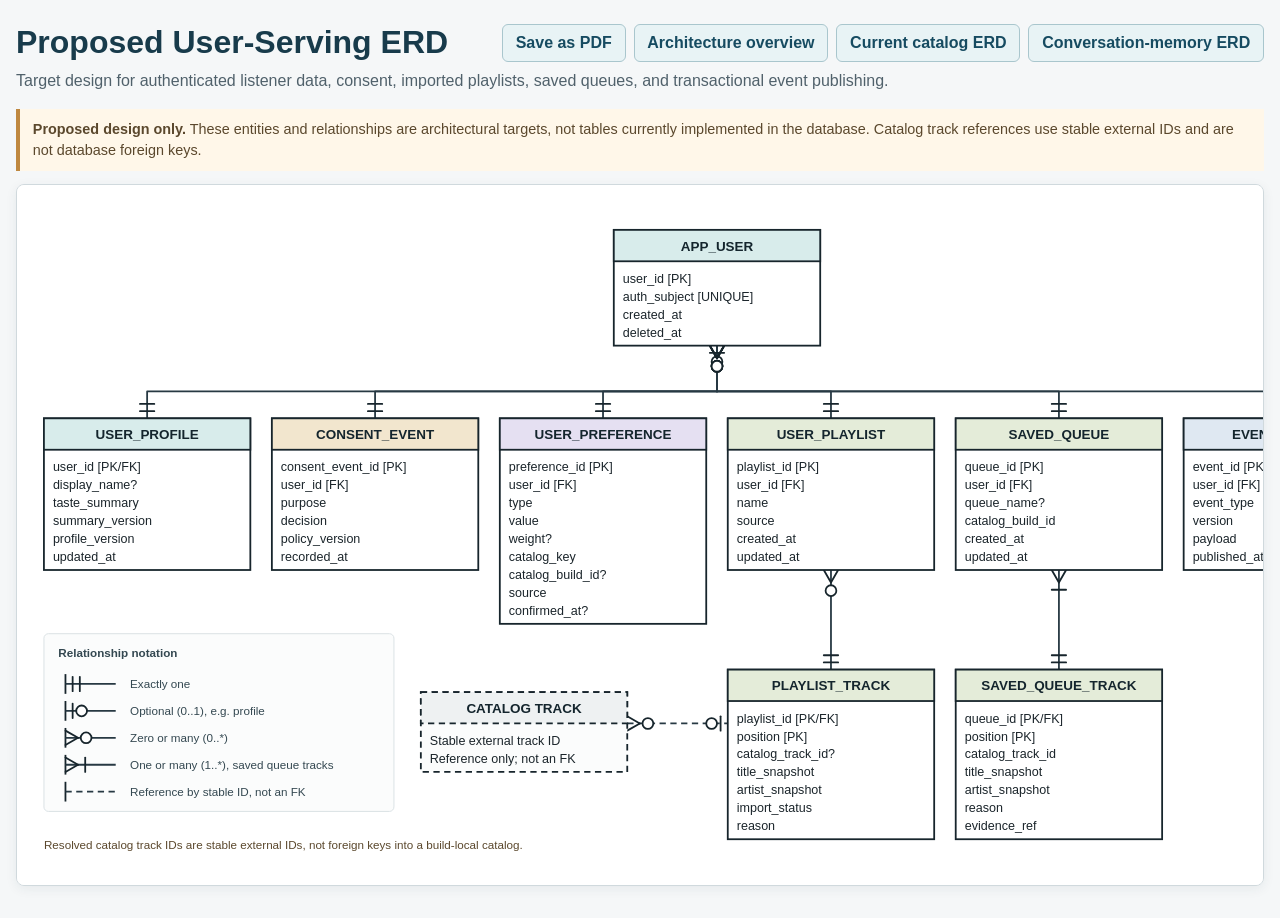
<file: reports/final/erd/user-serving.html>
<!doctype html>
<html lang="en">
<head>
  <meta charset="utf-8">
  <meta name="viewport" content="width=device-width, initial-scale=1">
  <meta name="color-scheme" content="light">
  <title>Proposed User-Serving ERD</title>
  <style>
    :root {
      color-scheme: light;
      font-family: Arial, Helvetica, sans-serif;
      color: #1c252b;
      background: #f5f7f8;
    }
    * { box-sizing: border-box; }
    body { margin: 0; }
    main { width: min(1600px, calc(100% - 2rem)); margin: 0 auto; padding: 1.5rem 0 2rem; }
    .page-head { display: flex; flex-wrap: wrap; align-items: center; justify-content: space-between; gap: .75rem 1rem; margin-bottom: 1rem; }
    h1 { margin: 0; color: #183b4b; font-size: clamp(1.45rem, 3vw, 2rem); }
    .page-head p { flex-basis: 100%; margin: -.3rem 0 0; color: #50616b; line-height: 1.5; }
    .page-head nav { display: flex; flex-wrap: wrap; gap: .5rem; }
    .page-head a, .page-head button { padding: .55rem .8rem; border: 1px solid #a9c6cd; border-radius: 6px; color: #164b61; background: #e8f3f5; font: inherit; font-weight: 700; text-decoration: none; white-space: nowrap; cursor: pointer; }
    .page-head a:hover, .page-head a:focus-visible, .page-head button:hover, .page-head button:focus-visible { background: #dcecef; }
    .notice { margin: 0 0 .8rem; padding: .65rem .8rem; border-left: 4px solid #bf8840; color: #5b482d; background: #fff7e9; font-size: .9rem; line-height: 1.45; }
    .diagram-frame { overflow-x: auto; border: 1px solid #d0d9dd; border-radius: 8px; background: #fff; box-shadow: 0 3px 12px #17324212; }
    svg { display: block; width: 100%; height: auto; }
    .wire { fill: none; stroke: #273943; stroke-width: 2; stroke-linejoin: round; }
    .wire.external { stroke-dasharray: 7 5; }
    .glyph { fill: #fff; stroke: #17252c; stroke-width: 2; }
    .glyph-line { fill: none; stroke: #17252c; stroke-width: 2; stroke-linecap: round; }
    .legend-edge { fill: none; stroke: #17252c; stroke-width: 2; }
    .entity-box { fill: #fff; stroke: #17252c; stroke-width: 2; }
    .entity-head { stroke: #17252c; stroke-width: 2; }
    .entity-title { fill: #14252d; font-size: 15px; font-weight: 700; text-anchor: middle; }
    .field { fill: #1b252b; }
    .kind-main .entity-head, .kind-user .entity-head { fill: #d8eceb; }
    .kind-extension .entity-head, .kind-playlist .entity-head { fill: #e4ecd9; }
    .kind-bridge .entity-head, .kind-transcript .entity-head, .kind-event .entity-head { fill: #dfe8f2; }
    .kind-consent .entity-head, .kind-provenance .entity-head { fill: #f2e6ce; }
    .kind-taste .entity-head, .kind-memory .entity-head { fill: #e5e0f2; }
    .kind-external .entity-box { stroke-dasharray: 7 5; fill: #fbfcfc; }
    .kind-external .entity-head { fill: #eef1f2; stroke-dasharray: 7 5; }
    .legend-box { fill: #fbfcfc; stroke: #d7dfe2; }
    .legend-title { fill: #344851; font-size: 13px; font-weight: 700; }
    .legend-text { fill: #344851; font-size: 13px; }
    .note-text { fill: #5b482d; font-size: 13px; }
    @media (max-width: 600px) { main { width: calc(100% - 1rem); padding-top: .75rem; } }
    @page { size: landscape; margin: .35in; }
    @media print {
      :root, body { background: white; }
      main { width: 100%; padding: 0; }
      .page-head { padding: .2in .3in .1in; }
      .diagram-frame { overflow: visible; border: 0; border-radius: 0; box-shadow: none; }
      svg { min-width: 0 !important; }
      .page-head nav { display: none; }
    }
  </style>
</head>
<body>
  <main>
    <header class="page-head">
      <h1>Proposed User-Serving ERD</h1>
      <nav aria-label="Related pages">
        <button type="button" onclick="window.print()">Save as PDF</button>
        <a href="../architecture.html">Architecture overview</a>
        <a href="current-catalog.html">Current catalog ERD</a>
        <a href="conversation-memory.html">Conversation-memory ERD</a>
      </nav>
      <p>Target design for authenticated listener data, consent, imported playlists, saved queues, and transactional event publishing.</p>
    </header>
    <p class="notice"><strong>Proposed design only.</strong> These entities and relationships are architectural targets, not tables currently implemented in the database. Catalog track references use stable external IDs and are not database foreign keys.</p>

    <div class="diagram-frame">
      <svg viewBox="0 0 1560 780" style="min-width:1400px" role="img" aria-labelledby="diagram-title diagram-desc" xmlns="http://www.w3.org/2000/svg">
        <title id="diagram-title">Proposed User-Serving ERD</title>
        <desc id="diagram-desc">Nine user-serving tables plus an external catalog-track reference. APP_USER relates to USER_PROFILE (one to zero or one) and to CONSENT_EVENT, USER_PREFERENCE, USER_PLAYLIST, SAVED_QUEUE, and EVENT_OUTBOX (each one to zero or many). USER_PLAYLIST relates to PLAYLIST_TRACK (one to zero or many). SAVED_QUEUE relates to SAVED_QUEUE_TRACK (one to one or many). The external CATALOG TRACK reference relates to resolved PLAYLIST_TRACK rows (one to zero or many); it is not a foreign key.</desc>
        <g aria-hidden="true">
          <path class="wire" d="M780 179 L780 230 L145 230 L145 260"/>
          <path class="wire" d="M780 179 L780 230 L399 230 L399 260"/>
          <path class="wire" d="M780 179 L780 230 L653 230 L653 260"/>
          <path class="wire" d="M780 179 L780 230 L907 230 L907 260"/>
          <path class="wire" d="M780 179 L780 230 L1161 230 L1161 260"/>
          <path class="wire" d="M780 179 L780 230 L1415 230 L1415 260"/>
          <path class="wire" d="M907 429 L907 540"/>
          <path class="wire" d="M1161 429 L1161 540"/>
          <path class="wire external" d="M680 600 L792 600"/>
          <path class="glyph-line" d="M788 187 L772 187"/><circle class="glyph" cx="780" cy="197" r="6"/>
          <path class="glyph-line" d="M137 252 L153 252"/><path class="glyph-line" d="M137 244 L153 244"/>
          <path class="glyph-line" d="M780 193 L772 179"/><path class="glyph-line" d="M780 193 L788 179"/><circle class="glyph" cx="780" cy="202" r="6"/>
          <path class="glyph-line" d="M391 252 L407 252"/><path class="glyph-line" d="M391 244 L407 244"/>
          <path class="glyph-line" d="M780 193 L772 179"/><path class="glyph-line" d="M780 193 L788 179"/><circle class="glyph" cx="780" cy="202" r="6"/>
          <path class="glyph-line" d="M645 252 L661 252"/><path class="glyph-line" d="M645 244 L661 244"/>
          <path class="glyph-line" d="M780 193 L772 179"/><path class="glyph-line" d="M780 193 L788 179"/><circle class="glyph" cx="780" cy="202" r="6"/>
          <path class="glyph-line" d="M899 252 L915 252"/><path class="glyph-line" d="M899 244 L915 244"/>
          <path class="glyph-line" d="M780 193 L772 179"/><path class="glyph-line" d="M780 193 L788 179"/><circle class="glyph" cx="780" cy="202" r="6"/>
          <path class="glyph-line" d="M1153 252 L1169 252"/><path class="glyph-line" d="M1153 244 L1169 244"/>
          <path class="glyph-line" d="M780 193 L772 179"/><path class="glyph-line" d="M780 193 L788 179"/><circle class="glyph" cx="780" cy="202" r="6"/>
          <path class="glyph-line" d="M1407 252 L1423 252"/><path class="glyph-line" d="M1407 244 L1423 244"/>
          <path class="glyph-line" d="M907 443 L899 429"/><path class="glyph-line" d="M907 443 L915 429"/><circle class="glyph" cx="907" cy="452" r="6"/>
          <path class="glyph-line" d="M899 532 L915 532"/><path class="glyph-line" d="M899 524 L915 524"/>
          <path class="glyph-line" d="M1161 443 L1153 429"/><path class="glyph-line" d="M1161 443 L1169 429"/><path class="glyph-line" d="M1169 451 L1153 451"/>
          <path class="glyph-line" d="M1153 532 L1169 532"/><path class="glyph-line" d="M1153 524 L1169 524"/>
          <path class="glyph-line" d="M694 600 L680 608"/><path class="glyph-line" d="M694 600 L680 592"/><circle class="glyph" cx="703" cy="600" r="6"/>
          <path class="glyph-line" d="M784 608 L784 592"/><circle class="glyph" cx="774" cy="600" r="6"/>
        </g>
        <g class="entity kind-user" aria-label="App User table">
          <rect class="entity-box" x="665" y="50" width="230" height="129"/>
          <rect class="entity-head" x="665" y="50" width="230" height="35"/>
          <text class="entity-title" x="780" y="73">APP_USER</text>
          <text class="field" style="font-size:14px" x="675" y="109">user_id [PK]</text>
          <text class="field" style="font-size:14px" x="675" y="129">auth_subject [UNIQUE]</text>
          <text class="field" style="font-size:14px" x="675" y="149">created_at</text>
          <text class="field" style="font-size:14px" x="675" y="169">deleted_at</text>
        </g>
        <g class="entity kind-user" aria-label="User Profile table">
          <rect class="entity-box" x="30" y="260" width="230" height="169"/>
          <rect class="entity-head" x="30" y="260" width="230" height="35"/>
          <text class="entity-title" x="145" y="283">USER_PROFILE</text>
          <text class="field" style="font-size:14px" x="40" y="319">user_id [PK/FK]</text>
          <text class="field" style="font-size:14px" x="40" y="339">display_name?</text>
          <text class="field" style="font-size:14px" x="40" y="359">taste_summary</text>
          <text class="field" style="font-size:14px" x="40" y="379">summary_version</text>
          <text class="field" style="font-size:14px" x="40" y="399">profile_version</text>
          <text class="field" style="font-size:14px" x="40" y="419">updated_at</text>
        </g>
        <g class="entity kind-consent" aria-label="Consent Event table">
          <rect class="entity-box" x="284" y="260" width="230" height="169"/>
          <rect class="entity-head" x="284" y="260" width="230" height="35"/>
          <text class="entity-title" x="399" y="283">CONSENT_EVENT</text>
          <text class="field" style="font-size:14px" x="294" y="319">consent_event_id [PK]</text>
          <text class="field" style="font-size:14px" x="294" y="339">user_id [FK]</text>
          <text class="field" style="font-size:14px" x="294" y="359">purpose</text>
          <text class="field" style="font-size:14px" x="294" y="379">decision</text>
          <text class="field" style="font-size:14px" x="294" y="399">policy_version</text>
          <text class="field" style="font-size:14px" x="294" y="419">recorded_at</text>
        </g>
        <g class="entity kind-taste" aria-label="User Preference table">
          <rect class="entity-box" x="538" y="260" width="230" height="229"/>
          <rect class="entity-head" x="538" y="260" width="230" height="35"/>
          <text class="entity-title" x="653" y="283">USER_PREFERENCE</text>
          <text class="field" style="font-size:14px" x="548" y="319">preference_id [PK]</text>
          <text class="field" style="font-size:14px" x="548" y="339">user_id [FK]</text>
          <text class="field" style="font-size:14px" x="548" y="359">type</text>
          <text class="field" style="font-size:14px" x="548" y="379">value</text>
          <text class="field" style="font-size:14px" x="548" y="399">weight?</text>
          <text class="field" style="font-size:14px" x="548" y="419">catalog_key</text>
          <text class="field" style="font-size:14px" x="548" y="439">catalog_build_id?</text>
          <text class="field" style="font-size:14px" x="548" y="459">source</text>
          <text class="field" style="font-size:14px" x="548" y="479">confirmed_at?</text>
        </g>
        <g class="entity kind-playlist" aria-label="User Playlist table">
          <rect class="entity-box" x="792" y="260" width="230" height="169"/>
          <rect class="entity-head" x="792" y="260" width="230" height="35"/>
          <text class="entity-title" x="907" y="283">USER_PLAYLIST</text>
          <text class="field" style="font-size:14px" x="802" y="319">playlist_id [PK]</text>
          <text class="field" style="font-size:14px" x="802" y="339">user_id [FK]</text>
          <text class="field" style="font-size:14px" x="802" y="359">name</text>
          <text class="field" style="font-size:14px" x="802" y="379">source</text>
          <text class="field" style="font-size:14px" x="802" y="399">created_at</text>
          <text class="field" style="font-size:14px" x="802" y="419">updated_at</text>
        </g>
        <g class="entity kind-playlist" aria-label="Saved Queue table">
          <rect class="entity-box" x="1046" y="260" width="230" height="169"/>
          <rect class="entity-head" x="1046" y="260" width="230" height="35"/>
          <text class="entity-title" x="1161" y="283">SAVED_QUEUE</text>
          <text class="field" style="font-size:14px" x="1056" y="319">queue_id [PK]</text>
          <text class="field" style="font-size:14px" x="1056" y="339">user_id [FK]</text>
          <text class="field" style="font-size:14px" x="1056" y="359">queue_name?</text>
          <text class="field" style="font-size:14px" x="1056" y="379">catalog_build_id</text>
          <text class="field" style="font-size:14px" x="1056" y="399">created_at</text>
          <text class="field" style="font-size:14px" x="1056" y="419">updated_at</text>
        </g>
        <g class="entity kind-event" aria-label="Event Outbox table">
          <rect class="entity-box" x="1300" y="260" width="230" height="169"/>
          <rect class="entity-head" x="1300" y="260" width="230" height="35"/>
          <text class="entity-title" x="1415" y="283">EVENT_OUTBOX</text>
          <text class="field" style="font-size:14px" x="1310" y="319">event_id [PK]</text>
          <text class="field" style="font-size:14px" x="1310" y="339">user_id [FK]</text>
          <text class="field" style="font-size:14px" x="1310" y="359">event_type</text>
          <text class="field" style="font-size:14px" x="1310" y="379">version</text>
          <text class="field" style="font-size:14px" x="1310" y="399">payload</text>
          <text class="field" style="font-size:14px" x="1310" y="419">published_at?</text>
        </g>
        <g class="entity kind-playlist" aria-label="Playlist Track table">
          <rect class="entity-box" x="792" y="540" width="230" height="189"/>
          <rect class="entity-head" x="792" y="540" width="230" height="35"/>
          <text class="entity-title" x="907" y="563">PLAYLIST_TRACK</text>
          <text class="field" style="font-size:14px" x="802" y="599">playlist_id [PK/FK]</text>
          <text class="field" style="font-size:14px" x="802" y="619">position [PK]</text>
          <text class="field" style="font-size:14px" x="802" y="639">catalog_track_id?</text>
          <text class="field" style="font-size:14px" x="802" y="659">title_snapshot</text>
          <text class="field" style="font-size:14px" x="802" y="679">artist_snapshot</text>
          <text class="field" style="font-size:14px" x="802" y="699">import_status</text>
          <text class="field" style="font-size:14px" x="802" y="719">reason</text>
        </g>
        <g class="entity kind-playlist" aria-label="Saved Queue Track table">
          <rect class="entity-box" x="1046" y="540" width="230" height="189"/>
          <rect class="entity-head" x="1046" y="540" width="230" height="35"/>
          <text class="entity-title" x="1161" y="563">SAVED_QUEUE_TRACK</text>
          <text class="field" style="font-size:14px" x="1056" y="599">queue_id [PK/FK]</text>
          <text class="field" style="font-size:14px" x="1056" y="619">position [PK]</text>
          <text class="field" style="font-size:14px" x="1056" y="639">catalog_track_id</text>
          <text class="field" style="font-size:14px" x="1056" y="659">title_snapshot</text>
          <text class="field" style="font-size:14px" x="1056" y="679">artist_snapshot</text>
          <text class="field" style="font-size:14px" x="1056" y="699">reason</text>
          <text class="field" style="font-size:14px" x="1056" y="719">evidence_ref</text>
        </g>
        <g class="entity kind-external" aria-label="External Catalog Track reference">
          <rect class="entity-box" x="450" y="565" width="230" height="89"/>
          <rect class="entity-head" x="450" y="565" width="230" height="35"/>
          <text class="entity-title" x="565" y="588">CATALOG TRACK</text>
          <text class="field" style="font-size:14px" x="460" y="624">Stable external track ID</text>
          <text class="field" style="font-size:14px" x="460" y="644">Reference only; not an FK</text>
        </g>
        <g aria-label="Relationship notation legend">
          <rect class="legend-box" x="30" y="500" width="390" height="198" rx="5"/>
          <text class="legend-title" x="46" y="526">Relationship notation</text>
          <path class="legend-edge" d="M54 545 V567"/>
          <path class="wire" d="M54 556 H110"/>
          <path class="glyph-line" d="M62 548 L62 564"/><path class="glyph-line" d="M70 548 L70 564"/>
          <text class="legend-text" x="126" y="561">Exactly one</text>
          <path class="legend-edge" d="M54 575 V597"/>
          <path class="wire" d="M54 586 H110"/>
          <path class="glyph-line" d="M62 578 L62 594"/><circle class="glyph" cx="72" cy="586" r="6"/>
          <text class="legend-text" x="126" y="591">Optional (0..1), e.g. profile</text>
          <path class="legend-edge" d="M54 605 V627"/>
          <path class="wire" d="M54 616 H110"/>
          <path class="glyph-line" d="M68 616 L54 624"/><path class="glyph-line" d="M68 616 L54 608"/><circle class="glyph" cx="77" cy="616" r="6"/>
          <text class="legend-text" x="126" y="621">Zero or many (0..*)</text>
          <path class="legend-edge" d="M54 635 V657"/>
          <path class="wire" d="M54 646 H110"/>
          <path class="glyph-line" d="M68 646 L54 654"/><path class="glyph-line" d="M68 646 L54 638"/><path class="glyph-line" d="M76 638 L76 654"/>
          <text class="legend-text" x="126" y="651">One or many (1..*), saved queue tracks</text>
          <path class="legend-edge" d="M54 665 V687"/>
          <path class="wire external" d="M54 676 H110"/>
          <text class="legend-text" x="126" y="681">Reference by stable ID, not an FK</text>
        </g>
        <text class="note-text" x="30" y="740">Resolved catalog track IDs are stable external IDs, not foreign keys into a build-local catalog.</text>
      </svg>
    </div>
  </main>
</body>
</html>
</file>
